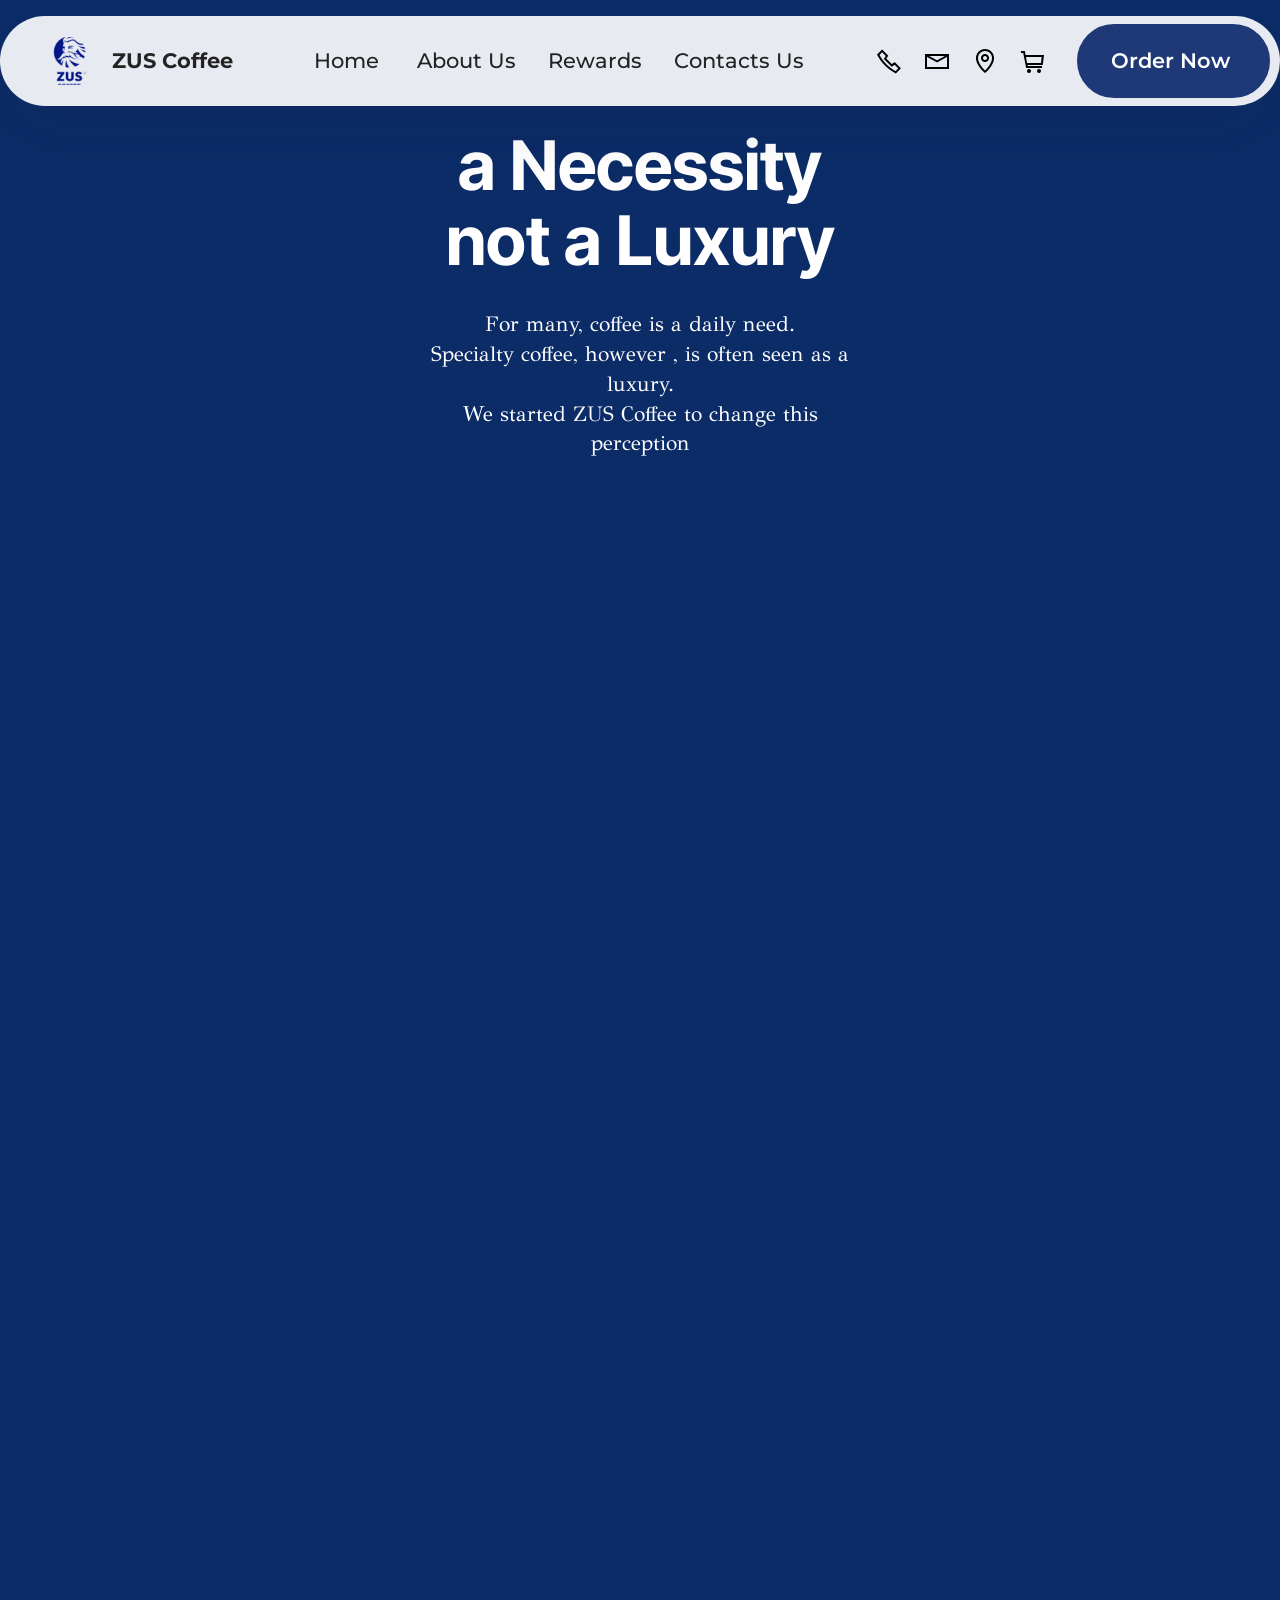
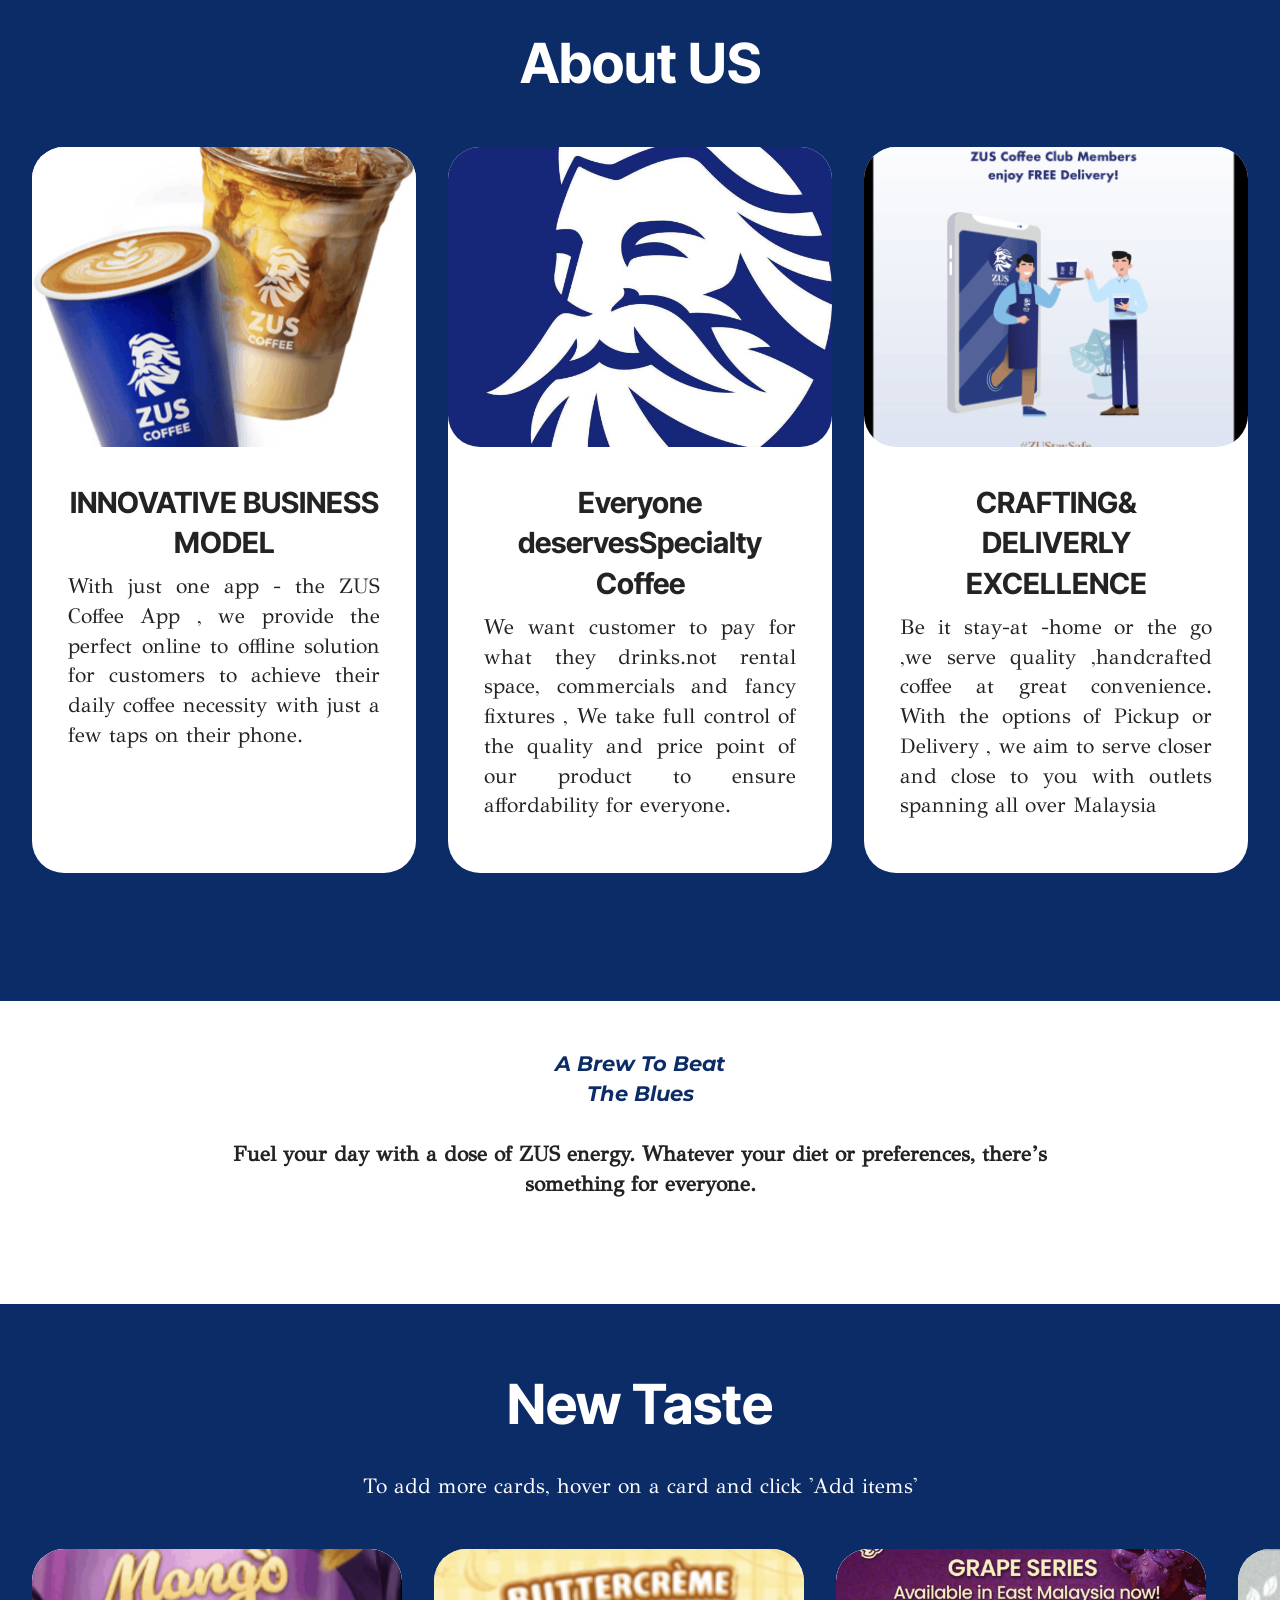
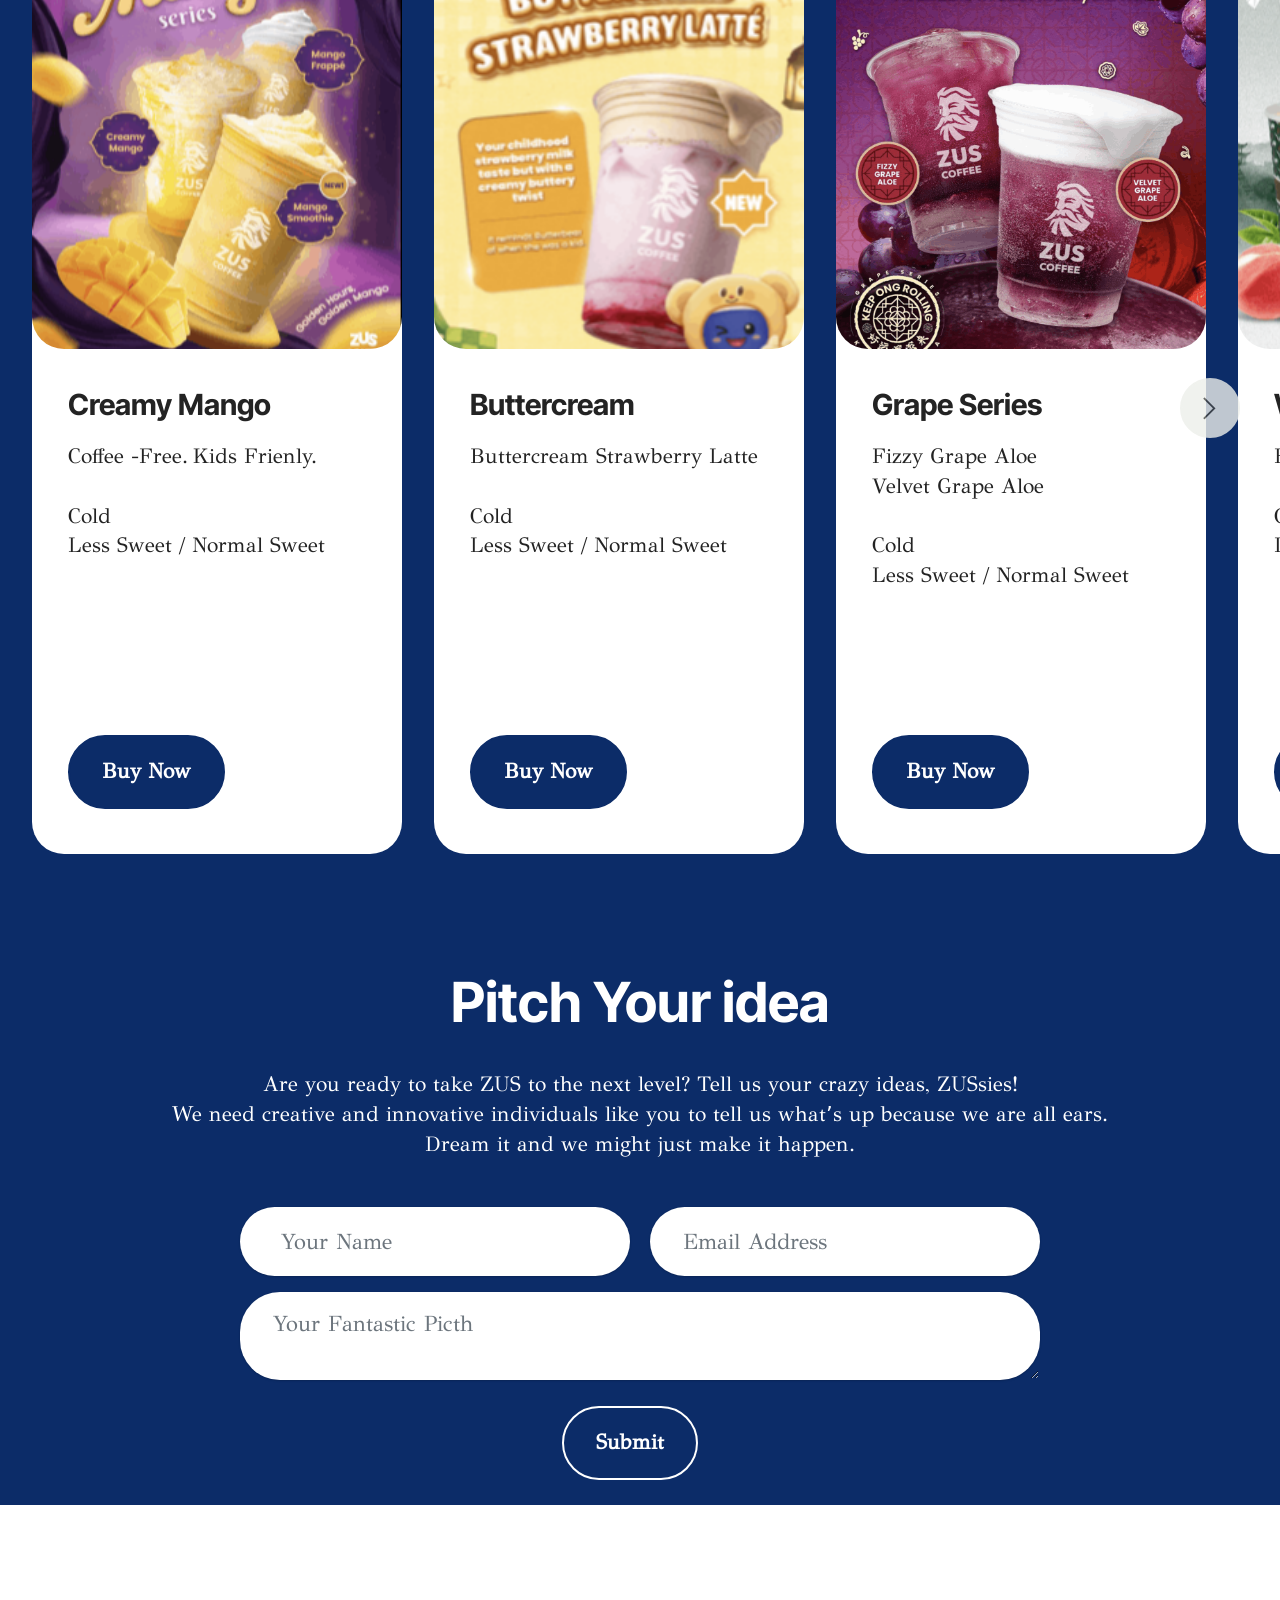
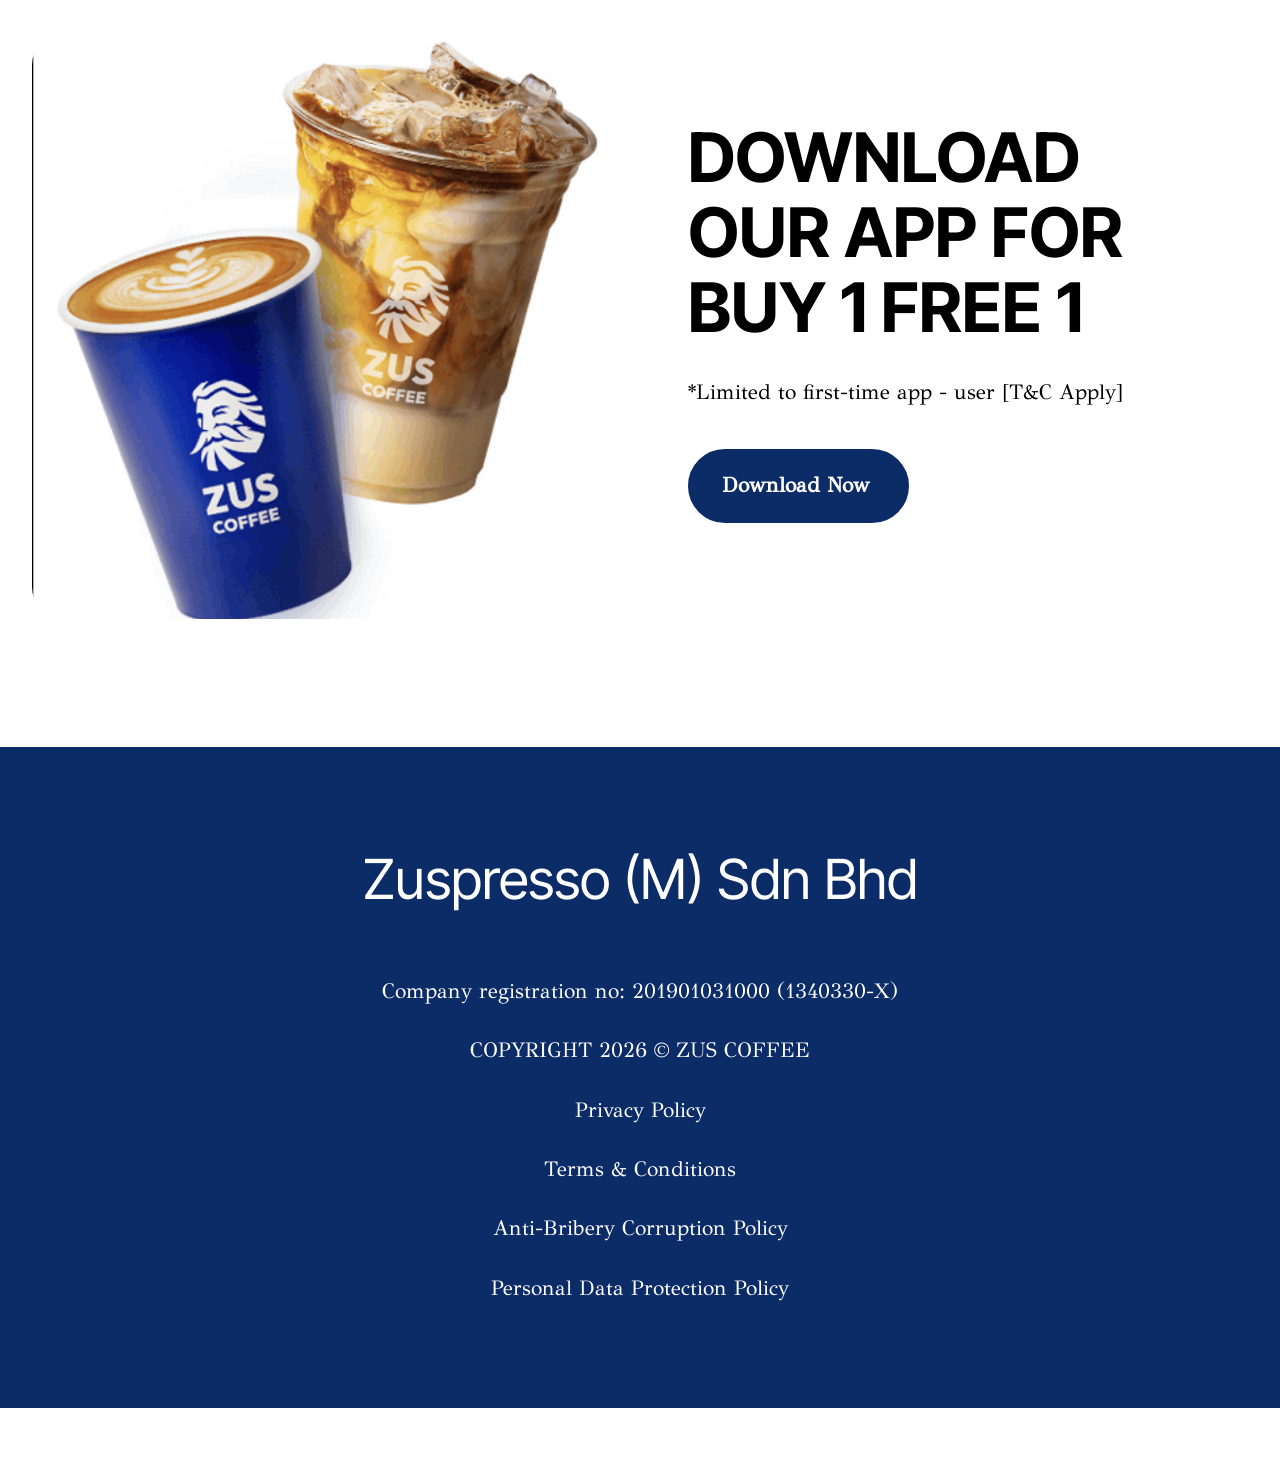
<file: index.html>
<!DOCTYPE html>
<html  >
<head>
  <!-- Site made with Mobirise Website Builder v6.1.12, https://mobirise.com -->
  <meta charset="UTF-8">
  <meta http-equiv="X-UA-Compatible" content="IE=edge">
  <meta name="generator" content="Mobirise v6.1.12, mobirise.com">
  <meta name="twitter:card" content="summary_large_image"/>
  <meta name="twitter:image:src" content="assets/images/index-meta.png">
  <meta property="og:image" content="assets/images/index-meta.png">
  <meta name="twitter:title" content="ZUSCoffee Outlet | Open  9:00 am Until  10:00pm">
  <meta name="viewport" content="width=device-width, initial-scale=1, minimum-scale=1">
  <link rel="shortcut icon" href="assets/images/e688aae5b18f2026-04-0620e4b88ae58d88115339-picsart-backgroundremover-97x95.png" type="image/x-icon">
  <meta name="description" content="">
  
  
  <title>ZUSCoffee Outlet | Open  9:00 am Until  10:00pm</title>
  <link rel="stylesheet" href="assets/web/assets/mobirise-icons2/mobirise2.css">
  <link rel="stylesheet" href="assets/bootstrap/css/bootstrap.min.css">
  <link rel="stylesheet" href="assets/animatecss/animate.css">
  <link rel="stylesheet" href="assets/dropdown/css/style.css">
  <link rel="stylesheet" href="assets/theme/css/style.css">
  <link rel="preload" href="https://fonts.googleapis.com/css?family=Inter+Tight:100,200,300,400,500,600,700,800,900,100i,200i,300i,400i,500i,600i,700i,800i,900i&display=swap" as="style" onload="this.onload=null;this.rel='stylesheet'">
  <noscript><link rel="stylesheet" href="https://fonts.googleapis.com/css?family=Inter+Tight:100,200,300,400,500,600,700,800,900,100i,200i,300i,400i,500i,600i,700i,800i,900i&display=swap"></noscript>
  <link rel="preload" href="https://fonts.googleapis.com/css?family=GFS+Didot:400&display=swap" as="style" onload="this.onload=null;this.rel='stylesheet'">
  <noscript><link rel="stylesheet" href="https://fonts.googleapis.com/css?family=GFS+Didot:400&display=swap"></noscript>
  <link rel="preload" href="https://fonts.googleapis.com/css?family=Montserrat:100,200,300,400,500,600,700,800,900,100i,200i,300i,400i,500i,600i,700i,800i,900i&display=swap" as="style" onload="this.onload=null;this.rel='stylesheet'">
  <noscript><link rel="stylesheet" href="https://fonts.googleapis.com/css?family=Montserrat:100,200,300,400,500,600,700,800,900,100i,200i,300i,400i,500i,600i,700i,800i,900i&display=swap"></noscript>
  <link rel="preload" as="style" href="assets/mobirise/css/mbr-additional.css?v=y0jFDf"><link rel="stylesheet" href="assets/mobirise/css/mbr-additional.css?v=y0jFDf" type="text/css">

  
  
  
</head>
<body>
  
  <section data-bs-version="5.1" class="menu menu2 cid-tJS6tZXiPa" once="menu" id="menu02-0">
	

	<nav class="navbar navbar-dropdown navbar-fixed-top navbar-expand-lg">
		<div class="container">
			<div class="navbar-brand">
				<span class="navbar-logo">
					<a href="https://mobirise.com">
						<img src="assets/images/e688aae5b18f2026-04-0620e4b88ae58d88115339-picsart-backgroundremover-97x95.png" alt="Mobirise Website Builder" style="height: 3rem;">
					</a>
				</span>
				<span class="navbar-caption-wrap"><a class="navbar-caption text-black text-primary display-4" href="index.html">ZUS Coffee</a></span>
			</div>
			<button class="navbar-toggler" type="button" data-toggle="collapse" data-bs-toggle="collapse" data-target="#navbarSupportedContent" data-bs-target="#navbarSupportedContent" aria-controls="navbarNavAltMarkup" aria-expanded="false" aria-label="Toggle navigation">
				<div class="hamburger">
					<span></span>
					<span></span>
					<span></span>
					<span></span>
				</div>
			</button>
			<div class="collapse navbar-collapse" id="navbarSupportedContent">
				<ul class="navbar-nav nav-dropdown" data-app-modern-menu="true"><li class="nav-item">
						<a class="nav-link link text-black text-primary display-4" href="index.html">Home&nbsp;</a>
					</li><li class="nav-item"><a class="nav-link link text-black text-primary display-4" href="page3.html">About Us</a></li>
					<li class="nav-item">
						<a class="nav-link link text-black text-primary display-4" href="html.html" aria-expanded="false">Rewards</a>
					</li>
					<li class="nav-item">
						<a class="nav-link link text-black text-primary display-4" href="ZUSCOFFEE Contact us.html">Contacts Us</a>
					</li></ul>
				<div class="icons-menu">
					<a class="iconfont-wrapper" href="https://mobiri.se">
						<span class="p-2 mbr-iconfont mobi-mbri-phone mobi-mbri"></span>
					</a>
					<a class="iconfont-wrapper" href="https://mobiri.se">
						<span class="p-2 mbr-iconfont mobi-mbri-letter mobi-mbri"></span>
					</a>
					<a class="iconfont-wrapper" href="https://mobiri.se">
						<span class="p-2 mbr-iconfont mobi-mbri-map-pin mobi-mbri"></span>
					</a>
					<a class="iconfont-wrapper" href="https://mobiri.se">
						<span class="p-2 mbr-iconfont mobi-mbri-shopping-cart mobi-mbri"></span>
					</a>
				</div>
				<div class="navbar-buttons mbr-section-btn"><a class="btn btn-warning display-4" href="index.html#features017-2a">Order Now&nbsp;</a></div>
			</div>
		</div>
	</nav>
</section>

<section data-bs-version="5.1" class="header7 cid-tLeaLmEeFr" id="header07-h">
  

  
  
  <div class="topbg"></div>
  <div class="align-center container">
    <div class="row justify-content-center">
      <div class="col-md-12 col-lg-9 mb-5">
        <h1 class="mbr-section-title mbr-fonts-style display-1"><strong>a Necessity</strong><div><strong>not a Luxury</strong></div></h1>
        <p class="mbr-text mbr-fonts-style mt-4 display-7">For many, coffee is a daily need.<br>Specialty coffee, however , is often seen as a<br>luxury.<br>We started ZUS Coffee to change this<br>perception<br></p>
        
      </div>
    </div>

    <div class="row justify-content-center">
      <div class="mbr-figure col-12 col-md-12"><iframe class="mbr-embedded-video" src="https://www.youtube.com/embed/llG2U8kDUhg?rel=0&amp;amp;mute=1&amp;showinfo=0&amp;autoplay=1&amp;loop=1&amp;playlist=llG2U8kDUhg" width="800" height="600" frameborder="0" allowfullscreen></iframe></div>
    </div>
  </div>
</section>

<section data-bs-version="5.1" class="features6 start cid-vfZ9Sdylt3" id="features06-25">
	
	
	<div class="container">
		<div class="row justify-content-center">
			<div class="col-12 content-head">
				<div class="mbr-section-head mb-5">
					<h4 class="mbr-section-title mbr-fonts-style align-center mb-0 display-2"><strong>About US</strong></h4>
					
					
				</div>
			</div>
		</div>
		<div class="row">
			<div class="item features-image col-12 col-md-6 col-lg-4">
				<div class="item-wrapper">
					<div class="item-img">
						<img src="assets/images/e688aae5b18f2026-04-0620e4b88be58d881.56.00-704x697.png" alt="Mobirise Website Builder">
					</div>
					<div class="item-content">
						<h4 class="item-title mbr-fonts-style display-5"><strong>INNOVATIVE BUSINESS MODEL</strong></h4>
						<p class="mbr-text mbr-fonts-style display-7">With just one app - the ZUS Coffee App , we provide the perfect online to offline solution for customers to achieve their daily coffee necessity with just a few taps on their phone.</p>
						
					</div>
				</div>
			</div>
			<div class="item features-image col-12 col-md-6 col-lg-4">
				<div class="item-wrapper">
					<div class="item-img">
						<img src="assets/images/657597176-1262745966005105-7174771641250767038-n-704x704.jpg" alt="Mobirise Website Builder">
					</div>
					<div class="item-content">
						<h4 class="item-title mbr-fonts-style display-5"><strong>Everyone deservesSpecialty Coffee</strong></h4>
						<p class="mbr-text mbr-fonts-style display-7">We want customer to pay for what they drinks.not rental space, commercials and fancy fixtures , We take full control of the quality and price point of our product to ensure affordability for everyone.</p>
						
					</div>
				</div>
			</div>
			<div class="item features-image col-12 col-md-6 col-lg-4">
				<div class="item-wrapper">
					<div class="item-img">
						<img src="assets/images/e688aae5b18f2026-04-0620e4b88be58d882.40.40-704x440.png" alt="Mobirise Website Builder">
					</div>
					<div class="item-content">
						<h4 class="item-title mbr-fonts-style display-5"><strong>CRAFTING&amp; DELIVERLY EXCELLENCE</strong></h4>
						<p class="mbr-text mbr-fonts-style display-7">Be it stay-at -home or the go ,we serve quality ,handcrafted coffee at great convenience. With the options of Pickup or Delivery , we aim to serve closer and close to you with outlets spanning all over Malaysia</p>
						
					</div>
				</div>
			</div>
		</div>
	</div>
</section>

<section data-bs-version="5.1" class="article11 cid-vfZh8MhtPF" id="article11-2e">
    

    
    
    <div class="container-fluid">
        <div class="row justify-content-center">
            <div class="title col-md-12 col-lg-9">
                <h3 class="mbr-section-title mbr-fonts-style align-center mt-0 mb-0 display-4"><em><strong>A Brew To Beat<br>The Blues</strong></em></h3>
                <h4 class="mbr-section-subtitle align-center mbr-fonts-style mt-4 display-7"><strong>Fuel your day with a dose of ZUS energy. Whatever your diet or preferences, there’s something for everyone.</strong></h4>
                
            </div>
        </div>
    </div>
</section>

<section data-bs-version="5.1" class="features017 mbr-embla cid-vfZeNmjcC7" id="features017-2a">
	
	
	<div class="position-relative">
		<div class="container-fluid">
			<div class="row justify-content-center">
				<div class="col-12 content-head">
					<div class="mbr-section-head mb-5">
						<h4 class="mbr-section-title mbr-fonts-style align-center mb-0 display-2"><strong>New Taste</strong></h4>
						<h5 class="mbr-section-subtitle mbr-fonts-style align-center mb-0 mt-4 display-7">
							To add more cards, hover on a card and click 'Add items'
						</h5>
					</div>
				</div>
			</div>
		</div>

		<div class="embla" data-skip-snaps="true" data-align="center" data-contain-scroll="trimSnaps" data-auto-play-interval="5" data-draggable="true">
			<div class="embla__viewport container-fluid">
				<div class="embla__container">
					
					
					<div class="embla__slide slider-image item active" style="margin-left: 1rem; margin-right: 1rem;">
						<div class="slide-content">
							<div class="item-img">
								<div class="item-wrapper">
									<img src="assets/images/e688aae5b18f2026-04-0620e4b88be58d882.26.43-600x375.png" alt="Mobirise Website Builder" title="" data-slide-to="0" data-bs-slide-to="0">
								</div>
							</div>
							<div class="item-content">
								<h5 class="item-title mbr-fonts-style display-5"><strong>Creamy Mango</strong></h5>
								
								<p class="mbr-text mbr-fonts-style mt-3 display-7">Coffee -Free.&nbsp;Kids Frienly.  &nbsp; &nbsp; &nbsp; &nbsp; &nbsp; &nbsp;<br>Cold<br>Less Sweet / Normal Sweet<br><br>&nbsp; &nbsp; &nbsp; &nbsp; &nbsp; &nbsp; &nbsp; &nbsp; &nbsp;</p>
							</div>
							<div class="mbr-section-btn item-footer mt-2"><a href="" class="btn item-btn btn-primary display-7" target="_blank">Buy Now</a></div>
						</div>
					</div><div class="embla__slide slider-image item" style="margin-left: 1rem; margin-right: 1rem;">
						<div class="slide-content">
							<div class="item-img">
								<div class="item-wrapper">
									<img src="assets/images/e688aae5b18f2026-04-0620e4b88be58d882.29.01-529x331.png" alt="Mobirise Website Builder" title="" data-slide-to="1" data-bs-slide-to="1">
								</div>
							</div>
							<div class="item-content">
								<h5 class="item-title mbr-fonts-style display-5"><strong>Buttercream</strong>&nbsp;</h5>
								
								<p class="mbr-text mbr-fonts-style mt-3 display-7">Buttercream Strawberry Latte&nbsp;&nbsp;<br><br>Cold<br>Less Sweet / Normal Sweet</p>
							</div>
							<div class="mbr-section-btn item-footer mt-2"><a href="" class="btn item-btn btn-primary display-7" target="_blank">Buy Now</a></div>
						</div>
					</div><div class="embla__slide slider-image item" style="margin-left: 1rem; margin-right: 1rem;">
						<div class="slide-content">
							<div class="item-img">
								<div class="item-wrapper">
									<img src="assets/images/e688aae5b18f2026-04-0620e4b88be58d882.31.03-1200x750.png" alt="Mobirise Website Builder" title="" data-slide-to="2" data-bs-slide-to="2">
								</div>
							</div>
							<div class="item-content">
								<h5 class="item-title mbr-fonts-style display-5"><strong>Grape Series</strong></h5>
								
								<p class="mbr-text mbr-fonts-style mt-3 display-7">Fizzy Grape Aloe<br>Velvet Grape Aloe<br><br>Cold <br>Less Sweet / Normal Sweet&nbsp;&nbsp;<br><br>&nbsp;<br><br>&nbsp; &nbsp; &nbsp; &nbsp; &nbsp; &nbsp; &nbsp; &nbsp; &nbsp; &nbsp; &nbsp; &nbsp; &nbsp; &nbsp; &nbsp; &nbsp; &nbsp; &nbsp; &nbsp; &nbsp; &nbsp; &nbsp; &nbsp; &nbsp; &nbsp;&nbsp;</p>
							</div>
							<div class="mbr-section-btn item-footer mt-2"><a href="" class="btn item-btn btn-primary display-7" target="_blank">Buy Now</a></div>
						</div>
					</div>
					
					
					
					<div class="embla__slide slider-image item" style="margin-left: 1rem; margin-right: 1rem;">
						<div class="slide-content">
							<div class="item-img">
								<div class="item-wrapper">
									<img src="assets/images/e688aae5b18f2026-04-0620e4b88be58d882.36.21-600x375.png" alt="Mobirise Website Builder" title="" data-slide-to="5" data-bs-slide-to="5">
								</div>
							</div>
							<div class="item-content">
								<h5 class="item-title mbr-fonts-style display-5"><strong>White Peach Oolong</strong></h5>
								
								<p class="mbr-text mbr-fonts-style mt-3 display-7">Fresh Mlik &amp; Peach&nbsp;<br><br>Cold/Hot<br>Less Sweet / Normal Sweet&nbsp; &nbsp; &nbsp; &nbsp; &nbsp; &nbsp; &nbsp; &nbsp; &nbsp; &nbsp; &nbsp; &nbsp; &nbsp; &nbsp; &nbsp; &nbsp; &nbsp; &nbsp; &nbsp; &nbsp; &nbsp; &nbsp; &nbsp; &nbsp; &nbsp; &nbsp; &nbsp; &nbsp; &nbsp; &nbsp;&nbsp;</p>
							</div>
							<div class="mbr-section-btn item-footer mt-2"><a href="" class="btn item-btn btn-primary display-7" target="_blank">Buy Now</a></div>
						</div>
					</div>
					<div class="embla__slide slider-image item" style="margin-left: 1rem; margin-right: 1rem;">
					<div class="slide-content">
						<div class="item-img">
							<div class="item-wrapper">
								<img src="assets/images/e688aae5b18f2026-04-0620e4b88be58d882.38.17-600x375.png" alt="Mobirise Website Builder" title="" data-slide-to="8" data-bs-slide-to="8">
							</div>
						</div>
						<div class="item-content">
							<h5 class="item-title mbr-fonts-style display-5"><strong>ZUS Gula Melaka</strong></h5>
							
							<p class="mbr-text mbr-fonts-style mt-3 display-7">Fresh Gula Melaka.&nbsp; &nbsp; &nbsp; &nbsp; &nbsp;<br><br> Cold<br>Less Sweet / Normal Sweet</p>
						</div>
						<div class="mbr-section-btn item-footer mt-2"><a href="" class="btn item-btn btn-primary display-7" target="_blank">Buy Now</a></div>
					</div>
					</div>
				</div>
			</div>
			<button class="embla__button embla__button--prev">
				<span class="mobi-mbri mobi-mbri-arrow-prev mbr-iconfont" aria-hidden="true"></span>
				<span class="sr-only visually-hidden visually-hidden visually-hidden">Previous</span>
			</button>
			<button class="embla__button embla__button--next">
				<span class="mobi-mbri mobi-mbri-arrow-next mbr-iconfont" aria-hidden="true"></span>
				<span class="sr-only visually-hidden visually-hidden visually-hidden">Next</span>
			</button>
		</div>
	</div>
</section>

<section data-bs-version="5.1" class="form5 cid-tJS9pBcTSa" id="form02-6">
    
    
    <div class="container">
        <div class="mbr-section-head mb-5">
            <h3 class="mbr-section-title mbr-fonts-style align-center mb-0 display-2"><strong>Pitch Your idea</strong></h3>
            <h2 class="mbr-section-subtitle mbr-fonts-style align-center mb-0 mt-4 display-7">Are you ready to take ZUS to the next level? Tell us your crazy ideas, ZUSsies!<br> We need creative and innovative individuals like you to tell us whatʼs up because we are all ears. <br>Dream it and we might just make it happen.</h2>
        </div>
        <div class="row justify-content-center mt-4">
            <div class="col-lg-8 mx-auto mbr-form" data-form-type="formoid">
                <form action="https://mobirise.eu/" method="POST" class="mbr-form form-with-styler" data-form-title="Form Name"><input type="hidden" name="email" data-form-email="true" value="tr2URYKtbM7S8Cji25407UoLLUM/V3SMfhsIL+pImFlSICPLdLGlEg6azyDAUnGgaOg+SpmJ34oFVeU8dgo1mEuvzjWnM3/NLFS2zMgDRHp/mDaFim1JkEQvGj0pDUD2">
                    <div class="row">
                        <div hidden="hidden" data-form-alert="" class="alert alert-success col-12">Thanks for filling out the form!</div>
                        <div hidden="hidden" data-form-alert-danger="" class="alert alert-danger col-12">
                            Oops...! some problem!
                        </div>
                    </div>
                    <div class="dragArea row">
                        <div class="col-md col-sm-12 form-group mb-3" data-for="name">
                            <input type="text" name="name" placeholder=" Your Name" data-form-field="name" class="form-control" value="" id="name-form02-6">
                        </div>
                        <div class="col-md col-sm-12 form-group mb-3" data-for="email">
                            <input type="email" name="email" placeholder="Email Address" data-form-field="email" class="form-control" value="" id="email-form02-6">
                        </div>
                        
                        <div class="col-12 form-group mb-3" data-for="textarea">
                            <textarea name="textarea" placeholder="Your Fantastic Picth" data-form-field="textarea" class="form-control" id="textarea-form02-6"></textarea>
                        </div>
                        <div class="col-lg-12 col-md-12 col-sm-12 align-center mbr-section-btn"><button type="submit" class="btn btn-secondary-outline display-7">Submit</button></div>
                    </div>
                </form>
            </div>
        </div>
    </div>
</section>

<section data-bs-version="5.1" class="start article2 cid-vfZghOSd4T" id="article02-2c">
	

	
	

	<div class="container">
		<div class="row justify-content-center">
			<div class="col-12 col-md-12 col-lg-6 image-wrapper">
				<img class="w-100" src="assets/images/e688aae5b18f2026-04-0620e4b88be58d881.56.00-884x875.png" alt="Mobirise Website Builder">
			</div>
			<div class="col-12 col-md-12 col-lg">
				<div class="text-wrapper align-left">
					<h2 class="mbr-section-title mbr-fonts-style mb-4 display-1"><strong>DOWNLOAD OUR APP FOR BUY 1 FREE 1</strong></h2>
					<p class="mbr-text align-left mbr-fonts-style mb-4 display-7">*Limited to first-time app - user [T&amp;C Apply]</p>
					<div class="mbr-section-btn align-left mt-3"><a class="btn btn-primary display-7" href="https://mobiri.se">Download Now&nbsp;</a></div>
				</div>
			</div>
		</div>
	</div>
</section>

<section data-bs-version="5.1" class="article11 cid-vg55dXnrSD" id="article11-35">
    

    
    
    <div class="container">
        <div class="row justify-content-center">
            <div class="title col-md-12 col-lg-10">
                <h3 class="mbr-section-title mbr-fonts-style align-center mt-0 mb-0 display-2">Zuspresso (M) Sdn Bhd</h3>
                <h4 class="mbr-section-subtitle align-center mbr-fonts-style mt-4 display-7"><div><br></div><div>Company registration no: 201901031000 (1340330-X)</div><div><br></div><div>COPYRIGHT 2026 © ZUS COFFEE</div><div><br></div><div>Privacy Policy</div><div><br></div><div>Terms &amp; Conditions</div><div><br></div><div>Anti-Bribery Corruption Policy</div><div><br></div><div>Personal Data Protection Policy</div></h4>
                
            </div>
        </div>
    </div>
</section><section class="display-7" style="padding: 0;align-items: center;justify-content: center;flex-wrap: wrap;    align-content: center;display: flex;position: relative;height: 4rem;"><a href="https://mobiri.se/4654936" style="flex: 1 1;height: 4rem;position: absolute;width: 100%;z-index: 1;"><img alt="" style="height: 4rem;" src="[data-uri]"></a><p style="margin: 0;text-align: center;" class="display-7">&#8204;</p><a style="z-index:1" href="https://mobirise.com/builder/ai-website-generator.html">AI Website Generator</a></section><script src="assets/bootstrap/js/bootstrap.bundle.min.js"></script>  <script src="assets/smoothscroll/smooth-scroll.js"></script>  <script src="assets/ytplayer/index.js"></script>  <script src="assets/dropdown/js/navbar-dropdown.js"></script>  <script src="assets/embla/embla.min.js"></script>  <script src="assets/embla/script.js"></script>  <script src="assets/theme/js/script.js"></script>  <script src="assets/formoid/formoid.min.js"></script>  
  
  
  <input name="animation" type="hidden">
  </body>
</html>
</file>
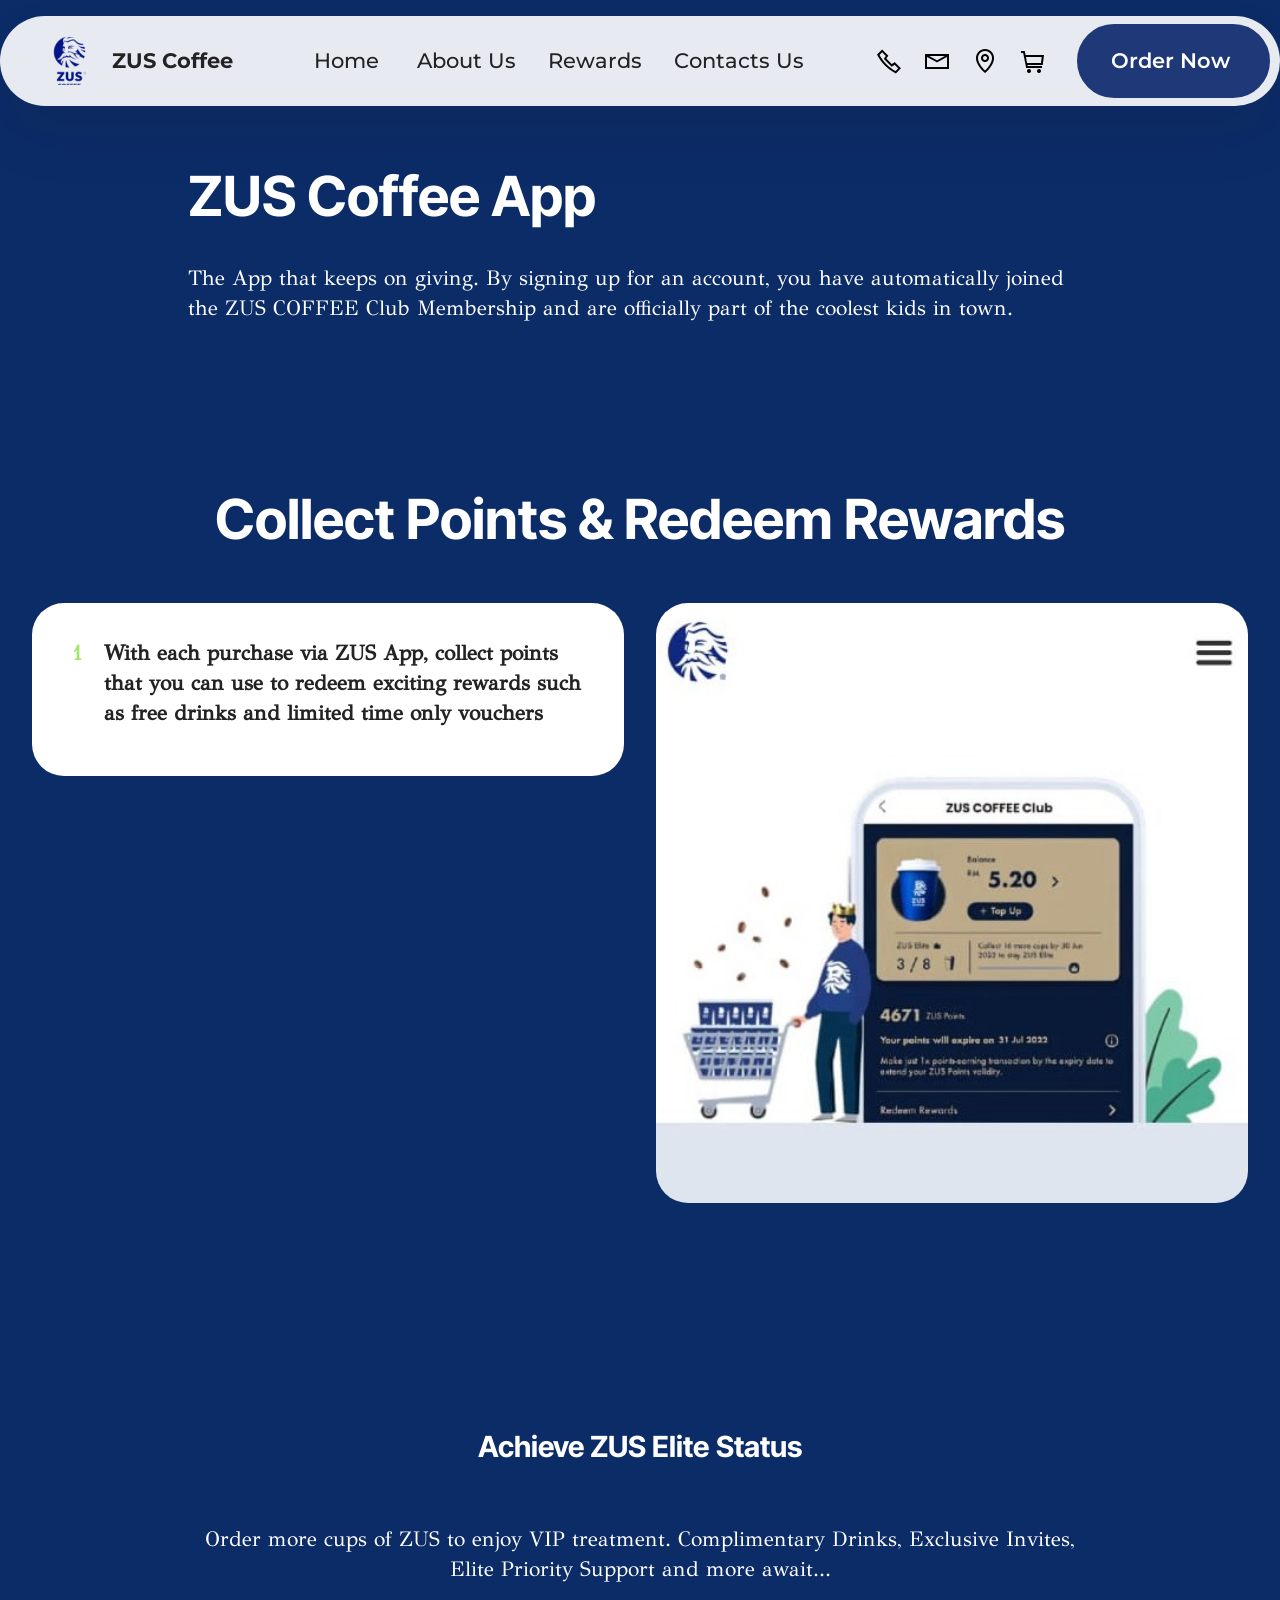
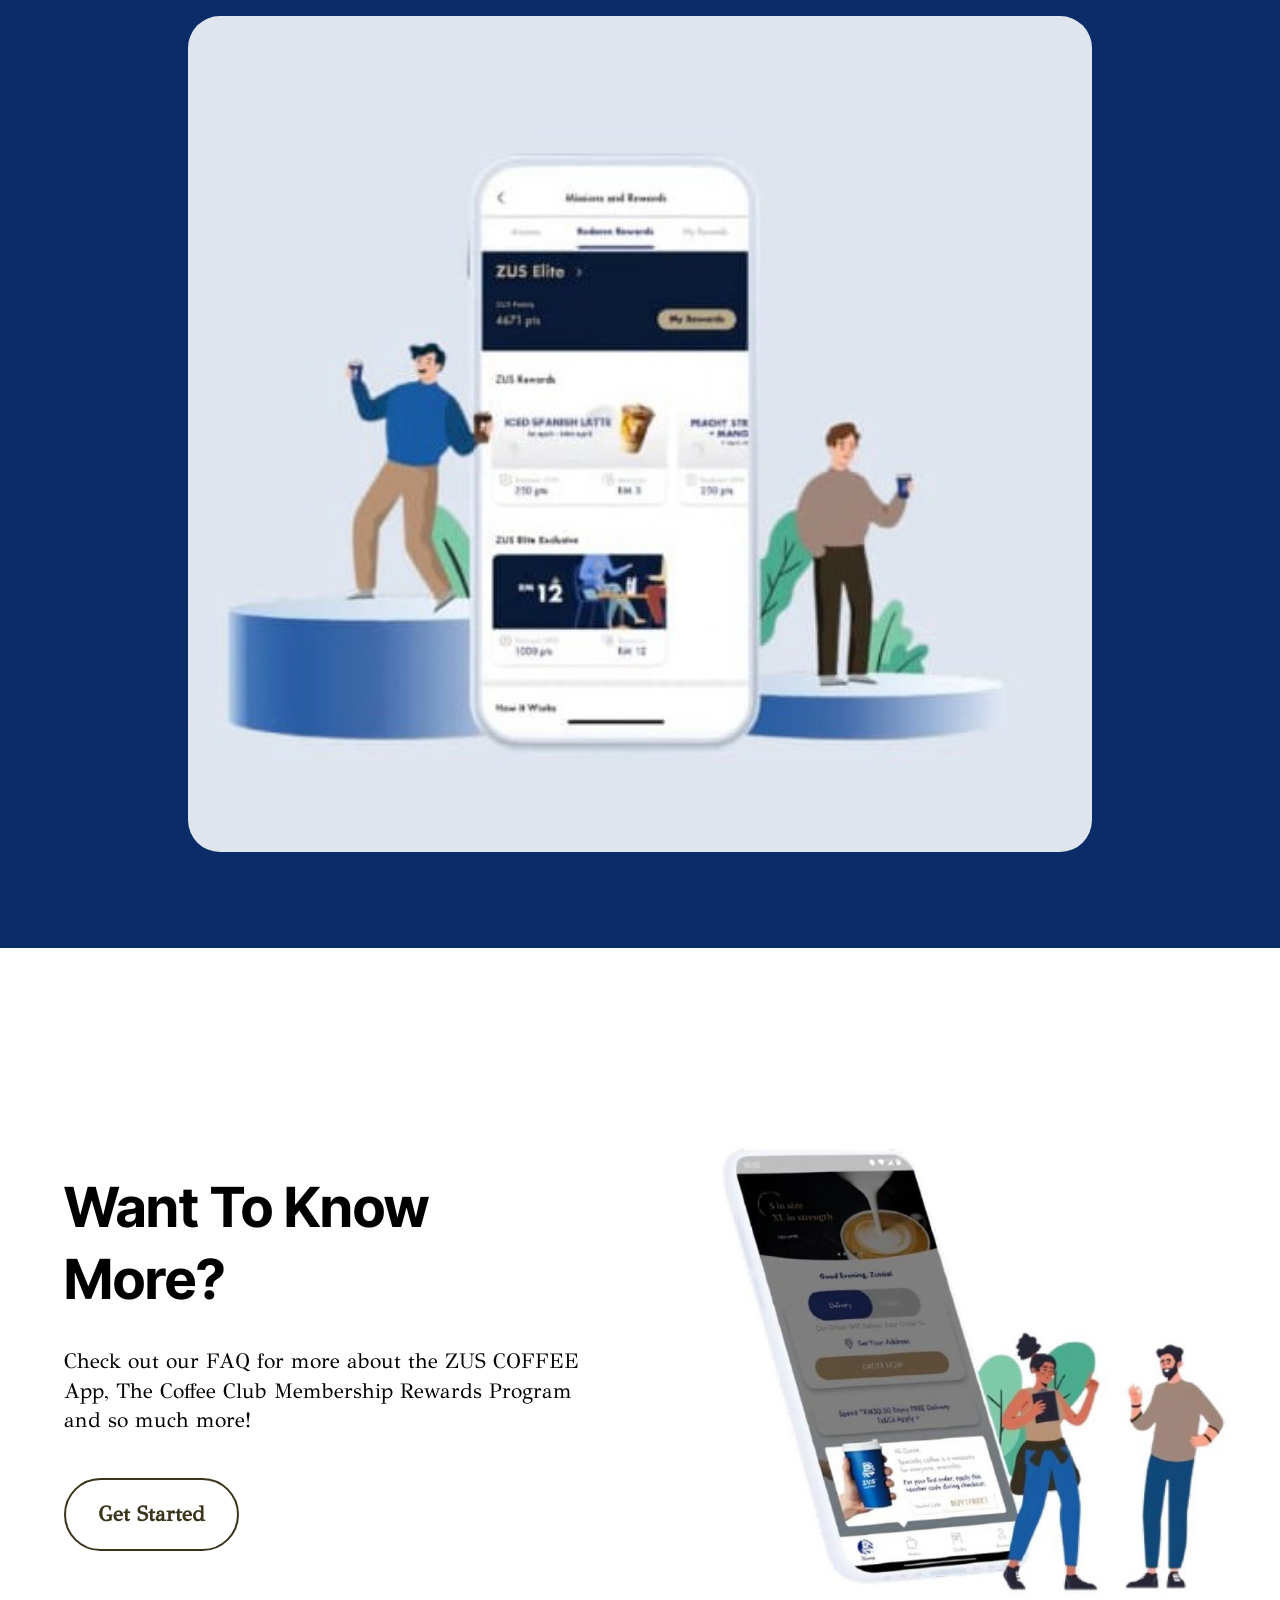
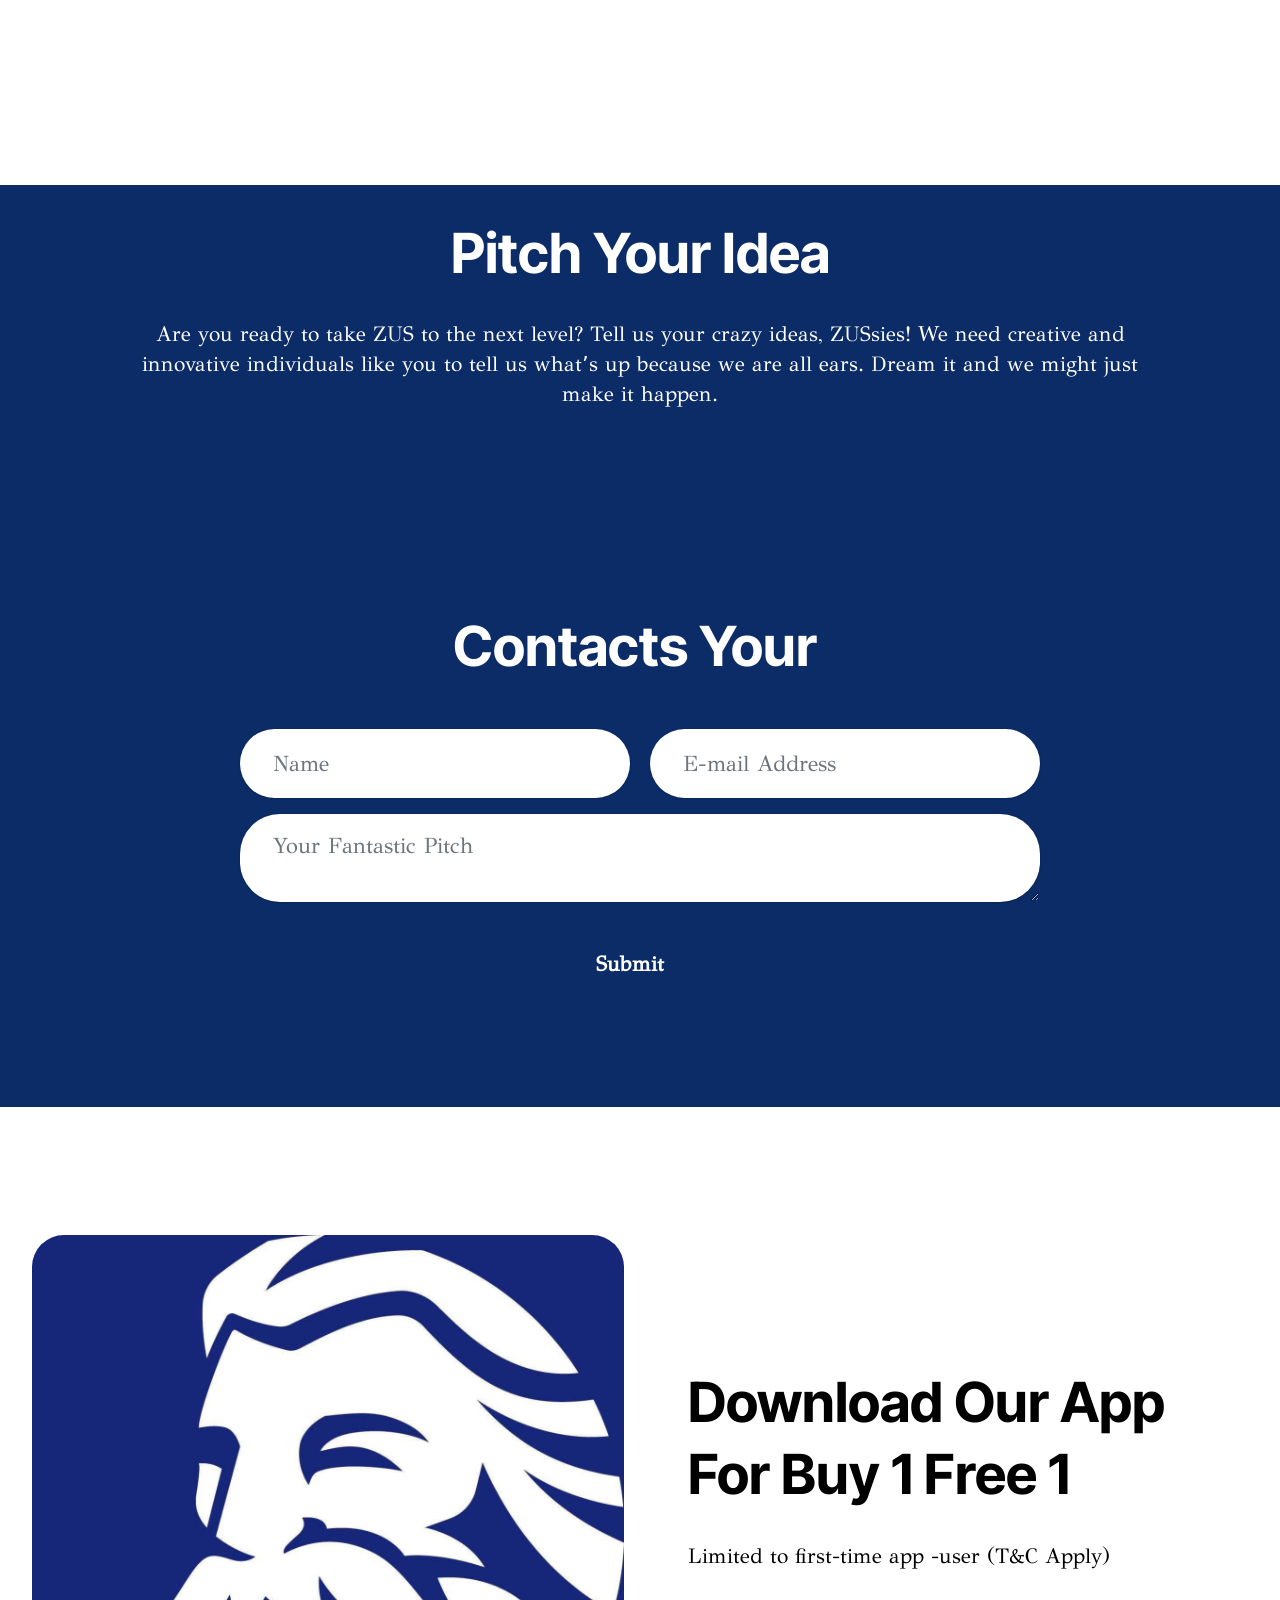
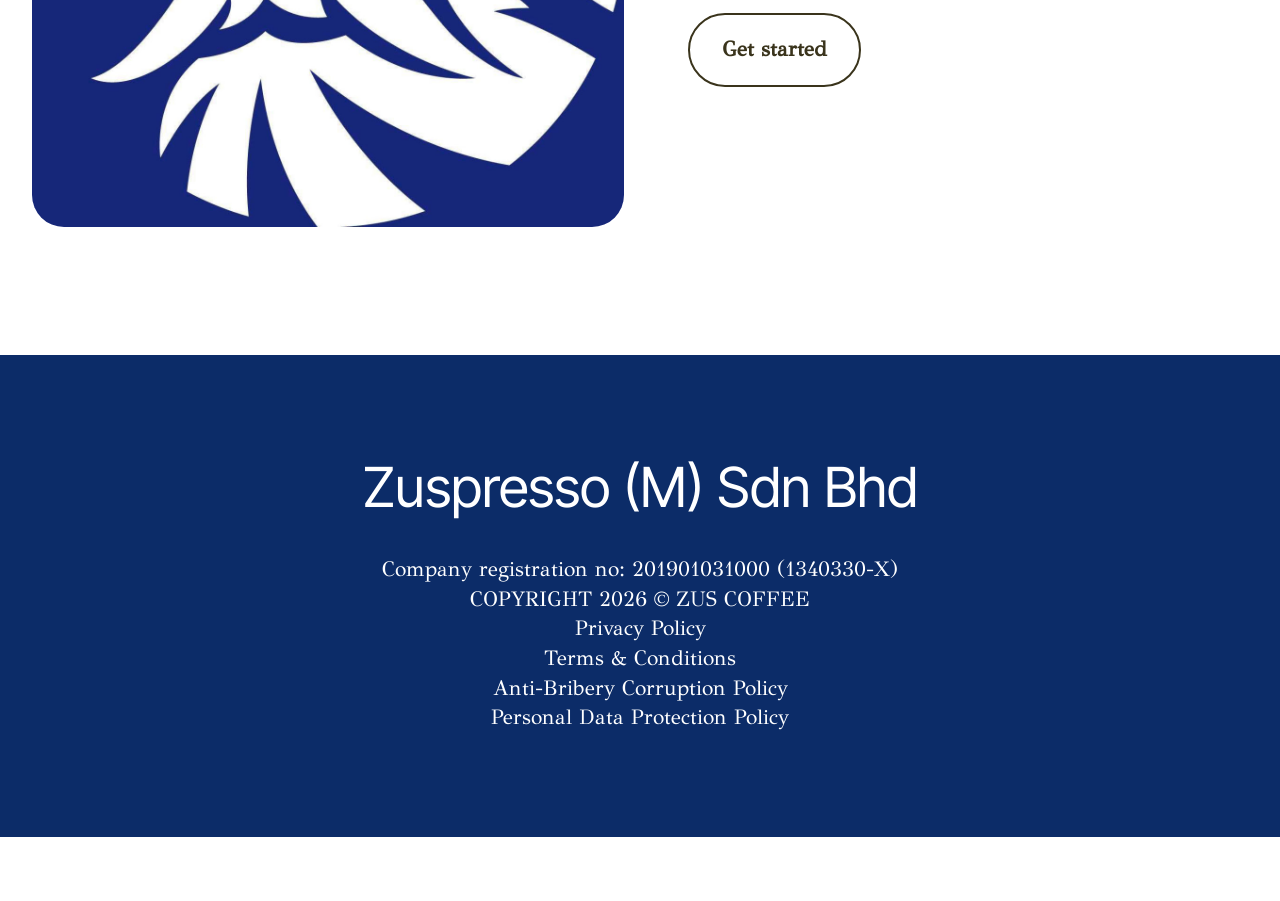
<file: html.html>
<!DOCTYPE html>
<html  >
<head>
  <!-- Site made with Mobirise Website Builder v6.1.12, https://mobirise.com -->
  <meta charset="UTF-8">
  <meta http-equiv="X-UA-Compatible" content="IE=edge">
  <meta name="generator" content="Mobirise v6.1.12, mobirise.com">
  <meta name="twitter:card" content="summary_large_image"/>
  <meta name="twitter:image:src" content="assets/images/html-meta.png">
  <meta property="og:image" content="assets/images/html-meta.png">
  <meta name="twitter:title" content="ZUS Coffee | Rewards">
  <meta name="viewport" content="width=device-width, initial-scale=1, minimum-scale=1">
  <link rel="shortcut icon" href="assets/images/e688aae5b18f2026-04-0620e4b88ae58d88115339-picsart-backgroundremover-97x95.png" type="image/x-icon">
  <meta name="description" content="">
  
  
  <title>ZUS Coffee | Rewards</title>
  <link rel="stylesheet" href="assets/web/assets/mobirise-icons2/mobirise2.css">
  <link rel="stylesheet" href="assets/bootstrap/css/bootstrap.min.css">
  <link rel="stylesheet" href="assets/animatecss/animate.css">
  <link rel="stylesheet" href="assets/dropdown/css/style.css">
  <link rel="stylesheet" href="assets/theme/css/style.css">
  <link rel="preload" href="https://fonts.googleapis.com/css?family=Inter+Tight:100,200,300,400,500,600,700,800,900,100i,200i,300i,400i,500i,600i,700i,800i,900i&display=swap" as="style" onload="this.onload=null;this.rel='stylesheet'">
  <noscript><link rel="stylesheet" href="https://fonts.googleapis.com/css?family=Inter+Tight:100,200,300,400,500,600,700,800,900,100i,200i,300i,400i,500i,600i,700i,800i,900i&display=swap"></noscript>
  <link rel="preload" href="https://fonts.googleapis.com/css?family=GFS+Didot:400&display=swap" as="style" onload="this.onload=null;this.rel='stylesheet'">
  <noscript><link rel="stylesheet" href="https://fonts.googleapis.com/css?family=GFS+Didot:400&display=swap"></noscript>
  <link rel="preload" href="https://fonts.googleapis.com/css?family=Montserrat:100,200,300,400,500,600,700,800,900,100i,200i,300i,400i,500i,600i,700i,800i,900i&display=swap" as="style" onload="this.onload=null;this.rel='stylesheet'">
  <noscript><link rel="stylesheet" href="https://fonts.googleapis.com/css?family=Montserrat:100,200,300,400,500,600,700,800,900,100i,200i,300i,400i,500i,600i,700i,800i,900i&display=swap"></noscript>
  <link rel="preload" as="style" href="assets/mobirise/css/mbr-additional.css?v=oUQKIX"><link rel="stylesheet" href="assets/mobirise/css/mbr-additional.css?v=oUQKIX" type="text/css">

  
  
  
</head>
<body>
  
  <section data-bs-version="5.1" class="menu menu2 cid-vfYKE1nDNU" once="menu" id="menu02-1u">
	

	<nav class="navbar navbar-dropdown navbar-fixed-top navbar-expand-lg">
		<div class="container">
			<div class="navbar-brand">
				<span class="navbar-logo">
					<a href="https://mobirise.com">
						<img src="assets/images/e688aae5b18f2026-04-0620e4b88ae58d88115339-picsart-backgroundremover-97x95.png" alt="Mobirise Website Builder" style="height: 3rem;">
					</a>
				</span>
				<span class="navbar-caption-wrap"><a class="navbar-caption text-black text-primary display-4" href="index.html">ZUS Coffee</a></span>
			</div>
			<button class="navbar-toggler" type="button" data-toggle="collapse" data-bs-toggle="collapse" data-target="#navbarSupportedContent" data-bs-target="#navbarSupportedContent" aria-controls="navbarNavAltMarkup" aria-expanded="false" aria-label="Toggle navigation">
				<div class="hamburger">
					<span></span>
					<span></span>
					<span></span>
					<span></span>
				</div>
			</button>
			<div class="collapse navbar-collapse" id="navbarSupportedContent">
				<ul class="navbar-nav nav-dropdown" data-app-modern-menu="true"><li class="nav-item">
						<a class="nav-link link text-black text-primary display-4" href="index.html">Home&nbsp;</a>
					</li><li class="nav-item"><a class="nav-link link text-black text-primary display-4" href="page3.html">About Us</a></li>
					<li class="nav-item">
						<a class="nav-link link text-black text-primary display-4" href="html.html" aria-expanded="false">Rewards</a>
					</li>
					<li class="nav-item">
						<a class="nav-link link text-black text-primary display-4" href="ZUSCOFFEE Contact us.html">Contacts Us</a>
					</li></ul>
				<div class="icons-menu">
					<a class="iconfont-wrapper" href="https://mobiri.se">
						<span class="p-2 mbr-iconfont mobi-mbri-phone mobi-mbri"></span>
					</a>
					<a class="iconfont-wrapper" href="https://mobiri.se">
						<span class="p-2 mbr-iconfont mobi-mbri-letter mobi-mbri"></span>
					</a>
					<a class="iconfont-wrapper" href="https://mobiri.se">
						<span class="p-2 mbr-iconfont mobi-mbri-map-pin mobi-mbri"></span>
					</a>
					<a class="iconfont-wrapper" href="https://mobiri.se">
						<span class="p-2 mbr-iconfont mobi-mbri-shopping-cart mobi-mbri"></span>
					</a>
				</div>
				<div class="navbar-buttons mbr-section-btn"><a class="btn btn-warning display-4" href="index.html#features017-2a">Order Now&nbsp;</a></div>
			</div>
		</div>
	</nav>
</section>

<section data-bs-version="5.1" class="article12 cid-vfZuPvaWC9" id="article12-2f">    
    
    <div class="container-fluid">
        <div class="row justify-content-center">
            <div class="col-md-12 col-lg-9">
                <h3 class="mbr-section-title mbr-fonts-style mb-4 mt-0 display-2"><strong>ZUS Coffee App</strong></h3>
                
                <p class="mbr-text mbr-fonts-style display-7">The App that keeps on giving. By signing up for an account, you have automatically joined the ZUS COFFEE Club Membership and are officially part of the coolest kids in town.</p>
            </div>
        </div>
    </div>
</section>

<section data-bs-version="5.1" class="features030 cid-vfZvuxN3ZI" id="features030-2h">
    
    
    
    <div class="container">
        <div class="row justify-content-center">
            <div class="col-md-12 content-head mb-5">
                <h1 class="mbr-section-title mbr-fonts-style mb-0 display-2"><strong>Collect Points &amp; Redeem Rewards</strong></h1>
                
            </div>
        </div>
        <div class="row justify-content-center  blockContent">
            <div class="col-12 col-lg">
                <div class="item-wrapper align-left">
                    <div class="mbr-text counter-container mbr-fonts-style display-7">
                        <ol>
                            <li><strong>With each purchase via ZUS App, collect points that you can use to redeem exciting rewards such as free drinks and limited time only vouchers</strong></li>
                        </ol>
                    </div>
                </div>
            </div>
            <div class="col-12 col-lg-6">
                <div class="image-wrapper mb-4">
                    <img class="w-100" src="assets/images/whatsapp20image202026-04-0620at2014.50.52-540x1206.jpeg" alt="Mobirise Website Builder">
                </div>
            </div>

        </div>
    </div>
</section>

<section data-bs-version="5.1" class="image3 cid-vfZy6ro4Wt" id="image03-2j">
  

  
  

  <div class="container">
    <div class="row justify-content-center">
      <div class="col-12 col-lg-9">
        <h4 class="mbr-description mbr-fonts-style mb-3 align-center display-5"><strong>Achieve ZUS Elite</strong> <strong>Status</strong><div><br></div></h4>
        <p class="mbr-description mbr-fonts-style mb-4 align-center display-7">Order more cups of ZUS to enjoy VIP treatment. Complimentary Drinks, Exclusive Invites, Elite Priority Support and more await...</p>
        <div class="image-wrapper">
          <img class="w-100" src="assets/images/whatsapp20image202026-04-0620at2015.00.08-540x1206.jpeg" alt="Mobirise Website Builder">
        </div>
      </div>
    </div>
  </div>
</section>

<section data-bs-version="5.1" class="start article4 cid-vfZz3bf4iU" id="article04-2l">
	

	
	

	<div class="container">
		<div class="row justify-content-center">
			<div class="col-12 col-md-12 col-lg-6 image-wrapper">
				<img class="w-100" src="assets/images/whatsapp20image202026-04-0620at2015.02.09-1080x1060.jpeg" alt="Mobirise Website Builder">
			</div>
			<div class="col-12 col-md-12 col-lg">
				<div class="text-wrapper align-left">
					<h1 class="mbr-section-title mbr-fonts-style mb-4 display-2"><strong>Want To Know More?</strong></h1>
					<p class="mbr-text mbr-fonts-style mb-4 display-7">Check out our FAQ for more about the ZUS COFFEE App, The Coffee Club Membership Rewards Program and so much more!</p>
					<div class="mbr-section-btn mt-3"><a class="btn btn-lg btn-success-outline display-7" href="https://mobiri.se">Get Started</a></div>
				</div>
			</div>
		</div>
	</div>
</section>

<section data-bs-version="5.1" class="article11 cid-vg486S67rk" id="article11-2n">
    

    
    
    <div class="container">
        <div class="row justify-content-center">
            <div class="title col-md-12 col-lg-10">
                <h3 class="mbr-section-title mbr-fonts-style align-center mt-0 mb-0 display-2"><strong>Pitch Your Idea</strong></h3>
                <h4 class="mbr-section-subtitle align-center mbr-fonts-style mt-4 display-7">Are you ready to take ZUS to the next level? Tell us your crazy ideas, ZUSsies! We need creative and innovative individuals like you to tell us whatʼs up because we are all ears. Dream it and we might just make it happen.</h4>
                
            </div>
        </div>
    </div>
</section>

<section data-bs-version="5.1" class="form5 cid-vg49SQzVA9" id="form02-2o">
    
    
    <div class="container">
        <div class="row justify-content-center">
            <div class="col-12 content-head">
                <div class="mbr-section-head mb-5">
                    <h3 class="mbr-section-title mbr-fonts-style align-center mb-0 display-2">
                        <strong>Contacts Your&nbsp;</strong></h3>
                    
                </div>
            </div>
        </div>
        <div class="row justify-content-center">
            <div class="col-lg-8 mx-auto mbr-form" data-form-type="formoid">
                <form action="https://mobirise.eu/" method="POST" class="mbr-form form-with-styler" data-form-title="Form Name"><input type="hidden" name="email" data-form-email="true" value="Gg88X3S8l/fCRhOxzE0jFp3pOTr1dwK8I+ngO39A1tV734IQ5ihVHotYk3ldZD4tfeQJXEwkunTJGfsVErxoMsAHVS9LR9G+AHfRn6CJ7GsT6yJqn/NF/SNoGhkPmzpQ">
                    <div class="row">
                        <div hidden="hidden" data-form-alert="" class="alert alert-success col-12">Thanks for filling out the form!</div>
                        <div hidden="hidden" data-form-alert-danger="" class="alert alert-danger col-12">
                            Oops...! some problem!
                        </div>
                    </div>
                    <div class="dragArea row">
                        <div class="col-md col-sm-12 form-group mb-3" data-for="name">
                            <input type="text" name="name" placeholder="Name" data-form-field="name" class="form-control" value="" id="name-form02-2o">
                        </div>
                        <div class="col-md col-sm-12 form-group mb-3" data-for="email">
                            <input type="email" name="email" placeholder="E-mail Address" data-form-field="email" class="form-control" value="" id="email-form02-2o">
                        </div>
                        
                        <div class="col-12 form-group mb-3" data-for="textarea">
                            <textarea name="textarea" placeholder="Your Fantastic Pitch" data-form-field="textarea" class="form-control" id="textarea-form02-2o"></textarea>
                        </div>
                        <div class="col-lg-12 col-md-12 col-sm-12 align-center mbr-section-btn"><button type="submit" class="btn btn-primary display-7">Submit</button></div>
                    </div>
                </form>
            </div>
        </div>
    </div>
</section>

<section data-bs-version="5.1" class="start article2 cid-vg4IRiDDgn" id="article02-31">
	

	
	

	<div class="container">
		<div class="row justify-content-center">
			<div class="col-12 col-md-12 col-lg-6 image-wrapper">
				<img class="w-100" src="assets/images/657597176-1262745966005105-7174771641250767038-n-1256x1256.jpg" alt="Mobirise Website Builder">
			</div>
			<div class="col-12 col-md-12 col-lg">
				<div class="text-wrapper align-left">
					<h1 class="mbr-section-title mbr-fonts-style mb-4 display-2"><strong>Download Our App For Buy 1 Free 1&nbsp;</strong></h1>
					<p class="mbr-text align-left mbr-fonts-style mb-4 display-7">Limited to first-time app -user (T&amp;C Apply)</p>
					<div class="mbr-section-btn align-left mt-3"><a class="btn btn-success-outline display-7" href="https://mobiri.se">Get started</a></div>
				</div>
			</div>
		</div>
	</div>
</section>

<section data-bs-version="5.1" class="article11 cid-vg4WiBDw35" id="article11-32">
    

    
    
    <div class="container">
        <div class="row justify-content-center">
            <div class="title col-md-12 col-lg-10">
                <h3 class="mbr-section-title mbr-fonts-style align-center mt-0 mb-0 display-2">Zuspresso (M) Sdn Bhd</h3>
                <h4 class="mbr-section-subtitle align-center mbr-fonts-style mt-4 display-7"><div><span style="font-size: calc(1.14rem + 0.26 * ((100vw - 62rem) / 25));">Company registration no: 201901031000 (1340330-X)</span><br></div><div><span style="font-size: calc(1.14rem + 0.26 * ((100vw - 62rem) / 25));">COPYRIGHT 2026 © ZUS COFFEE</span><br></div><div><span style="font-size: calc(1.14rem + 0.26 * ((100vw - 62rem) / 25));">Privacy Policy</span><br></div><div><span style="font-size: calc(1.14rem + 0.26 * ((100vw - 62rem) / 25));">Terms &amp; Conditions</span><br></div><div><span style="font-size: calc(1.14rem + 0.26 * ((100vw - 62rem) / 25));">Anti-Bribery Corruption Policy</span><br></div><div><span style="font-size: calc(1.14rem + 0.26 * ((100vw - 62rem) / 25));">Personal Data Protection Policy</span><br></div></h4>
                
            </div>
        </div>
    </div>
</section><section class="display-7" style="padding: 0;align-items: center;justify-content: center;flex-wrap: wrap;    align-content: center;display: flex;position: relative;height: 4rem;"><a href="https://mobiri.se/4654936" style="flex: 1 1;height: 4rem;position: absolute;width: 100%;z-index: 1;"><img alt="" style="height: 4rem;" src="[data-uri]"></a><p style="margin: 0;text-align: center;" class="display-7">&#8204;</p><a style="z-index:1" href="https://mobirise.com/offline-website-builder.html">Offline Website Software</a></section><script src="assets/bootstrap/js/bootstrap.bundle.min.js"></script>  <script src="assets/smoothscroll/smooth-scroll.js"></script>  <script src="assets/ytplayer/index.js"></script>  <script src="assets/dropdown/js/navbar-dropdown.js"></script>  <script src="assets/theme/js/script.js"></script>  <script src="assets/formoid/formoid.min.js"></script>  
  
  
  <input name="animation" type="hidden">
  </body>
</html>
</file>
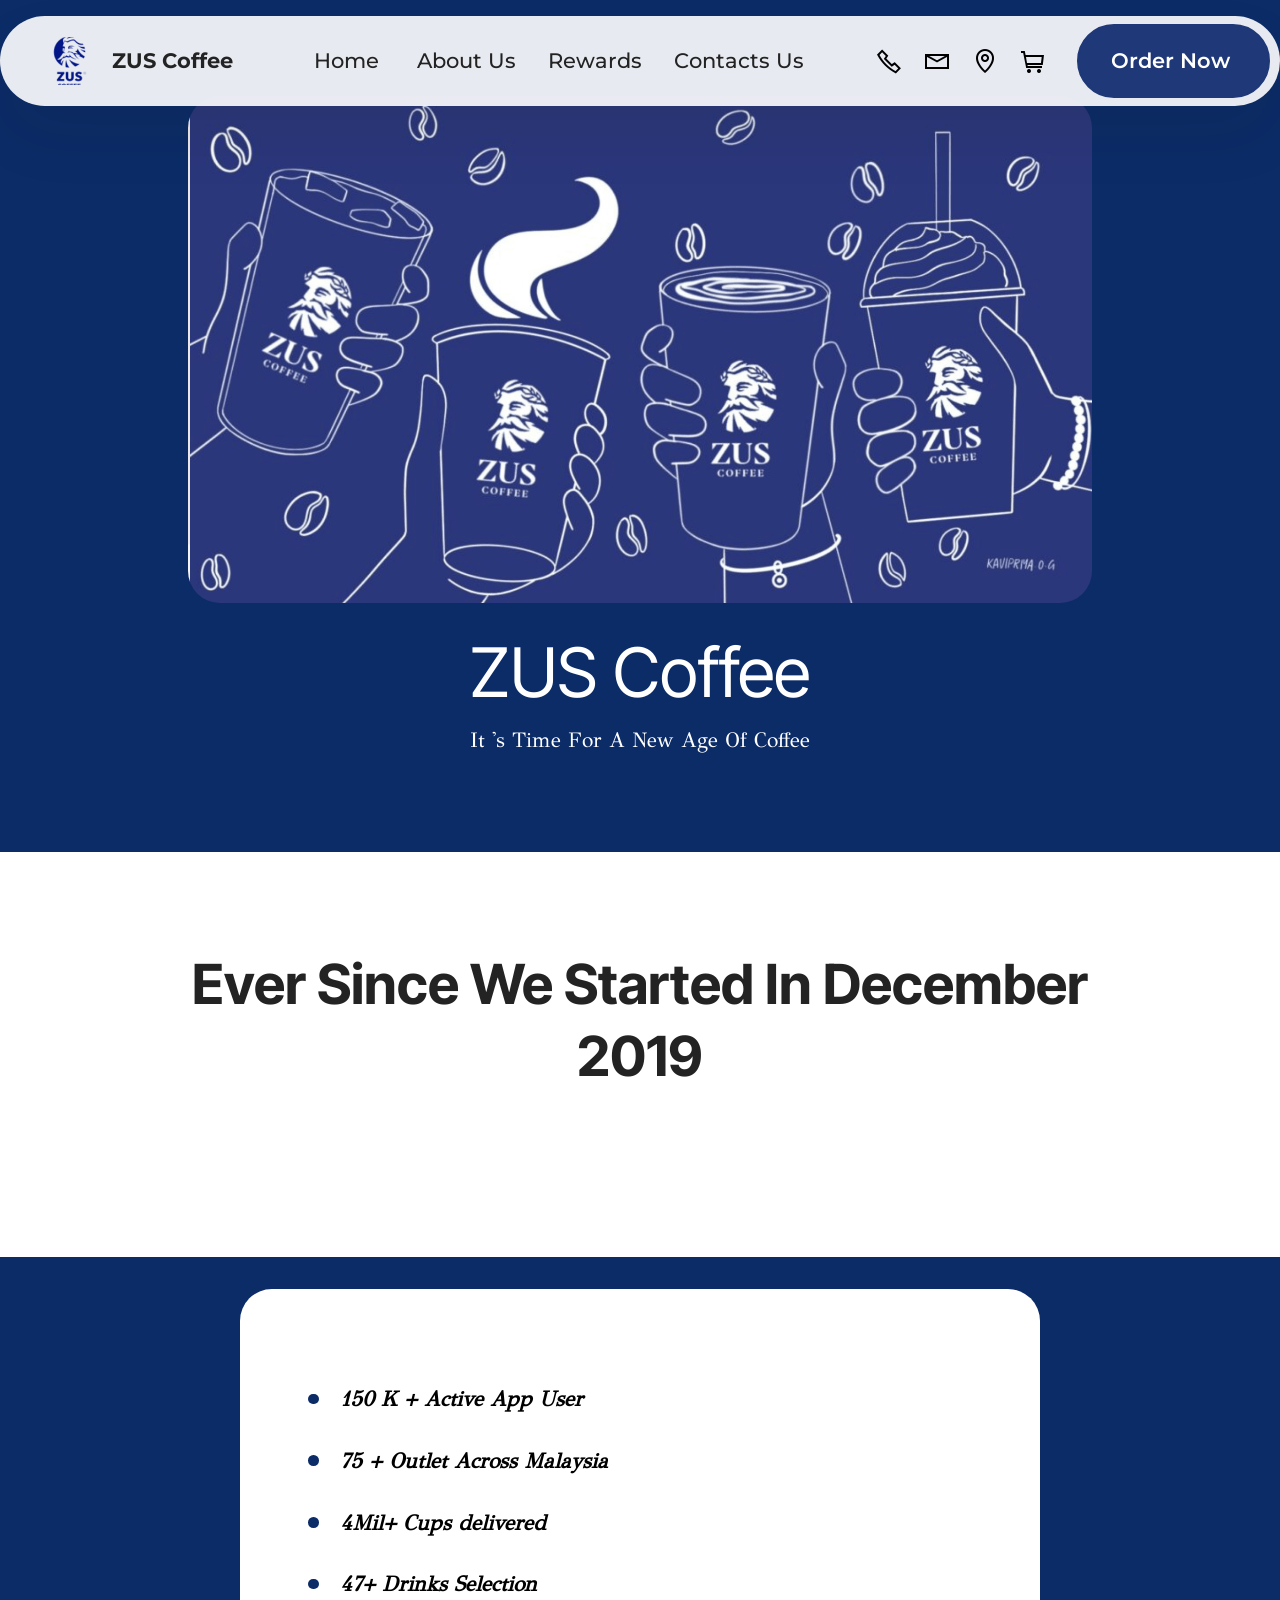
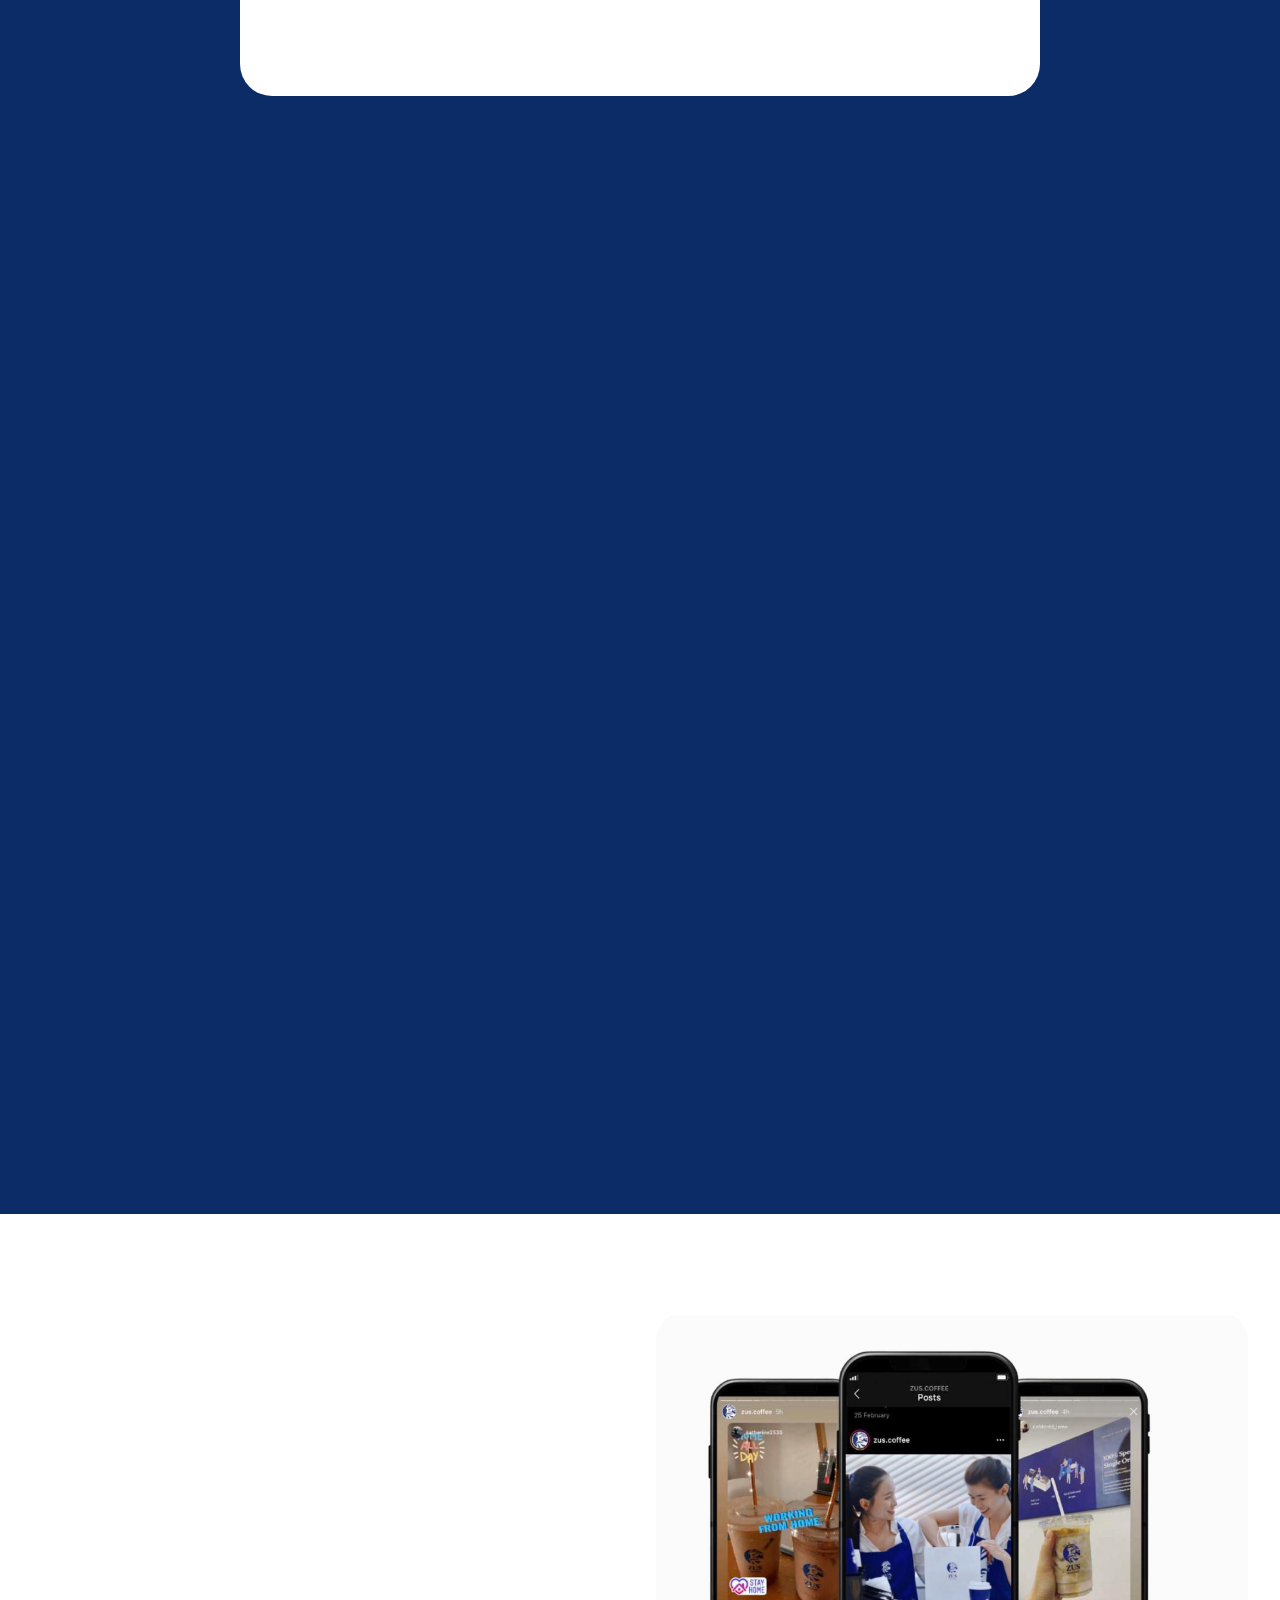
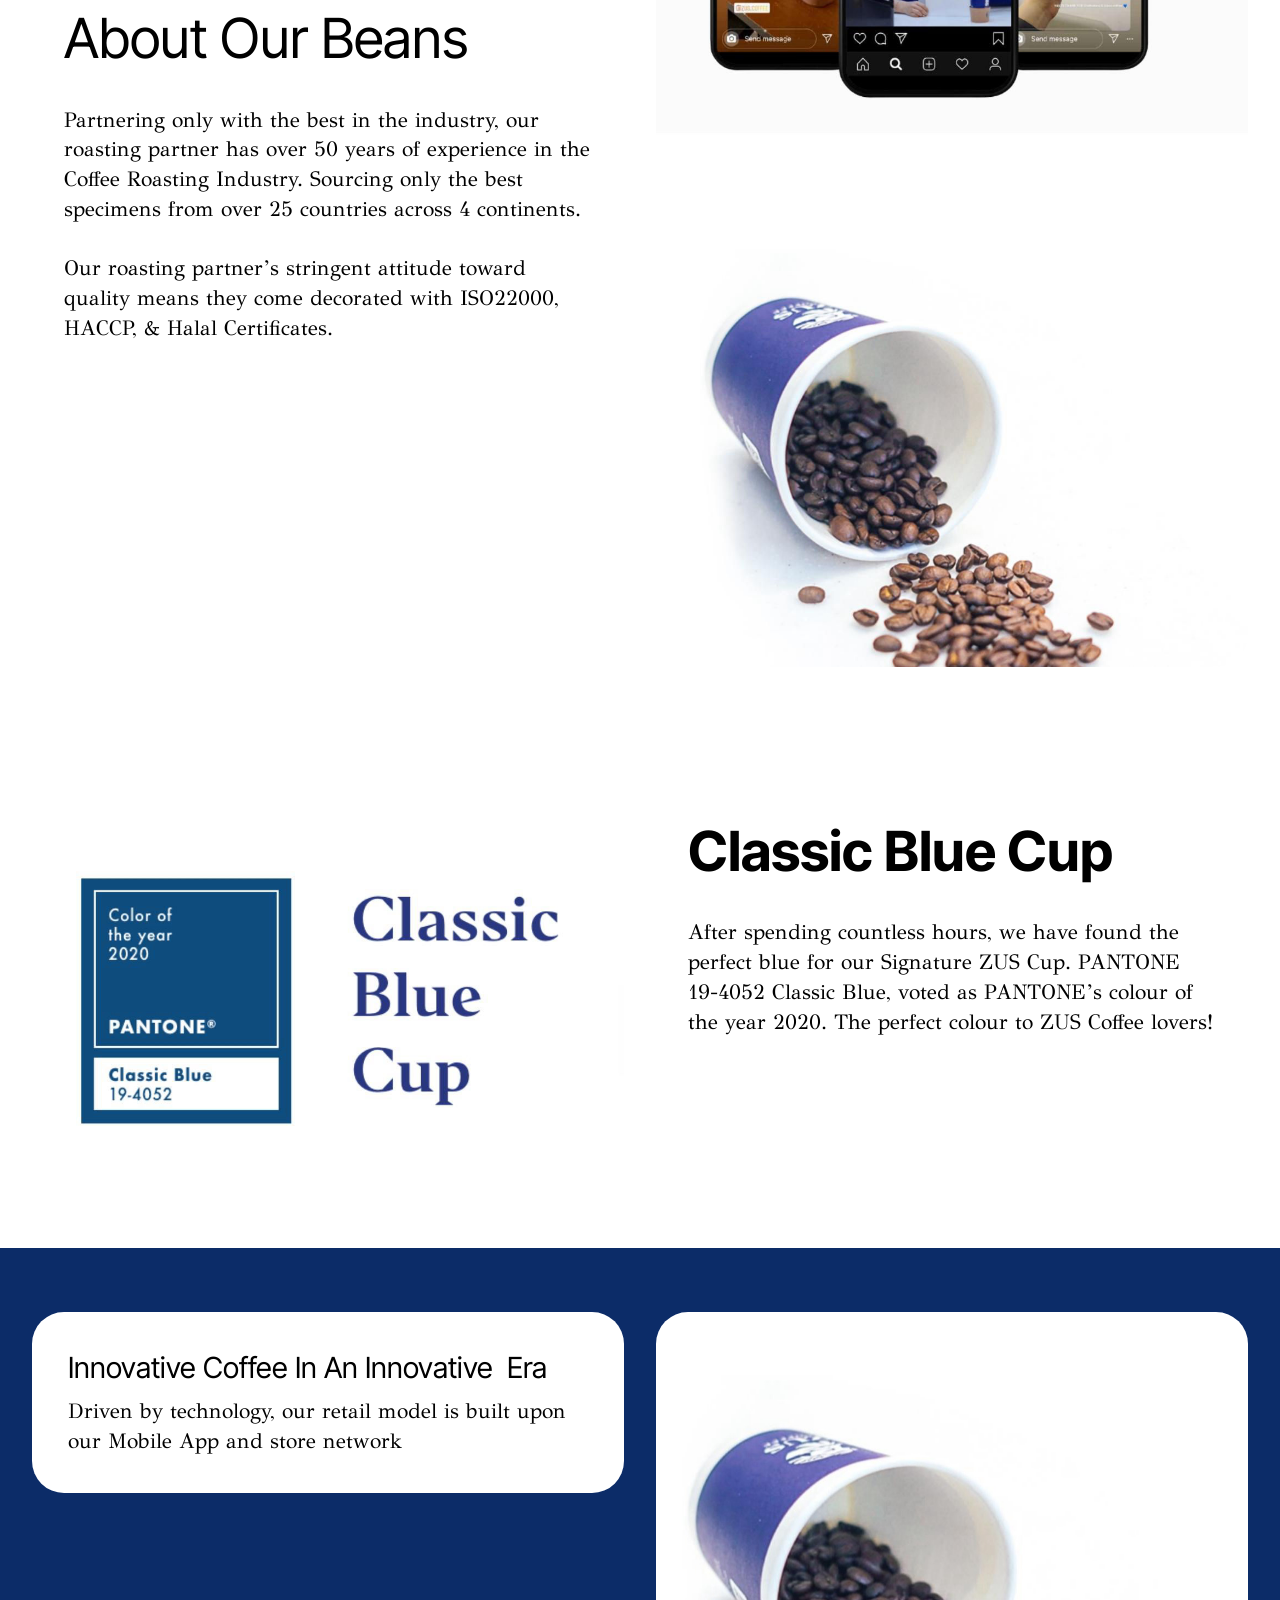
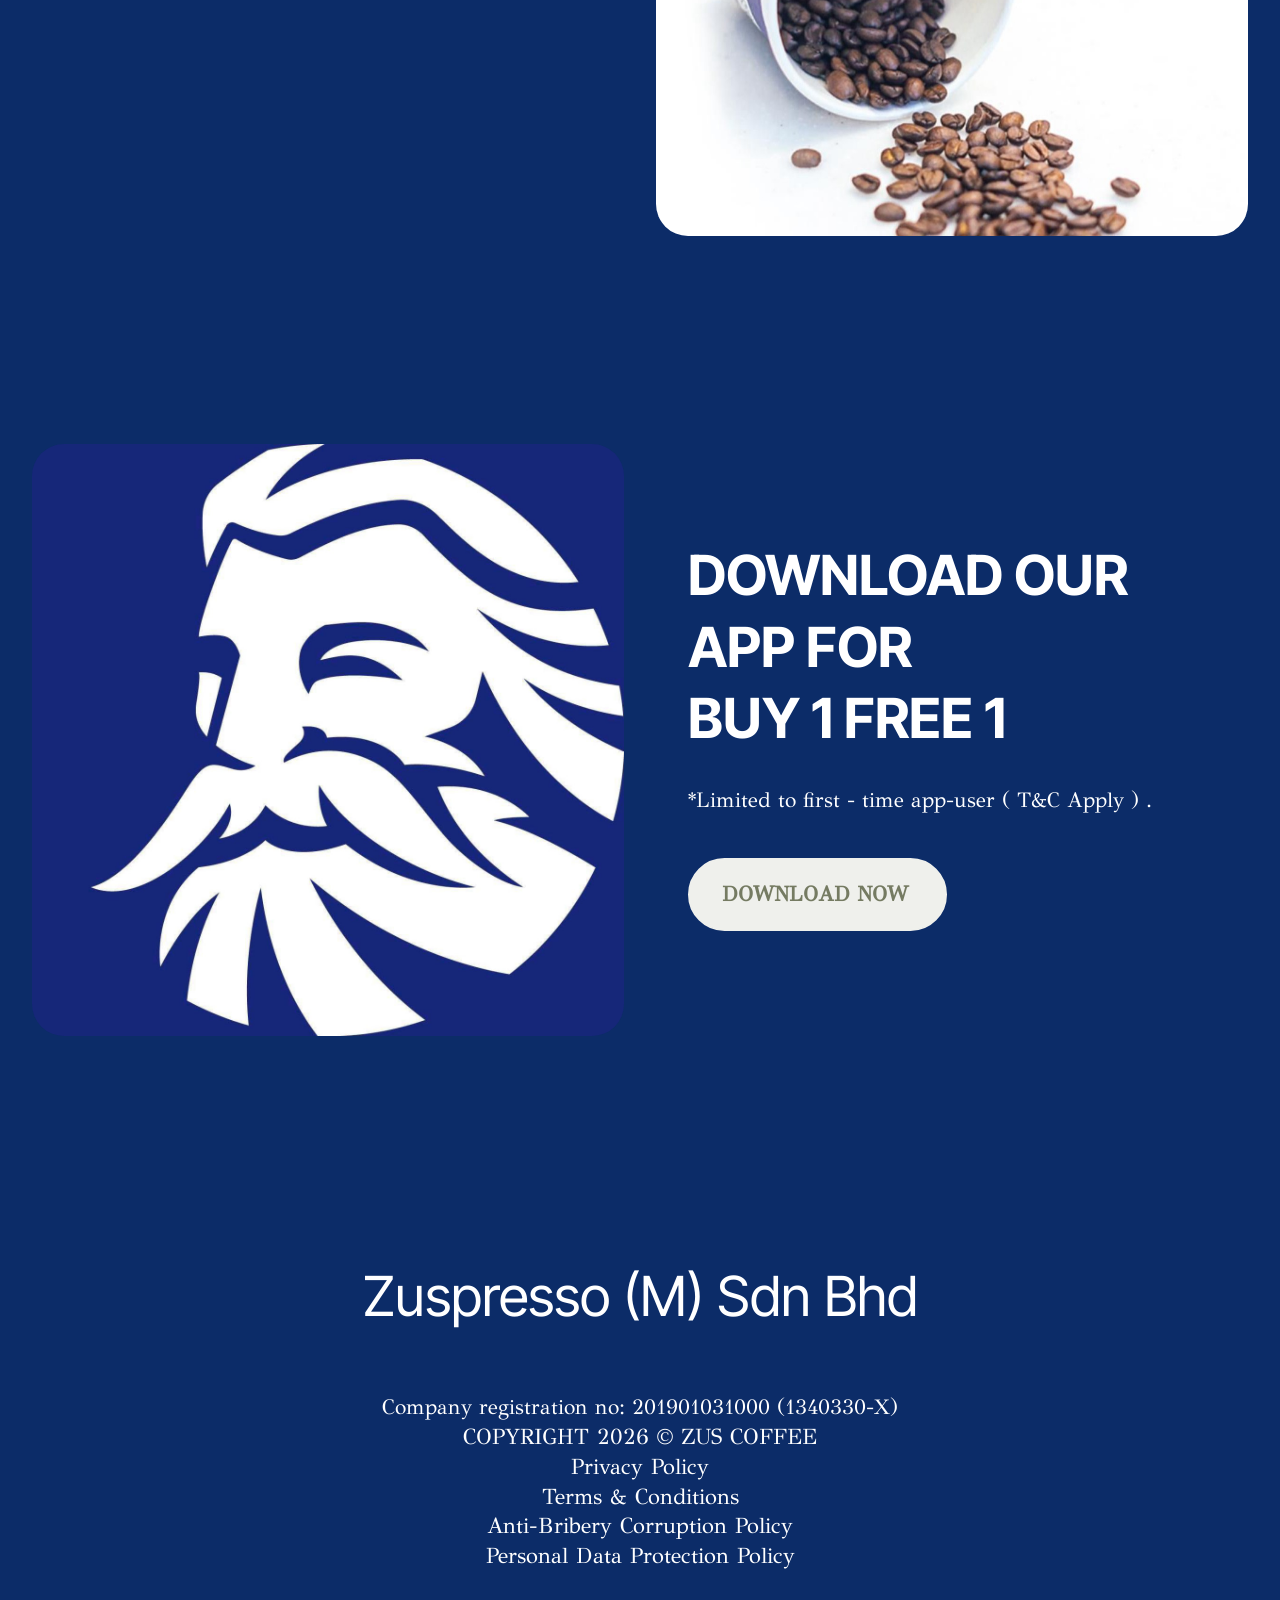
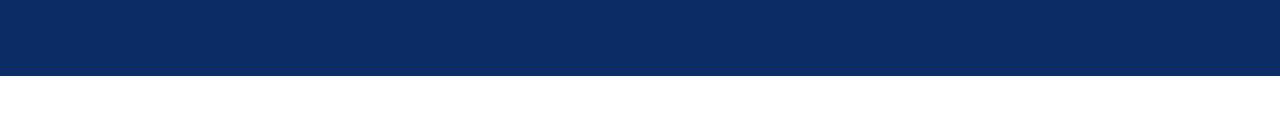
<file: page3.html>
<!DOCTYPE html>
<html  >
<head>
  <!-- Site made with Mobirise Website Builder v6.1.12, https://mobirise.com -->
  <meta charset="UTF-8">
  <meta http-equiv="X-UA-Compatible" content="IE=edge">
  <meta name="generator" content="Mobirise v6.1.12, mobirise.com">
  <meta name="viewport" content="width=device-width, initial-scale=1, minimum-scale=1">
  <link rel="shortcut icon" href="assets/images/e688aae5b18f2026-04-0620e4b88ae58d88115339-picsart-backgroundremover-97x95.png" type="image/x-icon">
  <meta name="description" content="">
  
  
  <title>about us</title>
  <link rel="stylesheet" href="assets/web/assets/mobirise-icons2/mobirise2.css">
  <link rel="stylesheet" href="assets/bootstrap/css/bootstrap.min.css">
  <link rel="stylesheet" href="assets/animatecss/animate.css">
  <link rel="stylesheet" href="assets/dropdown/css/style.css">
  <link rel="stylesheet" href="assets/theme/css/style.css">
  <link rel="preload" href="https://fonts.googleapis.com/css?family=Inter+Tight:100,200,300,400,500,600,700,800,900,100i,200i,300i,400i,500i,600i,700i,800i,900i&display=swap" as="style" onload="this.onload=null;this.rel='stylesheet'">
  <noscript><link rel="stylesheet" href="https://fonts.googleapis.com/css?family=Inter+Tight:100,200,300,400,500,600,700,800,900,100i,200i,300i,400i,500i,600i,700i,800i,900i&display=swap"></noscript>
  <link rel="preload" href="https://fonts.googleapis.com/css?family=GFS+Didot:400&display=swap" as="style" onload="this.onload=null;this.rel='stylesheet'">
  <noscript><link rel="stylesheet" href="https://fonts.googleapis.com/css?family=GFS+Didot:400&display=swap"></noscript>
  <link rel="preload" href="https://fonts.googleapis.com/css?family=Montserrat:100,200,300,400,500,600,700,800,900,100i,200i,300i,400i,500i,600i,700i,800i,900i&display=swap" as="style" onload="this.onload=null;this.rel='stylesheet'">
  <noscript><link rel="stylesheet" href="https://fonts.googleapis.com/css?family=Montserrat:100,200,300,400,500,600,700,800,900,100i,200i,300i,400i,500i,600i,700i,800i,900i&display=swap"></noscript>
  <link rel="preload" as="style" href="assets/mobirise/css/mbr-additional.css?v=1byxM9"><link rel="stylesheet" href="assets/mobirise/css/mbr-additional.css?v=1byxM9" type="text/css">

  
  
  
</head>
<body>
  
  <section data-bs-version="5.1" class="menu menu2 cid-vfYKE1nDNU" once="menu" id="menu02-36">
	

	<nav class="navbar navbar-dropdown navbar-fixed-top navbar-expand-lg">
		<div class="container">
			<div class="navbar-brand">
				<span class="navbar-logo">
					<a href="https://mobirise.com">
						<img src="assets/images/e688aae5b18f2026-04-0620e4b88ae58d88115339-picsart-backgroundremover-97x95.png" alt="Mobirise Website Builder" style="height: 3rem;">
					</a>
				</span>
				<span class="navbar-caption-wrap"><a class="navbar-caption text-black text-primary display-4" href="index.html">ZUS Coffee</a></span>
			</div>
			<button class="navbar-toggler" type="button" data-toggle="collapse" data-bs-toggle="collapse" data-target="#navbarSupportedContent" data-bs-target="#navbarSupportedContent" aria-controls="navbarNavAltMarkup" aria-expanded="false" aria-label="Toggle navigation">
				<div class="hamburger">
					<span></span>
					<span></span>
					<span></span>
					<span></span>
				</div>
			</button>
			<div class="collapse navbar-collapse" id="navbarSupportedContent">
				<ul class="navbar-nav nav-dropdown" data-app-modern-menu="true"><li class="nav-item">
						<a class="nav-link link text-black text-primary display-4" href="index.html">Home&nbsp;</a>
					</li><li class="nav-item"><a class="nav-link link text-black text-primary display-4" href="page3.html">About Us</a></li>
					<li class="nav-item">
						<a class="nav-link link text-black text-primary display-4" href="html.html" aria-expanded="false">Rewards</a>
					</li>
					<li class="nav-item">
						<a class="nav-link link text-black text-primary display-4" href="ZUSCOFFEE Contact us.html">Contacts Us</a>
					</li></ul>
				<div class="icons-menu">
					<a class="iconfont-wrapper" href="https://mobiri.se">
						<span class="p-2 mbr-iconfont mobi-mbri-phone mobi-mbri"></span>
					</a>
					<a class="iconfont-wrapper" href="https://mobiri.se">
						<span class="p-2 mbr-iconfont mobi-mbri-letter mobi-mbri"></span>
					</a>
					<a class="iconfont-wrapper" href="https://mobiri.se">
						<span class="p-2 mbr-iconfont mobi-mbri-map-pin mobi-mbri"></span>
					</a>
					<a class="iconfont-wrapper" href="https://mobiri.se">
						<span class="p-2 mbr-iconfont mobi-mbri-shopping-cart mobi-mbri"></span>
					</a>
				</div>
				<div class="navbar-buttons mbr-section-btn"><a class="btn btn-warning display-4" href="index.html#features017-2a">Order Now&nbsp;</a></div>
			</div>
		</div>
	</nav>
</section>

<section data-bs-version="5.1" class="image01 cid-vg56RpIdyT" id="image01-37">
  

  
  

  <div class="container">
    <div class="row justify-content-center">
      <div class="col-12 col-lg-9">
        <div class="image-wrapper mb-4">
          <img class="w-100" src="assets/images/e688aae5b18f2026-04-0620e4b88be58d882.19.02-1760x987.png" alt="Mobirise Website Builder">
        </div>
        <h4 class="mbr-description mbr-fonts-style mb-3 align-center display-1">ZUS Coffee</h4>
        <p class="mbr-description mbr-fonts-style mb-0 align-center display-7">It 's Time For A New Age Of Coffee</p>
      </div>
    </div>
  </div>
</section>

<section data-bs-version="5.1" class="article11 cid-vg58eH4DKy" id="article11-39">
    

    
    
    <div class="container">
        <div class="row justify-content-center">
            <div class="title col-md-12 col-lg-10">
                <h3 class="mbr-section-title mbr-fonts-style align-center mt-0 mb-0 display-2"><strong>Ever Since We Started In December 2019</strong></h3>
                <h4 class="mbr-section-subtitle align-center mbr-fonts-style mt-4 display-7">ZUS COFFEE OFFICE STORE</h4>
                
            </div>
        </div>
    </div>
</section>

<section data-bs-version="5.1" class="article07 cid-vg57i7OeaW" id="article20-38">
  

  
  
  <div class="container">
    <div class="row justify-content-center">
      <div class="card col-md-12 col-lg-8">
        <div class="card-wrapper">
          
          <div class="card-box align-left mt-4">
            <div class="counter-container mbr-text mbr-fonts-style display-7">
              <ul>
                <li><em><strong>150 K + Active App User&nbsp;</strong></em></li><li><em><strong>75 + Outlet Across Malaysia</strong></em></li><li><em><strong>4Mil+ Cups delivered</strong></em></li><li><em><strong>47+ Drinks Selection</strong></em></li>
              </ul>
            </div>
          </div>
        </div>
      </div>
    </div>
  </div>
</section>

<section data-bs-version="5.1" class="features03 cid-vg591xsMp7" id="features03-3b">
	
	
	<div class="container">
		<div class="row justify-content-center mb-5">
			<div class="col-12 content-head">
				<div class="mbr-section-head">
					<h4 class="mbr-section-title mbr-fonts-style align-center mb-0 display-2"><strong>We Are All About Customer Experience</strong></h4>
					
				</div>
			</div>
		</div>
		<div class="row">
			<div class="item features-image col-12 col-md-6 col-lg-4 active">
				<div class="item-wrapper">
					<div class="item-img mb-3">
						<img src="assets/images/whatsapp20image202026-04-0720at2014.02.15-3-440x440.jpg" alt="Mobirise Website Builder" title="">
					</div>
					<div class="item-content align-left">
						<h5 class="item-title mbr-fonts-style mt-0 mb-2 display-5"><strong>Specialty Coffee Made Affordable</strong></h5>
						<p class="mbr-text mbr-fonts-style mb-3 display-7">we source our own unique coffee beans from Brazil FAF and roast them locally. Taking full control of the quality and price point to make specialty coffee affordable for everyone.</p>
						
					</div>
				</div>
			</div>
			<div class="item features-image col-12 col-md-6 col-lg-4">
				<div class="item-wrapper">
					<div class="item-img mb-3">
						<img src="assets/images/whatsapp20image202026-04-0720at2014.02.15-2-440x440.jpg" alt="Mobirise Website Builder" title="" data-slide-to="1" data-bs-slide-to="1">
					</div>
					<div class="item-content align-left">
						<h5 class="item-title mbr-fonts-style mb-2 mt-0 display-5"><strong>Quality &amp; Convenience</strong></h5>
						<p class="mbr-text mbr-fonts-style mb-3 display-7">We pride ourselves on serving you great coffee at your great convenience. Freshly brewed ZUS Coffee, handcrafted in-store, delivered straight to you.<br>
						</p>
						
					</div>
				</div>
			</div>
			<div class="item features-image col-12 col-md-6 col-lg-4">
				<div class="item-wrapper">
					<div class="item-img mb-3">
						<img src="assets/images/whatsapp20image202026-04-0720at2014.02.15-440x440.jpg" alt="Mobirise Website Builder" title="" data-slide-to="2" data-bs-slide-to="2">
					</div>
					<div class="item-content align-left">
						<h5 class="item-title mbr-fonts-style mb-2 mt-0 display-5"><strong>Online To Offline</strong></h5>
						<p class="mbr-text mbr-fonts-style mb-3 display-7">We make it so easy for you to order your favourite drink on the go, before collecting in-store or having it delivered to your doorstep, with just a few taps on ZUS Coffee App,<br>
						</p>
						
					</div>
				</div>
			</div>
		</div>
	</div>
</section>

<section data-bs-version="5.1" class="features38 cid-vg5aYn2p3p" id="features038-3c">
    

    
    

    <div class="container">
        <div class="row justify-content-center">
            <div class="col-12 col-md-12 col-lg">
                <div class="text-wrapper align-left">
                    <h1 class="mbr-section-title mbr-fonts-style mb-4 display-2">About Our Beans</h1>
                    <p class="mbr-text align-left mbr-fonts-style mb-4 display-7">Partnering only with the best in the industry, our roasting partner has over 50 years of experience in the Coffee Roasting Industry. Sourcing only the best specimens from over 25 countries across 4 continents.<br><br>Our roasting partner’s stringent attitude toward quality means they come decorated with ISO22000, HACCP, &amp; Halal Certificates.</p>
                    
                </div>
            </div>
            <div class="col-12 col-md-12 col-lg-6 image-wrapper">
                <img class="w-100" src="assets/images/whatsapp20image202026-04-0720at2014.08.22-2-1080x1747.jpg" alt="Mobirise Website Builder">
            </div>
        </div>
        <div class="row row-reverse justify-content-center">

            <div class="col-12 col-md-12 col-lg">
                <div class="text-wrapper align-left">
                    <h1 class="mbr-section-title mbr-fonts-style mb-4 display-2"><strong>Classic Blue Cup</strong></h1>
                    <p class="mbr-text align-left mbr-fonts-style mb-4 display-7">After spending countless hours, we have found the perfect blue for our Signature ZUS Cup. PANTONE 19-4052 Classic Blue, voted as PANTONE’s colour of the year 2020. The perfect colour to ZUS Coffee lovers!</p>
                    
                </div>
            </div>
            <div class="col-12 col-md-12 col-lg-6 image-wrapper">
                <img class="w-100" src="assets/images/whatsapp20image202026-04-0720at2014.08.22-1080x768.jpg" alt="Mobirise Website Builder">
            </div>
        </div>
        
    </div>
</section>

<section data-bs-version="5.1" class="features027 cid-vg5c81tFtB" id="features027-3d">
	

	
	

	<div class="container">
		


		<div class="row justify-content-center  blockContent">
			<div class="col-12 col-lg">
				<div class="item features-without-image col-12 col-md-12 col-lg-12 active">
					<div class="item-wrapper">
						<div class="item-content">
							
							<h4 class="card-title mbr-fonts-style display-5">Innovative Coffee In An Innovative&nbsp; Era</h4>
							<p class="card-text mbr-fonts-style mt-0 mb-0 display-7">Driven by technology, our retail model is built upon our Mobile App and store network</p>
							
						</div>

					</div>
				</div>
				
				
			</div>
			<div class="col-12 col-lg-6">
				<div class="image-wrapper">
					<img class="w-100" src="assets/images/whatsapp20image202026-04-0720at2014.08.22-2-1080x1747.jpeg" alt="Mobirise Website Builder">
				</div>
			</div>

		</div>
	</div>
</section>

<section data-bs-version="5.1" class="start article2 cid-vg5dQ36sla" id="article02-3g">
	

	
	

	<div class="container">
		<div class="row justify-content-center">
			<div class="col-12 col-md-12 col-lg-6 image-wrapper">
				<img class="w-100" src="assets/images/657597176-1262745966005105-7174771641250767038-n-1256x1256.jpg" alt="Mobirise Website Builder">
			</div>
			<div class="col-12 col-md-12 col-lg">
				<div class="text-wrapper align-left">
					<h1 class="mbr-section-title mbr-fonts-style mb-4 display-2"><strong>DOWNLOAD OUR APP FOR </strong><br><strong>BUY 1 FREE 1</strong></h1>
					<p class="mbr-text align-left mbr-fonts-style mb-4 display-7">*Limited to first - time app-user ( T&amp;C Apply ) .
					</p>
					<div class="mbr-section-btn align-left mt-3"><a class="btn btn-white display-7" href="https://mobiri.se">DOWNLOAD NOW&nbsp;</a></div>
				</div>
			</div>
		</div>
	</div>
</section>

<section data-bs-version="5.1" class="article11 cid-vg5ewcFH8f" id="article11-3h">
    

    
    
    <div class="container">
        <div class="row justify-content-center">
            <div class="title col-md-12 col-lg-10">
                <h3 class="mbr-section-title mbr-fonts-style align-center mt-0 mb-0 display-2">Zuspresso (M) Sdn Bhd</h3>
                <h4 class="mbr-section-subtitle align-center mbr-fonts-style mt-4 display-7"><div><br></div><div>Company registration no: 201901031000 (1340330-X)</div><div><span style="font-size: 1.4rem;">COPYRIGHT 2026 © ZUS COFFEE</span><br></div><div><span style="font-size: 1.4rem;">Privacy Policy</span><br></div><div><span style="font-size: 1.4rem;">Terms &amp; Conditions</span><br></div><div><span style="font-size: 1.4rem;">Anti-Bribery Corruption Policy</span><br></div><div><span style="font-size: 1.4rem;">Personal Data Protection Policy</span><br></div></h4>
                
            </div>
        </div>
    </div>
</section><section class="display-7" style="padding: 0;align-items: center;justify-content: center;flex-wrap: wrap;    align-content: center;display: flex;position: relative;height: 4rem;"><a href="https://mobiri.se/4654936" style="flex: 1 1;height: 4rem;position: absolute;width: 100%;z-index: 1;"><img alt="" style="height: 4rem;" src="[data-uri]"></a><p style="margin: 0;text-align: center;" class="display-7">&#8204;</p><a style="z-index:1" href="https://mobirise.com/builder/no-code-website-builder.html">No Code Website Builder</a></section><script src="assets/bootstrap/js/bootstrap.bundle.min.js"></script>  <script src="assets/smoothscroll/smooth-scroll.js"></script>  <script src="assets/ytplayer/index.js"></script>  <script src="assets/dropdown/js/navbar-dropdown.js"></script>  <script src="assets/theme/js/script.js"></script>  
  
  
  <input name="animation" type="hidden">
  </body>
</html>
</file>
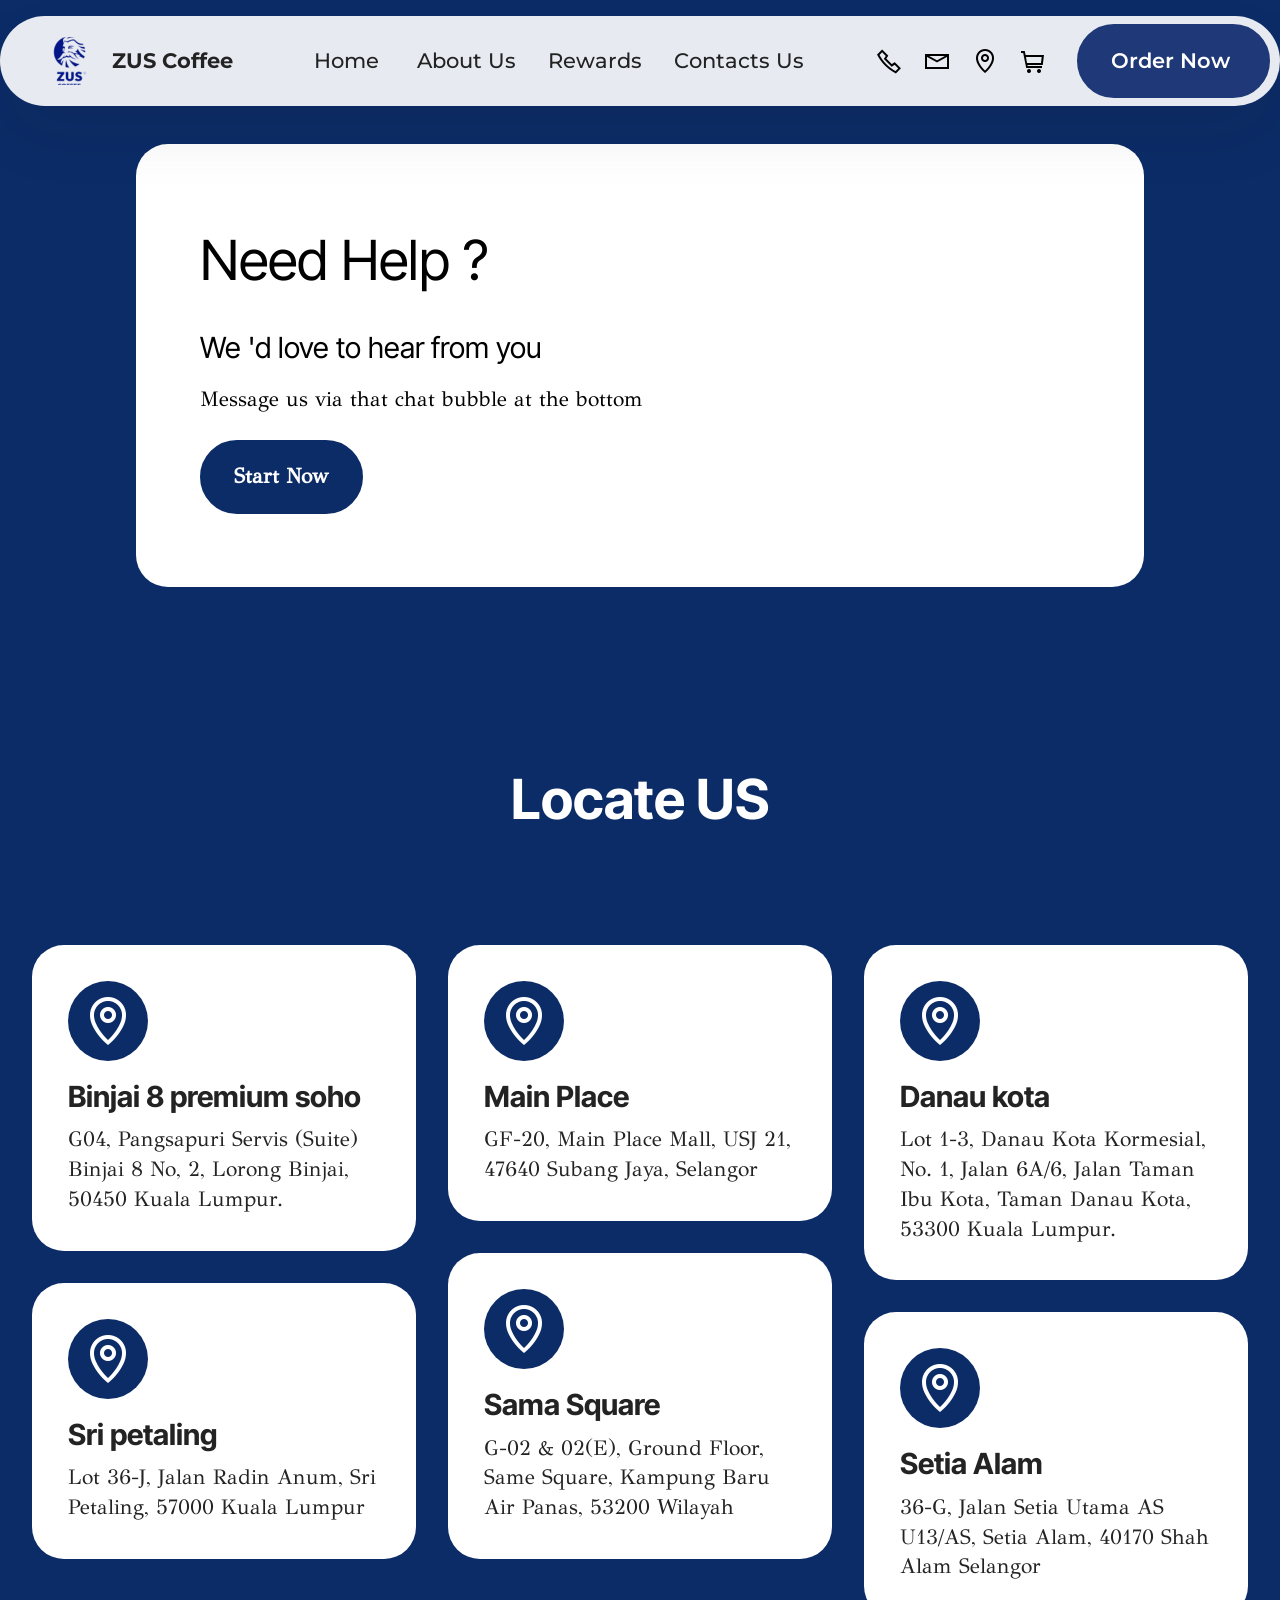
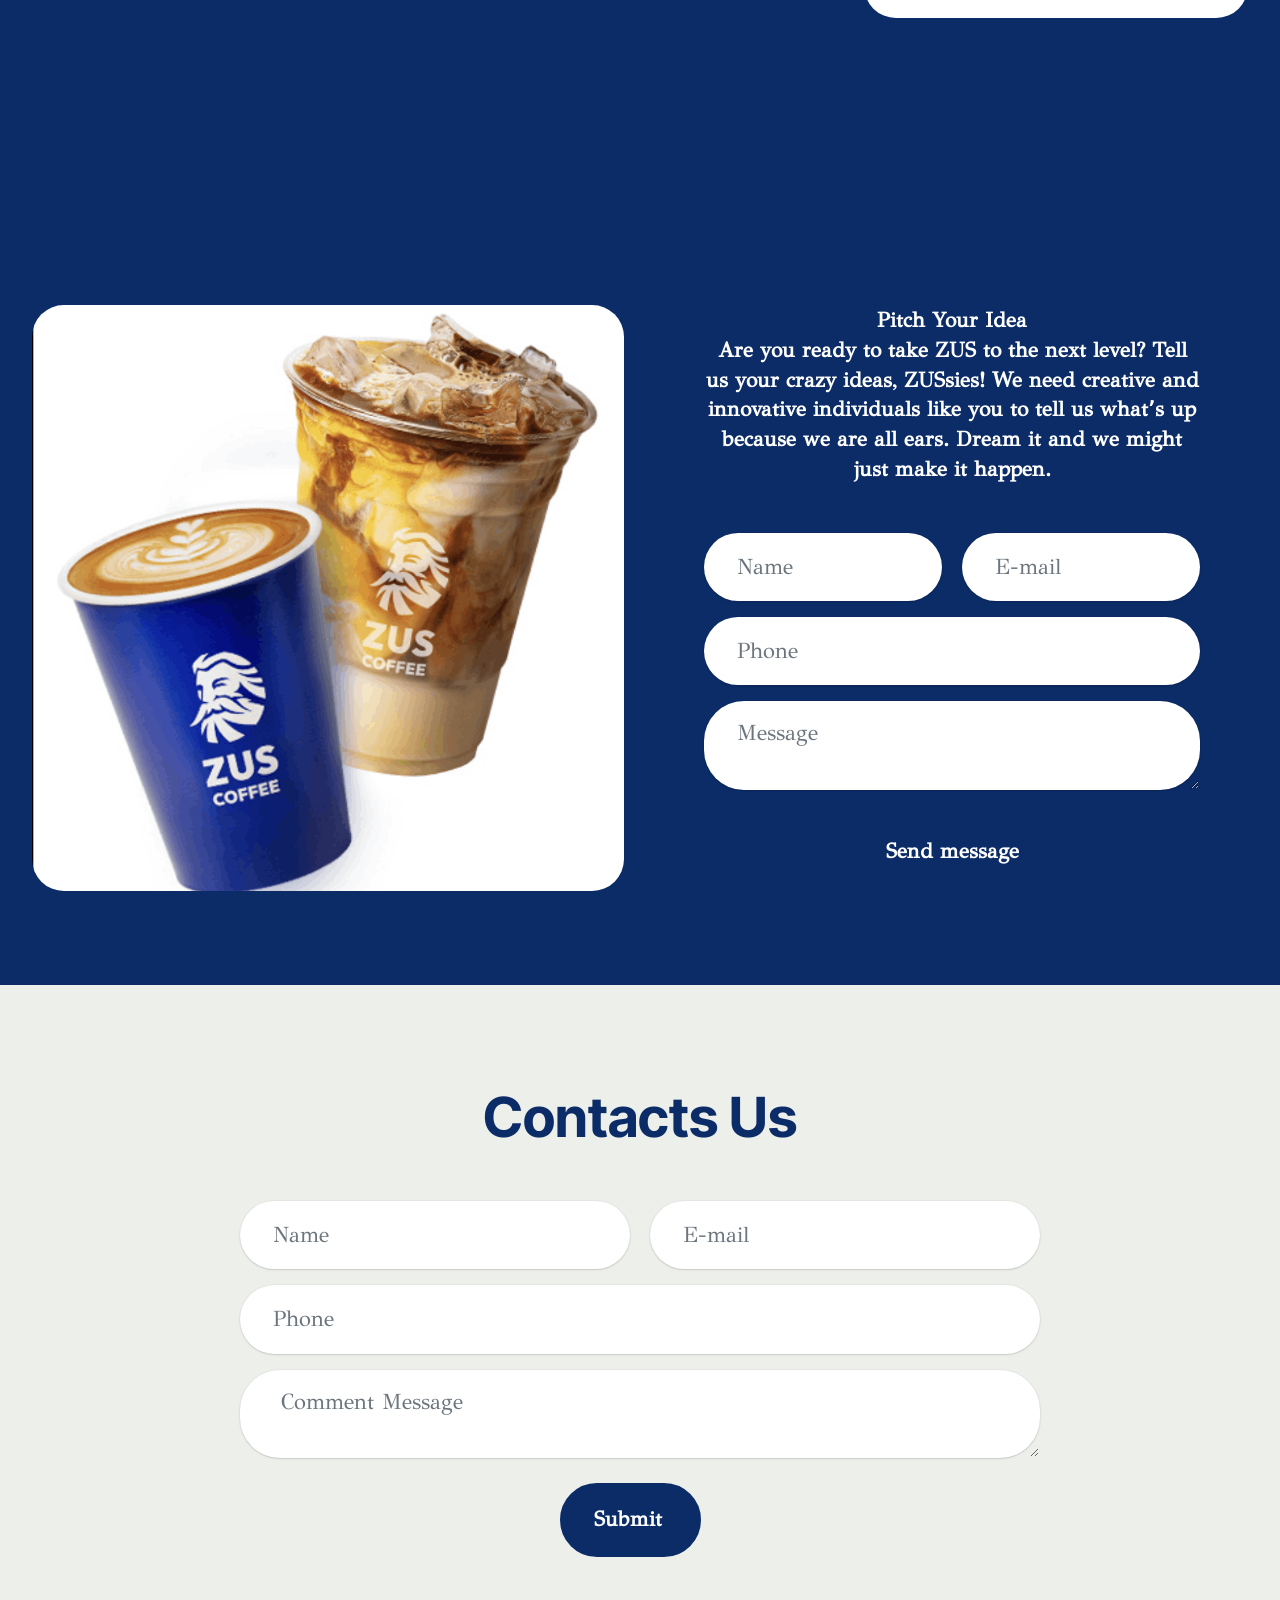
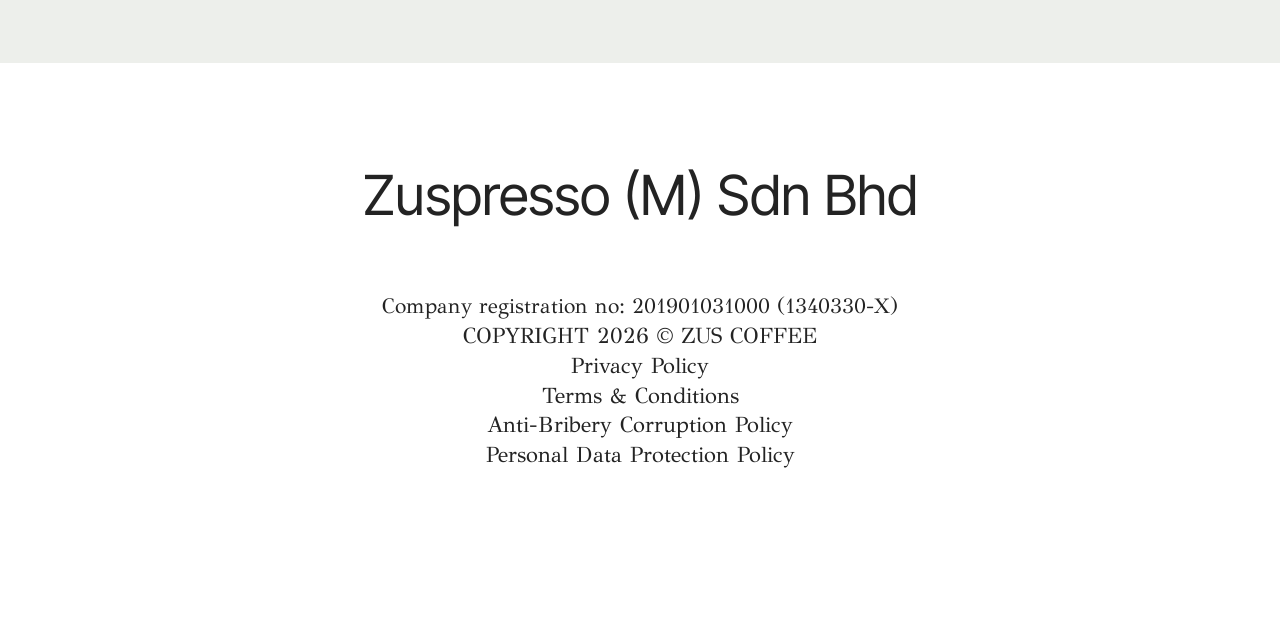
<file: ZUSCOFFEE Contact us.html>
<!DOCTYPE html>
<html  >
<head>
  <!-- Site made with Mobirise Website Builder v6.1.12, https://mobirise.com -->
  <meta charset="UTF-8">
  <meta http-equiv="X-UA-Compatible" content="IE=edge">
  <meta name="generator" content="Mobirise v6.1.12, mobirise.com">
  <meta name="viewport" content="width=device-width, initial-scale=1, minimum-scale=1">
  <link rel="shortcut icon" href="assets/images/e688aae5b18f2026-04-0620e4b88ae58d88115339-picsart-backgroundremover-97x95.png" type="image/x-icon">
  <meta name="description" content="">
  
  
  <title>ZUS Coffee | Contact Us</title>
  <link rel="stylesheet" href="assets/web/assets/mobirise-icons2/mobirise2.css">
  <link rel="stylesheet" href="assets/bootstrap/css/bootstrap.min.css">
  <link rel="stylesheet" href="assets/animatecss/animate.css">
  <link rel="stylesheet" href="assets/dropdown/css/style.css">
  <link rel="stylesheet" href="assets/theme/css/style.css">
  <link rel="preload" href="https://fonts.googleapis.com/css?family=Inter+Tight:100,200,300,400,500,600,700,800,900,100i,200i,300i,400i,500i,600i,700i,800i,900i&display=swap" as="style" onload="this.onload=null;this.rel='stylesheet'">
  <noscript><link rel="stylesheet" href="https://fonts.googleapis.com/css?family=Inter+Tight:100,200,300,400,500,600,700,800,900,100i,200i,300i,400i,500i,600i,700i,800i,900i&display=swap"></noscript>
  <link rel="preload" href="https://fonts.googleapis.com/css?family=GFS+Didot:400&display=swap" as="style" onload="this.onload=null;this.rel='stylesheet'">
  <noscript><link rel="stylesheet" href="https://fonts.googleapis.com/css?family=GFS+Didot:400&display=swap"></noscript>
  <link rel="preload" href="https://fonts.googleapis.com/css?family=Montserrat:100,200,300,400,500,600,700,800,900,100i,200i,300i,400i,500i,600i,700i,800i,900i&display=swap" as="style" onload="this.onload=null;this.rel='stylesheet'">
  <noscript><link rel="stylesheet" href="https://fonts.googleapis.com/css?family=Montserrat:100,200,300,400,500,600,700,800,900,100i,200i,300i,400i,500i,600i,700i,800i,900i&display=swap"></noscript>
  <link rel="preload" as="style" href="assets/mobirise/css/mbr-additional.css?v=4kt78j"><link rel="stylesheet" href="assets/mobirise/css/mbr-additional.css?v=4kt78j" type="text/css">

  
  
  
</head>
<body>
  
  <section data-bs-version="5.1" class="menu menu2 cid-vfYKE1nDNU" once="menu" id="menu02-21">
	

	<nav class="navbar navbar-dropdown navbar-fixed-top navbar-expand-lg">
		<div class="container">
			<div class="navbar-brand">
				<span class="navbar-logo">
					<a href="https://mobirise.com">
						<img src="assets/images/e688aae5b18f2026-04-0620e4b88ae58d88115339-picsart-backgroundremover-97x95.png" alt="Mobirise Website Builder" style="height: 3rem;">
					</a>
				</span>
				<span class="navbar-caption-wrap"><a class="navbar-caption text-black text-primary display-4" href="index.html">ZUS Coffee</a></span>
			</div>
			<button class="navbar-toggler" type="button" data-toggle="collapse" data-bs-toggle="collapse" data-target="#navbarSupportedContent" data-bs-target="#navbarSupportedContent" aria-controls="navbarNavAltMarkup" aria-expanded="false" aria-label="Toggle navigation">
				<div class="hamburger">
					<span></span>
					<span></span>
					<span></span>
					<span></span>
				</div>
			</button>
			<div class="collapse navbar-collapse" id="navbarSupportedContent">
				<ul class="navbar-nav nav-dropdown" data-app-modern-menu="true"><li class="nav-item">
						<a class="nav-link link text-black text-primary display-4" href="index.html">Home&nbsp;</a>
					</li><li class="nav-item"><a class="nav-link link text-black text-primary display-4" href="page3.html">About Us</a></li>
					<li class="nav-item">
						<a class="nav-link link text-black text-primary display-4" href="html.html" aria-expanded="false">Rewards</a>
					</li>
					<li class="nav-item">
						<a class="nav-link link text-black text-primary display-4" href="ZUSCOFFEE Contact us.html">Contacts Us</a>
					</li></ul>
				<div class="icons-menu">
					<a class="iconfont-wrapper" href="https://mobiri.se">
						<span class="p-2 mbr-iconfont mobi-mbri-phone mobi-mbri"></span>
					</a>
					<a class="iconfont-wrapper" href="https://mobiri.se">
						<span class="p-2 mbr-iconfont mobi-mbri-letter mobi-mbri"></span>
					</a>
					<a class="iconfont-wrapper" href="https://mobiri.se">
						<span class="p-2 mbr-iconfont mobi-mbri-map-pin mobi-mbri"></span>
					</a>
					<a class="iconfont-wrapper" href="https://mobiri.se">
						<span class="p-2 mbr-iconfont mobi-mbri-shopping-cart mobi-mbri"></span>
					</a>
				</div>
				<div class="navbar-buttons mbr-section-btn"><a class="btn btn-warning display-4" href="index.html#features017-2a">Order Now&nbsp;</a></div>
			</div>
		</div>
	</nav>
</section>

<section data-bs-version="5.1" class="article07 cid-vg4w3nyZw0" id="article07-2r">
  

  
  
  <div class="container-fluid">
    <div class="row justify-content-center">
      <div class="card col-md-12 col-lg-10">
        <div class="card-wrapper">
          <h3 class="card-title mbr-fonts-style mbr-white mt-3 mb-4 display-2">Need Help ?</h3>
          <div class="row card-box align-left">
            <div class="item features-without-image col-12">
              <div class="item-wrapper">
                <h4 class="mbr-section-subtitle mbr-fonts-style mb-3 display-5">We 'd love to hear from you</h4>
                <p class="mbr-text mbr-fonts-style display-7">Message us via that chat bubble at the bottom</p>
              </div>
            </div>
            
            
            
          </div>
          <div class="mbr-section-btn">
            <a class="btn btn-primary display-7" href="https://mobiri.se">Start Now</a>
          </div>
        </div>
      </div>
    </div>
  </div>
</section>

<section data-bs-version="5.1" class="features22 cid-vg4CTOuLnN" id="features022-2w">
  

  
  
  <div class="container">
    <div class="row mb-5 justify-content-center">
      <div class="col-12 content-head">
        <h3 class="mbr-section-title mbr-fonts-style align-center mb-0 display-2"><strong>Locate US</strong></h3>
        <h5 class="mbr-section-subtitle mbr-fonts-style align-center mb-0 mt-4 display-7">[map-multi-marker id ="2"]</h5>
      </div>
    </div>
    <div class="row mbr-masonry" data-masonry="{&quot;percentPosition&quot;: true }">
      <div class="item features-without-image col-12 col-md-6 col-lg-4 item-mb">
        <div class="item-wrapper">
          <div class="card-box align-left">
            <div class="iconfont-wrapper">
              <span class="mbr-iconfont mobi-mbri-map-pin mobi-mbri"></span>
            </div>
            <h5 class="card-title mbr-fonts-style display-5"><strong>Binjai 8 premium soho</strong></h5>
            <p class="card-text mbr-fonts-style display-7">G04, Pangsapuri Servis (Suite) Binjai 8 No, 2, Lorong Binjai, 50450 Kuala Lumpur.</p>

            
          </div>
        </div>
      </div>
      <div class="item features-without-image col-12 col-md-6 col-lg-4 item-mb">
        <div class="item-wrapper">
          <div class="card-box align-left">
            <div class="iconfont-wrapper">
              <span class="mbr-iconfont mobi-mbri-map-pin mobi-mbri"></span>
            </div>
            <h5 class="card-title mbr-fonts-style display-5"><strong>Main Place</strong></h5>
            <p class="card-text mbr-fonts-style display-7">GF-20, Main Place Mall, USJ 21, 47640 Subang Jaya, Selangor</p>

            
          </div>
        </div>
      </div>
      <div class="item features-without-image col-12 col-md-6 col-lg-4 item-mb">
        <div class="item-wrapper">
          <div class="card-box align-left">
            <div class="iconfont-wrapper">
              <span class="mbr-iconfont mobi-mbri-map-pin mobi-mbri"></span>
            </div>
            <h5 class="card-title mbr-fonts-style display-5"><strong>Danau kota&nbsp;</strong></h5>
            <p class="card-text mbr-fonts-style display-7">Lot 1-3, Danau Kota Kormesial, No. 1, Jalan 6A/6, Jalan Taman Ibu Kota, Taman Danau Kota, 53300 Kuala Lumpur.</p>

            
          </div>
        </div>
      </div>
      <div class="item features-without-image col-12 col-md-6 col-lg-4 item-mb">
        <div class="item-wrapper">
          <div class="card-box align-left">
            <div class="iconfont-wrapper">
              <span class="mbr-iconfont mobi-mbri-map-pin mobi-mbri"></span>
            </div>
            <h5 class="card-title mbr-fonts-style display-5"><strong>Sama Square&nbsp;</strong></h5>
            <p class="card-text mbr-fonts-style display-7">G-02 &amp; 02(E), Ground Floor, Same Square, Kampung Baru Air Panas, 53200 Wilayah</p>

            
          </div>
        </div>
      </div>
      <div class="item features-without-image col-12 col-md-6 col-lg-4 item-mb">
        <div class="item-wrapper">
          <div class="card-box align-left">
            <div class="iconfont-wrapper">
              <span class="mbr-iconfont mobi-mbri-map-pin mobi-mbri"></span>
            </div>
            <h5 class="card-title mbr-fonts-style display-5"><strong>Sri petaling&nbsp;</strong></h5>
            <p class="card-text mbr-fonts-style display-7">Lot 36-J, Jalan Radin Anum, Sri Petaling, 57000 Kuala Lumpur</p>

            
          </div>
        </div>
      </div>
      <div class="item features-without-image col-12 col-md-6 col-lg-4 item-mb">
        <div class="item-wrapper">
          <div class="card-box align-left">
            <div class="iconfont-wrapper">
              <span class="mbr-iconfont mobi-mbri-map-pin mobi-mbri"></span>
            </div>
            <h5 class="card-title mbr-fonts-style display-5"><strong>Setia Alam</strong></h5>
            <p class="card-text mbr-fonts-style display-7">36-G, Jalan Setia Utama AS U13/AS, Setia Alam, 40170 Shah Alam Selangor</p>

            
          </div>
        </div>
      </div>
    </div>
  </div>
</section>

<section data-bs-version="5.1" class="form03 cid-vg4Hamn25P" id="form03-2z">
    

    

    <div class="container">
        <div class="row justify-content-center align-items-center main-row">
            <div class="col-12 col-lg item-wrapper">
                <div class="mbr-section-head mb-5">
                    <h3 class="mbr-section-title mbr-fonts-style align-center mb-0 display-7"><strong>Pitch Your Idea</strong><br><strong>Are you ready to take ZUS to the next level? Tell us your crazy ideas, ZUSsies! We need creative and innovative individuals like you to tell us whatʼs up because we are all ears. Dream it and we might just make it happen.</strong></h3>
                    
                </div>
                <div class="col-lg-12 mx-auto mbr-form" data-form-type="formoid">
                    <form action="https://mobirise.eu/" method="POST" class="mbr-form form-with-styler" data-form-title="Form Name"><input type="hidden" name="email" data-form-email="true" value="fRlpKQe0Oic2q4j2RdHPZMdU2nw32aSrNukjR1ZTn/t7w/V/clzCKwCSvhRyCQ3DSUfHitRMO5EtCaE6u4xktB2Ub9bCZebFIvpwkf41a7pkNZb030Gbz88FuFNZS56u">
                        <div class="row">
                            <div hidden="hidden" data-form-alert="" class="alert alert-success col-12">Thanks for filling out the form!</div>
                            <div hidden="hidden" data-form-alert-danger="" class="alert alert-danger col-12">
                                Oops...! some problem!
                            </div>
                        </div>
                        <div class="dragArea row">
                            <div class="col-md col-sm-12 form-group mb-3 mb-3" data-for="name">
                                <input type="text" name="name" placeholder="Name" data-form-field="name" class="form-control" value="" id="name-form03-2z">
                            </div>
                            <div class="col-md col-sm-12 form-group mb-3 mb-3" data-for="email">
                                <input type="email" name="email" placeholder="E-mail" data-form-field="email" class="form-control" value="" id="email-form03-2z">
                            </div>
                            <div class="col-12 form-group mb-3 mb-3" data-for="phone">
                                <input type="tel" name="phone" placeholder="Phone" data-form-field="phone" class="form-control" value="" id="phone-form03-2z">
                            </div>
                            <div class="col-12 form-group mb-3 mb-3" data-for="textarea">
                                <textarea name="textarea" placeholder="Message" data-form-field="textarea" class="form-control" id="textarea-form03-2z"></textarea>
                            </div>
                            <div class="col-auto align-center mbr-section-btn"><button type="submit" class="w-100 btn btn-primary display-7">Send message</button></div>
                        </div>
                    </form>
                </div>


            </div>
            <div class="col-12 col-lg-6">
                <div class="image-wrapper">
                    <img class="w-100" src="assets/images/e688aae5b18f2026-04-0620e4b88be58d881.56.00-884x875.png" alt="Mobirise Website Builder">
                </div>
            </div>

        </div>
    </div>
</section>

<section data-bs-version="5.1" class="form5 cid-vg4FFaoYMo" id="form02-2x">
    
    
    <div class="container">
        <div class="row justify-content-center">
            <div class="col-12 content-head">
                <div class="mbr-section-head mb-5">
                    <h3 class="mbr-section-title mbr-fonts-style align-center mb-0 display-2">
                        <strong>Contacts Us</strong><strong><br></strong></h3>
                    
                </div>
            </div>
        </div>
        <div class="row justify-content-center">
            <div class="col-lg-8 mx-auto mbr-form" data-form-type="formoid">
                <form action="https://mobirise.eu/" method="POST" class="mbr-form form-with-styler" data-form-title="Form Name"><input type="hidden" name="email" data-form-email="true" value="Xu0EJhkpI85wZVwLsMeg1OokayVzNV8HwQu/5JSvMesWgVJ9vmvN4+xEj4l2Dng1lRQDmqiALj+/qym+S+P03LtHYp8IOARMAskmiKOHoQzmP4gtZnqZoXUJtvFoxvNg">
                    <div class="row">
                        <div hidden="hidden" data-form-alert="" class="alert alert-success col-12">Thanks for filling out the form!</div>
                        <div hidden="hidden" data-form-alert-danger="" class="alert alert-danger col-12">
                            Oops...! some problem!
                        </div>
                    </div>
                    <div class="dragArea row">
                        <div class="col-md col-sm-12 form-group mb-3" data-for="name">
                            <input type="text" name="name" placeholder="Name" data-form-field="name" class="form-control" value="" id="name-form02-2x">
                        </div>
                        <div class="col-md col-sm-12 form-group mb-3" data-for="email">
                            <input type="email" name="email" placeholder="E-mail" data-form-field="email" class="form-control" value="" id="email-form02-2x">
                        </div>
                        <div class="col-12 form-group mb-3" data-for="phone">
                            <input type="tel" name="phone" placeholder="Phone" data-form-field="phone" class="form-control" value="" id="phone-form02-2x">
                        </div>
                        <div class="col-12 form-group mb-3" data-for="textarea">
                            <textarea name="textarea" placeholder=" Comment Message" data-form-field="textarea" class="form-control" id="textarea-form02-2x"></textarea>
                        </div>
                        <div class="col-lg-12 col-md-12 col-sm-12 align-center mbr-section-btn"><button type="submit" class="btn btn-primary display-7">Submit&nbsp;</button></div>
                    </div>
                </form>
            </div>
        </div>
    </div>
</section>

<section data-bs-version="5.1" class="article11 cid-vg4XpRvVV5" id="article11-33">
    

    
    
    <div class="container">
        <div class="row justify-content-center">
            <div class="title col-md-12 col-lg-10">
                <h3 class="mbr-section-title mbr-fonts-style align-center mt-0 mb-0 display-2">Zuspresso (M) Sdn Bhd</h3>
                <h4 class="mbr-section-subtitle align-center mbr-fonts-style mt-4 display-7"><div><br></div><div>Company registration no: 201901031000 (1340330-X)</div><div><span style="font-size: 1.4rem;">COPYRIGHT 2026 © ZUS COFFEE</span><br></div><div><span style="font-size: 1.4rem;">Privacy Policy</span><br></div><div><span style="font-size: 1.4rem;">Terms &amp; Conditions</span><br></div><div><span style="font-size: 1.4rem;">Anti-Bribery Corruption Policy</span><br></div><div><span style="font-size: 1.4rem;">Personal Data Protection Policy</span><br></div></h4>
                
            </div>
        </div>
    </div>
</section><section class="display-7" style="padding: 0;align-items: center;justify-content: center;flex-wrap: wrap;    align-content: center;display: flex;position: relative;height: 4rem;"><a href="https://mobiri.se/4654936" style="flex: 1 1;height: 4rem;position: absolute;width: 100%;z-index: 1;"><img alt="" style="height: 4rem;" src="[data-uri]"></a><p style="margin: 0;text-align: center;" class="display-7">&#8204;</p><a style="z-index:1" href="https://mobirise.com/builder/ai-website-builder.html">AI Website Software</a></section><script src="assets/bootstrap/js/bootstrap.bundle.min.js"></script>  <script src="assets/smoothscroll/smooth-scroll.js"></script>  <script src="assets/ytplayer/index.js"></script>  <script src="assets/dropdown/js/navbar-dropdown.js"></script>  <script src="assets/masonry/masonry.pkgd.min.js"></script>  <script src="assets/imagesloaded/imagesloaded.pkgd.min.js"></script>  <script src="assets/theme/js/script.js"></script>  <script src="assets/formoid/formoid.min.js"></script>  
  
  
  <input name="animation" type="hidden">
  </body>
</html>
</file>
<file: assets/web/assets/mobirise-icons2/mobirise2.css>
@font-face {
  font-family: 'Moririse2';
  font-display: swap;
  src:  url('mobirise2.eot?f2bix4');
  src:  url('mobirise2.eot?f2bix4#iefix') format('embedded-opentype'),
    url('mobirise2.woff2?f2bix4') format('woff2'),
    url('mobirise2.woff?f2bix4') format('woff'),
    url('mobirise2.ttf?f2bix4') format('truetype'),
    url('mobirise2.svg?f2bix4#mobirise2') format('svg');
  font-weight: normal;
  font-style: normal;
}

[class^="mobi-"], [class*=" mobi-"] {
  /* use !important to prevent issues with browser extensions that change fonts */
  font-family: 'Moririse2' !important;
  speak: none;
  font-style: normal;
  font-weight: normal;
  font-variant: normal;
  text-transform: none;
  line-height: 1;

  /* Better Font Rendering =========== */
  -webkit-font-smoothing: antialiased;
  -moz-osx-font-smoothing: grayscale;
}

.mobi-mbri-add-submenu:before {
  content: "\e900";
}
.mobi-mbri-alert:before {
  content: "\e901";
}
.mobi-mbri-align-center:before {
  content: "\e902";
}
.mobi-mbri-align-justify:before {
  content: "\e903";
}
.mobi-mbri-align-left:before {
  content: "\e904";
}
.mobi-mbri-align-right:before {
  content: "\e905";
}
.mobi-mbri-android:before {
  content: "\e906";
}
.mobi-mbri-apple:before {
  content: "\e907";
}
.mobi-mbri-arrow-down:before {
  content: "\e908";
}
.mobi-mbri-arrow-next:before {
  content: "\e909";
}
.mobi-mbri-arrow-prev:before {
  content: "\e90a";
}
.mobi-mbri-arrow-up:before {
  content: "\e90b";
}
.mobi-mbri-bold:before {
  content: "\e90c";
}
.mobi-mbri-bookmark:before {
  content: "\e90d";
}
.mobi-mbri-bootstrap:before {
  content: "\e90e";
}
.mobi-mbri-briefcase:before {
  content: "\e90f";
}
.mobi-mbri-browse:before {
  content: "\e910";
}
.mobi-mbri-bulleted-list:before {
  content: "\e911";
}
.mobi-mbri-calendar:before {
  content: "\e912";
}
.mobi-mbri-camera:before {
  content: "\e913";
}
.mobi-mbri-cart-add:before {
  content: "\e914";
}
.mobi-mbri-cart-full:before {
  content: "\e915";
}
.mobi-mbri-cash:before {
  content: "\e916";
}
.mobi-mbri-change-style:before {
  content: "\e917";
}
.mobi-mbri-chat:before {
  content: "\e918";
}
.mobi-mbri-clock:before {
  content: "\e919";
}
.mobi-mbri-close:before {
  content: "\e91a";
}
.mobi-mbri-cloud:before {
  content: "\e91b";
}
.mobi-mbri-code:before {
  content: "\e91c";
}
.mobi-mbri-contact-form:before {
  content: "\e91d";
}
.mobi-mbri-credit-card:before {
  content: "\e91e";
}
.mobi-mbri-cursor-click:before {
  content: "\e91f";
}
.mobi-mbri-cust-feedback:before {
  content: "\e920";
}
.mobi-mbri-database:before {
  content: "\e921";
}
.mobi-mbri-delivery:before {
  content: "\e922";
}
.mobi-mbri-desktop:before {
  content: "\e923";
}
.mobi-mbri-devices:before {
  content: "\e924";
}
.mobi-mbri-down:before {
  content: "\e925";
}
.mobi-mbri-download-2:before {
  content: "\e926";
}
.mobi-mbri-download:before {
  content: "\e927";
}
.mobi-mbri-drag-n-drop-2:before {
  content: "\e928";
}
.mobi-mbri-drag-n-drop:before {
  content: "\e929";
}
.mobi-mbri-edit-2:before {
  content: "\e92a";
}
.mobi-mbri-edit:before {
  content: "\e92b";
}
.mobi-mbri-error:before {
  content: "\e92c";
}
.mobi-mbri-extension:before {
  content: "\e92d";
}
.mobi-mbri-features:before {
  content: "\e92e";
}
.mobi-mbri-file:before {
  content: "\e92f";
}
.mobi-mbri-flag:before {
  content: "\e930";
}
.mobi-mbri-folder:before {
  content: "\e931";
}
.mobi-mbri-gift:before {
  content: "\e932";
}
.mobi-mbri-github:before {
  content: "\e933";
}
.mobi-mbri-globe-2:before {
  content: "\e934";
}
.mobi-mbri-globe:before {
  content: "\e935";
}
.mobi-mbri-growing-chart:before {
  content: "\e936";
}
.mobi-mbri-hearth:before {
  content: "\e937";
}
.mobi-mbri-help:before {
  content: "\e938";
}
.mobi-mbri-home:before {
  content: "\e939";
}
.mobi-mbri-hot-cup:before {
  content: "\e93a";
}
.mobi-mbri-idea:before {
  content: "\e93b";
}
.mobi-mbri-image-gallery:before {
  content: "\e93c";
}
.mobi-mbri-image-slider:before {
  content: "\e93d";
}
.mobi-mbri-info:before {
  content: "\e93e";
}
.mobi-mbri-italic:before {
  content: "\e93f";
}
.mobi-mbri-key:before {
  content: "\e940";
}
.mobi-mbri-laptop:before {
  content: "\e941";
}
.mobi-mbri-layers:before {
  content: "\e942";
}
.mobi-mbri-left-right:before {
  content: "\e943";
}
.mobi-mbri-left:before {
  content: "\e944";
}
.mobi-mbri-letter:before {
  content: "\e945";
}
.mobi-mbri-like:before {
  content: "\e946";
}
.mobi-mbri-link:before {
  content: "\e947";
}
.mobi-mbri-lock:before {
  content: "\e948";
}
.mobi-mbri-login:before {
  content: "\e949";
}
.mobi-mbri-logout:before {
  content: "\e94a";
}
.mobi-mbri-magic-stick:before {
  content: "\e94b";
}
.mobi-mbri-map-pin:before {
  content: "\e94c";
}
.mobi-mbri-menu:before {
  content: "\e94d";
}
.mobi-mbri-mobile-2:before {
  content: "\e94e";
}
.mobi-mbri-mobile-horizontal:before {
  content: "\e94f";
}
.mobi-mbri-mobile:before {
  content: "\e950";
}
.mobi-mbri-mobirise:before {
  content: "\e951";
}
.mobi-mbri-more-horizontal:before {
  content: "\e952";
}
.mobi-mbri-more-vertical:before {
  content: "\e953";
}
.mobi-mbri-music:before {
  content: "\e954";
}
.mobi-mbri-new-file:before {
  content: "\e955";
}
.mobi-mbri-numbered-list:before {
  content: "\e956";
}
.mobi-mbri-opened-folder:before {
  content: "\e957";
}
.mobi-mbri-pages:before {
  content: "\e958";
}
.mobi-mbri-paper-plane:before {
  content: "\e959";
}
.mobi-mbri-paperclip:before {
  content: "\e95a";
}
.mobi-mbri-phone:before {
  content: "\e95b";
}
.mobi-mbri-photo:before {
  content: "\e95c";
}
.mobi-mbri-photos:before {
  content: "\e95d";
}
.mobi-mbri-pin:before {
  content: "\e95e";
}
.mobi-mbri-play:before {
  content: "\e95f";
}
.mobi-mbri-plus:before {
  content: "\e960";
}
.mobi-mbri-preview:before {
  content: "\e961";
}
.mobi-mbri-print:before {
  content: "\e962";
}
.mobi-mbri-protect:before {
  content: "\e963";
}
.mobi-mbri-question:before {
  content: "\e964";
}
.mobi-mbri-quote-left:before {
  content: "\e965";
}
.mobi-mbri-quote-right:before {
  content: "\e966";
}
.mobi-mbri-redo:before {
  content: "\e967";
}
.mobi-mbri-refresh:before {
  content: "\e968";
}
.mobi-mbri-responsive-2:before {
  content: "\e969";
}
.mobi-mbri-responsive:before {
  content: "\e96a";
}
.mobi-mbri-right:before {
  content: "\e96b";
}
.mobi-mbri-rocket:before {
  content: "\e96c";
}
.mobi-mbri-sad-face:before {
  content: "\e96d";
}
.mobi-mbri-sale:before {
  content: "\e96e";
}
.mobi-mbri-save:before {
  content: "\e96f";
}
.mobi-mbri-search:before {
  content: "\e970";
}
.mobi-mbri-setting-2:before {
  content: "\e971";
}
.mobi-mbri-setting-3:before {
  content: "\e972";
}
.mobi-mbri-setting:before {
  content: "\e973";
}
.mobi-mbri-share:before {
  content: "\e974";
}
.mobi-mbri-shopping-bag:before {
  content: "\e975";
}
.mobi-mbri-shopping-basket:before {
  content: "\e976";
}
.mobi-mbri-shopping-cart:before {
  content: "\e977";
}
.mobi-mbri-sites:before {
  content: "\e978";
}
.mobi-mbri-smile-face:before {
  content: "\e979";
}
.mobi-mbri-speed:before {
  content: "\e97a";
}
.mobi-mbri-star:before {
  content: "\e97b";
}
.mobi-mbri-success:before {
  content: "\e97c";
}
.mobi-mbri-sun:before {
  content: "\e97d";
}
.mobi-mbri-sun2:before {
  content: "\e97e";
}
.mobi-mbri-tablet-vertical:before {
  content: "\e97f";
}
.mobi-mbri-tablet:before {
  content: "\e980";
}
.mobi-mbri-target:before {
  content: "\e981";
}
.mobi-mbri-timer:before {
  content: "\e982";
}
.mobi-mbri-to-ftp:before {
  content: "\e983";
}
.mobi-mbri-to-local-drive:before {
  content: "\e984";
}
.mobi-mbri-touch-swipe:before {
  content: "\e985";
}
.mobi-mbri-touch:before {
  content: "\e986";
}
.mobi-mbri-trash:before {
  content: "\e987";
}
.mobi-mbri-underline:before {
  content: "\e988";
}
.mobi-mbri-undo:before {
  content: "\e989";
}
.mobi-mbri-unlink:before {
  content: "\e98a";
}
.mobi-mbri-unlock:before {
  content: "\e98b";
}
.mobi-mbri-up-down:before {
  content: "\e98c";
}
.mobi-mbri-up:before {
  content: "\e98d";
}
.mobi-mbri-update:before {
  content: "\e98e";
}
.mobi-mbri-upload-2:before {
  content: "\e98f";
}
.mobi-mbri-upload:before {
  content: "\e990";
}
.mobi-mbri-user-2:before {
  content: "\e991";
}
.mobi-mbri-user:before {
  content: "\e992";
}
.mobi-mbri-users:before {
  content: "\e993";
}
.mobi-mbri-video-play:before {
  content: "\e994";
}
.mobi-mbri-video:before {
  content: "\e995";
}
.mobi-mbri-watch:before {
  content: "\e996";
}
.mobi-mbri-website-theme-2:before {
  content: "\e997";
}
.mobi-mbri-website-theme:before {
  content: "\e998";
}
.mobi-mbri-wifi:before {
  content: "\e999";
}
.mobi-mbri-windows:before {
  content: "\e99a";
}
.mobi-mbri-zoom-in:before {
  content: "\e99b";
}
.mobi-mbri-zoom-out:before {
  content: "\e99c";
}
</file>
<file: assets/dropdown/css/style.css>
.navbar-dropdown {
  left: 0;
  padding: 0;
  position: absolute;
  right: 0;
  top: 0;
  transition: all 0.45s ease;
  z-index: 1030;
  background: #282828; }
  .navbar-dropdown .navbar-logo {
    margin-right: 0.8rem;
    transition: margin 0.3s ease-in-out;
    vertical-align: middle; }
    .navbar-dropdown .navbar-logo img {
      height: 3.125rem;
      transition: all 0.3s ease-in-out; }
    .navbar-dropdown .navbar-logo.mbr-iconfont {
      font-size: 3.125rem;
      line-height: 3.125rem; }
  .navbar-dropdown .navbar-caption {
    font-weight: 700;
    white-space: normal;
    vertical-align: -4px;
    line-height: 3.125rem !important; }
    .navbar-dropdown .navbar-caption, .navbar-dropdown .navbar-caption:hover {
      color: inherit;
      text-decoration: none; }
  .navbar-dropdown .mbr-iconfont + .navbar-caption {
    vertical-align: -1px; }
  .navbar-dropdown.navbar-fixed-top {
    position: fixed; }
  .navbar-dropdown .navbar-brand span {
    vertical-align: -4px; }
  .navbar-dropdown.bg-color.transparent {
    background: none; }
  .navbar-dropdown.navbar-short .navbar-brand {
    padding: 0.625rem 0; }
    .navbar-dropdown.navbar-short .navbar-brand span {
      vertical-align: -1px; }
  .navbar-dropdown.navbar-short .navbar-caption {
    line-height: 2.375rem !important;
    vertical-align: -2px; }
  .navbar-dropdown.navbar-short .navbar-logo {
    margin-right: 0.5rem; }
    .navbar-dropdown.navbar-short .navbar-logo img {
      height: 2.375rem; }
    .navbar-dropdown.navbar-short .navbar-logo.mbr-iconfont {
      font-size: 2.375rem;
      line-height: 2.375rem; }
  .navbar-dropdown.navbar-short .mbr-table-cell {
    height: 3.625rem; }
  .navbar-dropdown .navbar-close {
    left: 0.6875rem;
    position: fixed;
    top: 0.75rem;
    z-index: 1000; }
  .navbar-dropdown .hamburger-icon {
    content: "";
    display: inline-block;
    vertical-align: middle;
    width: 16px;
    -webkit-box-shadow: 0 -6px 0 1px #282828,0 0 0 1px #282828,0 6px 0 1px #282828;
    -moz-box-shadow: 0 -6px 0 1px #282828,0 0 0 1px #282828,0 6px 0 1px #282828;
    box-shadow: 0 -6px 0 1px #282828,0 0 0 1px #282828,0 6px 0 1px #282828; }

.dropdown-menu .dropdown-toggle[data-toggle="dropdown-submenu"]::after {
  border-bottom: 0.35em solid transparent;
  border-left: 0.35em solid;
  border-right: 0;
  border-top: 0.35em solid transparent;
  margin-left: 0.3rem; }

.dropdown-menu .dropdown-item:focus {
  outline: 0; }

.nav-dropdown {
  font-size: 0.75rem;
  font-weight: 500;
  height: auto !important; }
  .nav-dropdown .nav-btn {
    padding-left: 1rem; }
  .nav-dropdown .link {
    margin: .667em 1.667em;
    font-weight: 500;
    padding: 0;
    transition: color .2s ease-in-out; }
    .nav-dropdown .link.dropdown-toggle {
      margin-right: 2.583em; }
      .nav-dropdown .link.dropdown-toggle::after {
        margin-left: .25rem;
        border-top: 0.35em solid;
        border-right: 0.35em solid transparent;
        border-left: 0.35em solid transparent;
        border-bottom: 0; }
      .nav-dropdown .link.dropdown-toggle[aria-expanded="true"] {
        margin: 0;
        padding: 0.667em 3.263em  0.667em 1.667em; }
  .nav-dropdown .link::after,
  .nav-dropdown .dropdown-item::after {
    color: inherit; }
  .nav-dropdown .btn {
    font-size: 0.75rem;
    font-weight: 700;
    letter-spacing: 0;
    margin-bottom: 0;
    padding-left: 1.25rem;
    padding-right: 1.25rem; }
  .nav-dropdown .dropdown-menu {
    border-radius: 0;
    border: 0;
    left: 0;
    margin: 0;
    padding-bottom: 1.25rem;
    padding-top: 1.25rem;
    position: relative; }
  .nav-dropdown .dropdown-submenu {
    margin-left: 0.125rem;
    top: 0; }
  .nav-dropdown .dropdown-item {
    font-weight: 500;
    line-height: 2;
    padding: 0.3846em 4.615em 0.3846em 1.5385em;
    position: relative;
    transition: color .2s ease-in-out, background-color .2s ease-in-out; }
    .nav-dropdown .dropdown-item::after {
      margin-top: -0.3077em;
      position: absolute;
      right: 1.1538em;
      top: 50%; }
    .nav-dropdown .dropdown-item:focus, .nav-dropdown .dropdown-item:hover {
      background: none; }

@media (max-width: 767px) {
  .nav-dropdown.navbar-toggleable-sm {
    bottom: 0;
    display: none;
    left: 0;
    overflow-x: hidden;
    position: fixed;
    top: 0;
    transform: translateX(-100%);
    -ms-transform: translateX(-100%);
    -webkit-transform: translateX(-100%);
    width: 18.75rem;
    z-index: 999; } }
.nav-dropdown.navbar-toggleable-xl {
  bottom: 0;
  display: none;
  left: 0;
  overflow-x: hidden;
  position: fixed;
  top: 0;
  transform: translateX(-100%);
  -ms-transform: translateX(-100%);
  -webkit-transform: translateX(-100%);
  width: 18.75rem;
  z-index: 999; }

.nav-dropdown-sm {
  display: block !important;
  overflow-x: hidden;
  overflow: auto;
  padding-top: 3.875rem; }
  .nav-dropdown-sm::after {
    content: "";
    display: block;
    height: 3rem;
    width: 100%; }
  .nav-dropdown-sm.collapse.in ~ .navbar-close {
    display: block !important; }
  .nav-dropdown-sm.collapsing, .nav-dropdown-sm.collapse.in {
    transform: translateX(0);
    -ms-transform: translateX(0);
    -webkit-transform: translateX(0);
    transition: all 0.25s ease-out;
    -webkit-transition: all 0.25s ease-out;
    background: #282828; }
  .nav-dropdown-sm.collapsing[aria-expanded="false"] {
    transform: translateX(-100%);
    -ms-transform: translateX(-100%);
    -webkit-transform: translateX(-100%); }
  .nav-dropdown-sm .nav-item {
    display: block;
    margin-left: 0 !important;
    padding-left: 0; }
  .nav-dropdown-sm .link,
  .nav-dropdown-sm .dropdown-item {
    border-top: 1px dotted rgba(255, 255, 255, 0.1);
    font-size: 0.8125rem;
    line-height: 1.6;
    margin: 0 !important;
    padding: 0.875rem 2.4rem 0.875rem 1.5625rem !important;
    position: relative;
    white-space: normal; }
    .nav-dropdown-sm .link:focus, .nav-dropdown-sm .link:hover,
    .nav-dropdown-sm .dropdown-item:focus,
    .nav-dropdown-sm .dropdown-item:hover {
      background: rgba(0, 0, 0, 0.2) !important;
      color: #c0a375; }
  .nav-dropdown-sm .nav-btn {
    position: relative;
    padding: 1.5625rem 1.5625rem 0 1.5625rem; }
    .nav-dropdown-sm .nav-btn::before {
      border-top: 1px dotted rgba(255, 255, 255, 0.1);
      content: "";
      left: 0;
      position: absolute;
      top: 0;
      width: 100%; }
    .nav-dropdown-sm .nav-btn + .nav-btn {
      padding-top: 0.625rem; }
      .nav-dropdown-sm .nav-btn + .nav-btn::before {
        display: none; }
  .nav-dropdown-sm .btn {
    padding: 0.625rem 0; }
  .nav-dropdown-sm .dropdown-toggle[data-toggle="dropdown-submenu"]::after {
    margin-left: .25rem;
    border-top: 0.35em solid;
    border-right: 0.35em solid transparent;
    border-left: 0.35em solid transparent;
    border-bottom: 0; }
  .nav-dropdown-sm .dropdown-toggle[data-toggle="dropdown-submenu"][aria-expanded="true"]::after {
    border-top: 0;
    border-right: 0.35em solid transparent;
    border-left: 0.35em solid transparent;
    border-bottom: 0.35em solid; }
  .nav-dropdown-sm .dropdown-menu {
    margin: 0;
    padding: 0;
    position: relative;
    top: 0;
    left: 0;
    width: 100%;
    border: 0;
    float: none;
    border-radius: 0;
    background: none; }
  .nav-dropdown-sm .dropdown-submenu {
    left: 100%;
    margin-left: 0.125rem;
    margin-top: -1.25rem;
    top: 0; }

.navbar-toggleable-sm .nav-dropdown .dropdown-menu {
  position: absolute; }

.navbar-toggleable-sm .nav-dropdown .dropdown-submenu {
  left: 100%;
  margin-left: 0.125rem;
  margin-top: -1.25rem;
  top: 0; }

.navbar-toggleable-sm.opened .nav-dropdown .dropdown-menu {
  position: relative; }

.navbar-toggleable-sm.opened .nav-dropdown .dropdown-submenu {
  left: 0;
  margin-left: 00rem;
  margin-top: 0rem;
  top: 0; }

.is-builder .nav-dropdown.collapsing {
  transition: none !important; }
</file>
<file: assets/theme/css/style.css>
@charset "UTF-8";
section {
  background-color: #ffffff;
}

body {
  font-style: normal;
  line-height: 1.5;
  font-weight: 400;
  color: #232323;
  position: relative;
}

button {
  background-color: transparent;
  border-color: transparent;
}

.embla__button,
.carousel-control {
  background-color: #edefea !important;
  opacity: 0.8 !important;
  color: #464845 !important;
  border-color: #edefea !important;
}

.carousel .close,
.modalWindow .close {
  background-color: #edefea !important;
  color: #464845 !important;
  border-color: #edefea !important;
  opacity: 0.8 !important;
}

.carousel .close:hover,
.modalWindow .close:hover {
  opacity: 1 !important;
}

.carousel-indicators li {
  background-color: #edefea !important;
  border: 2px solid #464845 !important;
}

.carousel-indicators li:hover,
.carousel-indicators li:active {
  opacity: 0.8 !important;
}

.embla__button:hover,
.carousel-control:hover {
  background-color: #edefea !important;
  opacity: 1 !important;
}

.modalWindow-video-container {
  height: 80%;
}

section,
.container,
.container-fluid {
  position: relative;
  word-wrap: break-word;
}

a.mbr-iconfont:hover {
  text-decoration: none;
}

.article .lead p,
.article .lead ul,
.article .lead ol,
.article .lead pre,
.article .lead blockquote {
  margin-bottom: 0;
}

a {
  font-style: normal;
  font-weight: 400;
  cursor: pointer;
}
a, a:hover {
  text-decoration: none;
}

.mbr-section-title {
  font-style: normal;
  line-height: 1.3;
}

.mbr-section-subtitle {
  line-height: 1.3;
}

.mbr-text {
  font-style: normal;
  line-height: 1.7;
}

h1,
h2,
h3,
h4,
h5,
h6,
.display-1,
.display-2,
.display-4,
.display-5,
.display-7,
span,
p,
a {
  line-height: 1;
  word-break: break-word;
  word-wrap: break-word;
  font-weight: 400;
}

b,
strong {
  font-weight: bold;
}

input:-webkit-autofill, input:-webkit-autofill:hover, input:-webkit-autofill:focus, input:-webkit-autofill:active {
  transition-delay: 9999s;
  -webkit-transition-property: background-color, color;
  transition-property: background-color, color;
}

textarea[type=hidden] {
  display: none;
}

section {
  background-position: 50% 50%;
  background-repeat: no-repeat;
  background-size: cover;
}
section .mbr-background-video,
section .mbr-background-video-preview {
  position: absolute;
  bottom: 0;
  left: 0;
  right: 0;
  top: 0;
}

.hidden {
  visibility: hidden;
}

.mbr-z-index20 {
  z-index: 20;
}

/*! Base colors */
.mbr-white {
  color: #ffffff;
}

.mbr-black {
  color: #111111;
}

.mbr-bg-white {
  background-color: #ffffff;
}

.mbr-bg-black {
  background-color: #000000;
}

/*! Text-aligns */
.align-left {
  text-align: left;
}

.align-center {
  text-align: center;
}

.align-right {
  text-align: right;
}

/*! Font-weight  */
.mbr-light {
  font-weight: 300;
}

.mbr-regular {
  font-weight: 400;
}

.mbr-semibold {
  font-weight: 500;
}

.mbr-bold {
  font-weight: 700;
}

/*! Media  */
.media-content {
  flex-basis: 100%;
}

.media-container-row {
  display: flex;
  flex-direction: row;
  flex-wrap: wrap;
  justify-content: center;
  align-content: center;
  align-items: start;
}
.media-container-row .media-size-item {
  width: 400px;
}

.media-container-column {
  display: flex;
  flex-direction: column;
  flex-wrap: wrap;
  justify-content: center;
  align-content: center;
  align-items: stretch;
}
.media-container-column > * {
  width: 100%;
}

@media (min-width: 992px) {
  .media-container-row {
    flex-wrap: nowrap;
  }
}
figure {
  margin-bottom: 0;
  overflow: hidden;
}

figure[mbr-media-size] {
  transition: width 0.1s;
}

img,
iframe {
  display: block;
  width: 100%;
}

.card {
  background-color: transparent;
  border: none;
}

.card-box {
  width: 100%;
}

.card-img {
  text-align: center;
  flex-shrink: 0;
  -webkit-flex-shrink: 0;
}

.media {
  max-width: 100%;
  margin: 0 auto;
}

.mbr-figure {
  align-self: center;
}

.media-container > div {
  max-width: 100%;
}

.mbr-figure img,
.card-img img {
  width: 100%;
}

@media (max-width: 991px) {
  .media-size-item {
    width: auto !important;
  }
  .media {
    width: auto;
  }
  .mbr-figure {
    width: 100% !important;
  }
}
/*! Buttons */
.mbr-section-btn {
  margin-left: -0.6rem;
  margin-right: -0.6rem;
  font-size: 0;
}

.btn {
  font-weight: 600;
  border-width: 1px;
  font-style: normal;
  margin: 0.6rem 0.6rem;
  white-space: normal;
  transition: all 0.2s ease-in-out;
  display: inline-flex;
  align-items: center;
  justify-content: center;
  word-break: break-word;
}

.btn-sm {
  font-weight: 600;
  letter-spacing: 0px;
  transition: all 0.3s ease-in-out;
}

.btn-md {
  font-weight: 600;
  letter-spacing: 0px;
  transition: all 0.3s ease-in-out;
}

.btn-lg {
  font-weight: 600;
  letter-spacing: 0px;
  transition: all 0.3s ease-in-out;
}

.btn-form {
  margin: 0;
}
.btn-form:hover {
  cursor: pointer;
}

nav .mbr-section-btn {
  margin-left: 0rem;
  margin-right: 0rem;
}

/*! Btn icon margin */
.btn .mbr-iconfont,
.btn.btn-sm .mbr-iconfont {
  order: 1;
  cursor: pointer;
  margin-left: 0.5rem;
  vertical-align: sub;
}

.btn.btn-md .mbr-iconfont,
.btn.btn-md .mbr-iconfont {
  margin-left: 0.8rem;
}

.mbr-regular {
  font-weight: 400;
}

.mbr-semibold {
  font-weight: 500;
}

.mbr-bold {
  font-weight: 700;
}

[type=submit] {
  -webkit-appearance: none;
}

/*! Full-screen */
.mbr-fullscreen .mbr-overlay {
  min-height: 100vh;
}

.mbr-fullscreen {
  display: flex;
  display: -moz-flex;
  display: -ms-flex;
  display: -o-flex;
  align-items: center;
  min-height: 100vh;
  padding-top: 3rem;
  padding-bottom: 3rem;
}

/*! Map */
.map {
  height: 25rem;
  position: relative;
}
.map iframe {
  width: 100%;
  height: 100%;
}

/*! Scroll to top arrow */
.mbr-arrow-up {
  bottom: 25px;
  right: 90px;
  position: fixed;
  text-align: right;
  z-index: 5000;
  color: #ffffff;
  font-size: 22px;
}

.mbr-arrow-up a {
  background: rgba(0, 0, 0, 0.2);
  border-radius: 50%;
  color: #fff;
  display: inline-block;
  height: 60px;
  width: 60px;
  border: 2px solid #fff;
  outline-style: none !important;
  position: relative;
  text-decoration: none;
  transition: all 0.3s ease-in-out;
  cursor: pointer;
  text-align: center;
}
.mbr-arrow-up a:hover {
  background-color: rgba(0, 0, 0, 0.4);
}
.mbr-arrow-up a i {
  line-height: 60px;
}

.mbr-arrow-up-icon {
  display: block;
  color: #fff;
}

.mbr-arrow-up-icon::before {
  content: "›";
  display: inline-block;
  font-family: serif;
  font-size: 22px;
  line-height: 1;
  font-style: normal;
  position: relative;
  top: 6px;
  left: -4px;
  transform: rotate(-90deg);
}

/*! Arrow Down */
.mbr-arrow {
  position: absolute;
  bottom: 45px;
  left: 50%;
  width: 60px;
  height: 60px;
  cursor: pointer;
  background-color: rgba(80, 80, 80, 0.5);
  border-radius: 50%;
  transform: translateX(-50%);
}
@media (max-width: 767px) {
  .mbr-arrow {
    display: none;
  }
}
.mbr-arrow > a {
  display: inline-block;
  text-decoration: none;
  outline-style: none;
  animation: arrowdown 1.7s ease-in-out infinite;
  color: #ffffff;
}
.mbr-arrow > a > i {
  position: absolute;
  top: -2px;
  left: 15px;
  font-size: 2rem;
}

#scrollToTop a i::before {
  content: "";
  position: absolute;
  display: block;
  border-bottom: 2.5px solid #fff;
  border-left: 2.5px solid #fff;
  width: 27.8%;
  height: 27.8%;
  left: 50%;
  top: 51%;
  transform: translateY(-30%) translateX(-50%) rotate(135deg);
}

@keyframes arrowdown {
  0% {
    transform: translateY(0px);
  }
  50% {
    transform: translateY(-5px);
  }
  100% {
    transform: translateY(0px);
  }
}
@media (max-width: 500px) {
  .mbr-arrow-up {
    left: 0;
    right: 0;
    text-align: center;
  }
}
/*Gradients animation*/
@keyframes gradient-animation {
  from {
    background-position: 0% 100%;
    animation-timing-function: ease-in-out;
  }
  to {
    background-position: 100% 0%;
    animation-timing-function: ease-in-out;
  }
}
.bg-gradient {
  background-size: 200% 200%;
  animation: gradient-animation 5s infinite alternate;
  -webkit-animation: gradient-animation 5s infinite alternate;
}

.menu .navbar-brand {
  display: -webkit-flex;
}
.menu .navbar-brand span {
  display: flex;
  display: -webkit-flex;
}
.menu .navbar-brand .navbar-caption-wrap {
  display: -webkit-flex;
}
.menu .navbar-brand .navbar-logo img {
  display: -webkit-flex;
  width: auto;
}
@media (min-width: 768px) and (max-width: 991px) {
  .menu .navbar-toggleable-sm .navbar-nav {
    display: -ms-flexbox;
  }
}
@media (max-width: 991px) {
  .menu .navbar-collapse {
    max-height: 93.5vh;
  }
  .menu .navbar-collapse.show {
    overflow: auto;
  }
}
@media (min-width: 992px) {
  .menu .navbar-nav.nav-dropdown {
    display: -webkit-flex;
  }
  .menu .navbar-toggleable-sm .navbar-collapse {
    display: -webkit-flex !important;
  }
  .menu .collapsed .navbar-collapse {
    max-height: 93.5vh;
  }
  .menu .collapsed .navbar-collapse.show {
    overflow: auto;
  }
}
@media (max-width: 767px) {
  .menu .navbar-collapse {
    max-height: 80vh;
  }
}

.nav-link .mbr-iconfont {
  margin-right: 0.5rem;
}

.navbar {
  display: -webkit-flex;
  -webkit-flex-wrap: wrap;
  -webkit-align-items: center;
  -webkit-justify-content: space-between;
}

.navbar-collapse {
  -webkit-flex-basis: 100%;
  -webkit-flex-grow: 1;
  -webkit-align-items: center;
}

.nav-dropdown .link {
  padding: 0.667em 1.667em !important;
  margin: 0 !important;
}

.nav {
  display: -webkit-flex;
  -webkit-flex-wrap: wrap;
}

.row {
  display: -webkit-flex;
  -webkit-flex-wrap: wrap;
}

.justify-content-center {
  -webkit-justify-content: center;
}

.form-inline {
  display: -webkit-flex;
}

.card-wrapper {
  -webkit-flex: 1;
}

.carousel-control {
  z-index: 10;
  display: -webkit-flex;
}

.carousel-controls {
  display: -webkit-flex;
}

.media {
  display: -webkit-flex;
}

.form-group:focus {
  outline: none;
}

.jq-selectbox__select {
  padding: 7px 0;
  position: relative;
}

.jq-selectbox__dropdown {
  overflow: hidden;
  border-radius: 10px;
  position: absolute;
  top: 100%;
  left: 0 !important;
  width: 100% !important;
}

.jq-selectbox__trigger-arrow {
  right: 0;
  transform: translateY(-50%);
}

.jq-selectbox li {
  padding: 1.07em 0.5em;
}

input[type=range] {
  padding-left: 0 !important;
  padding-right: 0 !important;
}

.modal-dialog,
.modal-content {
  height: 100%;
}

.modal-dialog .carousel-inner {
  height: calc(100vh - 1.75rem);
}
@media (max-width: 575px) {
  .modal-dialog .carousel-inner {
    height: calc(100vh - 1rem);
  }
}

.carousel-item {
  text-align: center;
}

.carousel-item img {
  margin: auto;
}

.navbar-toggler {
  align-self: flex-start;
  padding: 0.25rem 0.75rem;
  font-size: 1.25rem;
  line-height: 1;
  background: transparent;
  border: 1px solid transparent;
  border-radius: 0.25rem;
}

.navbar-toggler:focus,
.navbar-toggler:hover {
  text-decoration: none;
  box-shadow: none;
}

.navbar-toggler-icon {
  display: inline-block;
  width: 1.5em;
  height: 1.5em;
  vertical-align: middle;
  content: "";
  background: no-repeat center center;
  background-size: 100% 100%;
}

.navbar-toggler-left {
  position: absolute;
  left: 1rem;
}

.navbar-toggler-right {
  position: absolute;
  right: 1rem;
}

.card-img {
  width: auto;
}

.menu .navbar.collapsed:not(.beta-menu) {
  flex-direction: column;
}

.carousel-item.active,
.carousel-item-next,
.carousel-item-prev {
  display: flex;
}

.note-air-layout .dropup .dropdown-menu,
.note-air-layout .navbar-fixed-bottom .dropdown .dropdown-menu {
  bottom: initial !important;
}

html,
body {
  height: auto;
  min-height: 100vh;
}

.dropup .dropdown-toggle::after {
  display: none;
}

.form-asterisk {
  font-family: initial;
  position: absolute;
  top: -2px;
  font-weight: normal;
}

.form-control-label {
  position: relative;
  cursor: pointer;
  margin-bottom: 0.357em;
  padding: 0;
}

.alert {
  color: #ffffff;
  border-radius: 0;
  border: 0;
  font-size: 1.1rem;
  line-height: 1.5;
  margin-bottom: 1.875rem;
  padding: 1.25rem;
  position: relative;
  text-align: center;
}
.alert.alert-form::after {
  background-color: inherit;
  bottom: -7px;
  content: "";
  display: block;
  height: 14px;
  left: 50%;
  margin-left: -7px;
  position: absolute;
  transform: rotate(45deg);
  width: 14px;
}

.form-control {
  background-color: #ffffff;
  background-clip: border-box;
  color: #232323;
  line-height: 1rem !important;
  height: auto;
  padding: 1.2rem 2rem;
  transition: border-color 0.25s ease 0s;
  border: 1px solid transparent !important;
  border-radius: 4px;
  box-shadow: rgba(0, 0, 0, 0.07) 0px 1px 1px 0px, rgba(0, 0, 0, 0.07) 0px 1px 3px 0px, rgba(0, 0, 0, 0.03) 0px 0px 0px 1px;
}
.form-active .form-control:invalid {
  border-color: red;
}

.row > * {
  padding-right: 1rem;
  padding-left: 1rem;
}

form .row {
  margin-left: -0.6rem;
  margin-right: -0.6rem;
}
form .row [class*=col] {
  padding-left: 0.6rem;
  padding-right: 0.6rem;
}

form .mbr-section-btn {
  padding-left: 0.6rem;
  padding-right: 0.6rem;
}

form .form-check-input {
  margin-top: 0.5;
}

textarea.form-control {
  line-height: 1.5rem !important;
}

.form-group {
  margin-bottom: 1.2rem;
}

.form-control,
form .btn {
  min-height: 48px;
}

.gdpr-block label span.textGDPR input[name=gdpr] {
  top: 7px;
}

.form-control:focus {
  box-shadow: none;
}

:focus {
  outline: none;
}

.mbr-overlay {
  background-color: #000;
  bottom: 0;
  left: 0;
  opacity: 0.5;
  position: absolute;
  right: 0;
  top: 0;
  z-index: 0;
  pointer-events: none;
}

blockquote {
  font-style: italic;
  padding: 3rem;
  font-size: 1.09rem;
  position: relative;
  border-left: 3px solid;
}

ul,
ol,
pre,
blockquote {
  margin-bottom: 2.3125rem;
}

.mt-4 {
  margin-top: 2rem !important;
}

.mb-4 {
  margin-bottom: 2rem !important;
}

.container,
.container-fluid {
  padding-left: 16px;
  padding-right: 16px;
}

.row {
  margin-left: -16px;
  margin-right: -16px;
}
.row > [class*=col] {
  padding-left: 16px;
  padding-right: 16px;
}

@media (min-width: 992px) {
  .container-fluid {
    padding-left: 32px;
    padding-right: 32px;
  }
}
@media (max-width: 991px) {
  .mbr-container {
    padding-left: 16px;
    padding-right: 16px;
  }
}
.app-video-wrapper > img {
  opacity: 1;
}

.app-video-wrapper {
  background: transparent;
}

.item {
  position: relative;
}

.dropdown-menu .dropdown-menu {
  left: 100%;
}

.dropdown-item + .dropdown-menu {
  display: none;
}

.dropdown-item:hover + .dropdown-menu,
.dropdown-menu:hover {
  display: block;
}

@media (min-aspect-ratio: 16/9) {
  .mbr-video-foreground {
    height: 300% !important;
    top: -100% !important;
  }
}
@media (max-aspect-ratio: 16/9) {
  .mbr-video-foreground {
    width: 300% !important;
    left: -100% !important;
  }
}.engine {
	position: absolute;
	text-indent: -2400px;
	text-align: center;
	padding: 0;
	top: 0;
	left: -2400px;
}
</file>
<file: assets/mobirise/css/mbr-additional.css>
.btn {
  border-width: 2px;
}
img,
.card-wrap,
.card-wrapper,
.video-wrapper,
.mbr-figure iframe,
.google-map iframe,
.slide-content,
.plan,
.card,
.item-wrapper,
.item-wrapper .mbr-overlay {
  border-radius: 2rem !important;
}
.video-wrapper {
  overflow: hidden;
}
body {
  font-family: Inter Tight;
}
.display-1 {
  font-family: 'Inter Tight', sans-serif;
  font-size: 5rem;
  line-height: 1;
}
.display-1 > .mbr-iconfont {
  font-size: 6.25rem;
}
.display-2 {
  font-family: 'Inter Tight', sans-serif;
  font-size: 4rem;
  line-height: 1;
}
.display-2 > .mbr-iconfont {
  font-size: 5rem;
}
.display-4 {
  font-family: 'Montserrat', sans-serif;
  font-size: 1.4rem;
  line-height: 1.5;
}
.display-4 > .mbr-iconfont {
  font-size: 1.75rem;
}
.display-5 {
  font-family: 'Inter Tight', sans-serif;
  font-size: 2rem;
  line-height: 1.5;
}
.display-5 > .mbr-iconfont {
  font-size: 2.5rem;
}
.display-7 {
  font-family: 'GFS Didot', serif;
  font-size: 1.4rem;
  line-height: 1.3;
}
.display-7 > .mbr-iconfont {
  font-size: 1.75rem;
}
/* ---- Fluid typography for mobile devices ---- */
/* 1.4 - font scale ratio ( bootstrap == 1.42857 ) */
/* 100vw - current viewport width */
/* (48 - 20)  48 == 48rem == 768px, 20 == 20rem == 320px(minimal supported viewport) */
/* 0.65 - min scale variable, may vary */
@media (max-width: 992px) {
  .display-1 {
    font-size: 4rem;
  }
}
@media (max-width: 768px) {
  .display-1 {
    font-size: 3.5rem;
    font-size: calc( 2.4rem + (5 - 2.4) * ((100vw - 20rem) / (48 - 20)));
    line-height: calc( 1.1 * (2.4rem + (5 - 2.4) * ((100vw - 20rem) / (48 - 20))));
  }
  .display-2 {
    font-size: 3.2rem;
    font-size: calc( 2.05rem + (4 - 2.05) * ((100vw - 20rem) / (48 - 20)));
    line-height: calc( 1.3 * (2.05rem + (4 - 2.05) * ((100vw - 20rem) / (48 - 20))));
  }
  .display-4 {
    font-size: 1.12rem;
    font-size: calc( 1.14rem + (1.4 - 1.14) * ((100vw - 20rem) / (48 - 20)));
    line-height: calc( 1.4 * (1.14rem + (1.4 - 1.14) * ((100vw - 20rem) / (48 - 20))));
  }
  .display-5 {
    font-size: 1.6rem;
    font-size: calc( 1.35rem + (2 - 1.35) * ((100vw - 20rem) / (48 - 20)));
    line-height: calc( 1.4 * (1.35rem + (2 - 1.35) * ((100vw - 20rem) / (48 - 20))));
  }
  .display-7 {
    font-size: 1.12rem;
    font-size: calc( 1.14rem + (1.4 - 1.14) * ((100vw - 20rem) / (48 - 20)));
    line-height: calc( 1.4 * (1.14rem + (1.4 - 1.14) * ((100vw - 20rem) / (48 - 20))));
  }
}
@media (min-width: 992px) and (max-width: 1400px) {
  .display-1 {
    font-size: 3.5rem;
    font-size: calc( 2.4rem + (5 - 2.4) * ((100vw - 62rem) / (87 - 62)));
    line-height: calc( 1.1 * (2.4rem + (5 - 2.4) * ((100vw - 62rem) / (87 - 62))));
  }
  .display-2 {
    font-size: 3.2rem;
    font-size: calc( 2.05rem + (4 - 2.05) * ((100vw - 62rem) / (87 - 62)));
    line-height: calc( 1.3 * (2.05rem + (4 - 2.05) * ((100vw - 62rem) / (87 - 62))));
  }
  .display-4 {
    font-size: 1.12rem;
    font-size: calc( 1.14rem + (1.4 - 1.14) * ((100vw - 62rem) / (87 - 62)));
    line-height: calc( 1.4 * (1.14rem + (1.4 - 1.14) * ((100vw - 62rem) / (87 - 62))));
  }
  .display-5 {
    font-size: 1.6rem;
    font-size: calc( 1.35rem + (2 - 1.35) * ((100vw - 62rem) / (87 - 62)));
    line-height: calc( 1.4 * (1.35rem + (2 - 1.35) * ((100vw - 62rem) / (87 - 62))));
  }
  .display-7 {
    font-size: 1.12rem;
    font-size: calc( 1.14rem + (1.4 - 1.14) * ((100vw - 62rem) / (87 - 62)));
    line-height: calc( 1.4 * (1.14rem + (1.4 - 1.14) * ((100vw - 62rem) / (87 - 62))));
  }
}
/* Buttons */
.btn {
  padding: 1.25rem 2rem;
  border-radius: 4px;
}
@media (max-width: 767px) {
  .btn {
    padding: 0.75rem 1.5rem;
  }
}
.btn-sm {
  padding: 0.6rem 1.2rem;
  border-radius: 4px;
}
.btn-md {
  padding: 0.6rem 1.2rem;
  border-radius: 4px;
}
.btn-lg {
  padding: 1.25rem 2rem;
  border-radius: 4px;
}
.bg-primary {
  background-color: #0c2c68 !important;
}
.bg-success {
  background-color: #3a341c !important;
}
.bg-info {
  background-color: #086784 !important;
}
.bg-warning {
  background-color: #1f3877 !important;
}
.bg-danger {
  background-color: #ffffff !important;
}
.btn-primary,
.btn-primary:active {
  background-color: #0c2c68 !important;
  border-color: #0c2c68 !important;
  color: #ffffff !important;
  box-shadow: none;
}
.btn-primary:hover,
.btn-primary:focus,
.btn-primary.focus,
.btn-primary.active {
  color: inherit;
  background-color: #113f96 !important;
  border-color: #113f96 !important;
  box-shadow: none;
}
.btn-primary.disabled,
.btn-primary:disabled {
  color: #ffffff !important;
  background-color: #113f96 !important;
  border-color: #113f96 !important;
}
.btn-secondary,
.btn-secondary:active {
  background-color: #ffffff !important;
  border-color: #ffffff !important;
  color: #808080 !important;
  box-shadow: none;
}
.btn-secondary:hover,
.btn-secondary:focus,
.btn-secondary.focus,
.btn-secondary.active {
  color: inherit;
  background-color: #ffffff !important;
  border-color: #ffffff !important;
  box-shadow: none;
}
.btn-secondary.disabled,
.btn-secondary:disabled {
  color: #808080 !important;
  background-color: #ffffff !important;
  border-color: #ffffff !important;
}
.btn-info,
.btn-info:active {
  background-color: #086784 !important;
  border-color: #086784 !important;
  color: #ffffff !important;
  box-shadow: none;
}
.btn-info:hover,
.btn-info:focus,
.btn-info.focus,
.btn-info.active {
  color: inherit;
  background-color: #0b8db4 !important;
  border-color: #0b8db4 !important;
  box-shadow: none;
}
.btn-info.disabled,
.btn-info:disabled {
  color: #ffffff !important;
  background-color: #0b8db4 !important;
  border-color: #0b8db4 !important;
}
.btn-success,
.btn-success:active {
  background-color: #3a341c !important;
  border-color: #3a341c !important;
  color: #ffffff !important;
  box-shadow: none;
}
.btn-success:hover,
.btn-success:focus,
.btn-success.focus,
.btn-success.active {
  color: inherit;
  background-color: #5c532d !important;
  border-color: #5c532d !important;
  box-shadow: none;
}
.btn-success.disabled,
.btn-success:disabled {
  color: #ffffff !important;
  background-color: #5c532d !important;
  border-color: #5c532d !important;
}
.btn-warning,
.btn-warning:active {
  background-color: #1f3877 !important;
  border-color: #1f3877 !important;
  color: #ffffff !important;
  box-shadow: none;
}
.btn-warning:hover,
.btn-warning:focus,
.btn-warning.focus,
.btn-warning.active {
  color: inherit;
  background-color: #2a4b9f !important;
  border-color: #2a4b9f !important;
  box-shadow: none;
}
.btn-warning.disabled,
.btn-warning:disabled {
  color: #ffffff !important;
  background-color: #2a4b9f !important;
  border-color: #2a4b9f !important;
}
.btn-danger,
.btn-danger:active {
  background-color: #ffffff !important;
  border-color: #ffffff !important;
  color: #808080 !important;
  box-shadow: none;
}
.btn-danger:hover,
.btn-danger:focus,
.btn-danger.focus,
.btn-danger.active {
  color: inherit;
  background-color: #ffffff !important;
  border-color: #ffffff !important;
  box-shadow: none;
}
.btn-danger.disabled,
.btn-danger:disabled {
  color: #808080 !important;
  background-color: #ffffff !important;
  border-color: #ffffff !important;
}
.btn-white,
.btn-white:active {
  background-color: #eff0ec !important;
  border-color: #eff0ec !important;
  color: #757b62 !important;
  box-shadow: none;
}
.btn-white:hover,
.btn-white:focus,
.btn-white.focus,
.btn-white.active {
  color: inherit;
  background-color: #ffffff !important;
  border-color: #ffffff !important;
  box-shadow: none;
}
.btn-white.disabled,
.btn-white:disabled {
  color: #757b62 !important;
  background-color: #ffffff !important;
  border-color: #ffffff !important;
}
.btn-black,
.btn-black:active {
  background-color: #232323 !important;
  border-color: #232323 !important;
  color: #ffffff !important;
  box-shadow: none;
}
.btn-black:hover,
.btn-black:focus,
.btn-black.focus,
.btn-black.active {
  color: inherit;
  background-color: #3d3d3d !important;
  border-color: #3d3d3d !important;
  box-shadow: none;
}
.btn-black.disabled,
.btn-black:disabled {
  color: #ffffff !important;
  background-color: #3d3d3d !important;
  border-color: #3d3d3d !important;
}
.btn-primary-outline,
.btn-primary-outline:active {
  background-color: transparent !important;
  border-color: #0c2c68;
  color: #0c2c68;
}
.btn-primary-outline:hover,
.btn-primary-outline:focus,
.btn-primary-outline.focus,
.btn-primary-outline.active {
  color: #030b1a !important;
  background-color: transparent !important;
  border-color: #030b1a !important;
  box-shadow: none !important;
}
.btn-primary-outline.disabled,
.btn-primary-outline:disabled {
  color: #ffffff !important;
  background-color: #0c2c68 !important;
  border-color: #0c2c68 !important;
}
.btn-secondary-outline,
.btn-secondary-outline:active {
  background-color: transparent !important;
  border-color: #ffffff;
  color: #ffffff;
}
.btn-secondary-outline:hover,
.btn-secondary-outline:focus,
.btn-secondary-outline.focus,
.btn-secondary-outline.active {
  color: #d4d4d4 !important;
  background-color: transparent !important;
  border-color: #d4d4d4 !important;
  box-shadow: none !important;
}
.btn-secondary-outline.disabled,
.btn-secondary-outline:disabled {
  color: #808080 !important;
  background-color: #ffffff !important;
  border-color: #ffffff !important;
}
.btn-info-outline,
.btn-info-outline:active {
  background-color: transparent !important;
  border-color: #086784;
  color: #086784;
}
.btn-info-outline:hover,
.btn-info-outline:focus,
.btn-info-outline.focus,
.btn-info-outline.active {
  color: #032732 !important;
  background-color: transparent !important;
  border-color: #032732 !important;
  box-shadow: none !important;
}
.btn-info-outline.disabled,
.btn-info-outline:disabled {
  color: #ffffff !important;
  background-color: #086784 !important;
  border-color: #086784 !important;
}
.btn-success-outline,
.btn-success-outline:active {
  background-color: transparent !important;
  border-color: #3a341c;
  color: #3a341c;
}
.btn-success-outline:hover,
.btn-success-outline:focus,
.btn-success-outline.focus,
.btn-success-outline.active {
  color: #000000 !important;
  background-color: transparent !important;
  border-color: #000000 !important;
  box-shadow: none !important;
}
.btn-success-outline.disabled,
.btn-success-outline:disabled {
  color: #ffffff !important;
  background-color: #3a341c !important;
  border-color: #3a341c !important;
}
.btn-warning-outline,
.btn-warning-outline:active {
  background-color: transparent !important;
  border-color: #1f3877;
  color: #1f3877;
}
.btn-warning-outline:hover,
.btn-warning-outline:focus,
.btn-warning-outline.focus,
.btn-warning-outline.active {
  color: #0d1832 !important;
  background-color: transparent !important;
  border-color: #0d1832 !important;
  box-shadow: none !important;
}
.btn-warning-outline.disabled,
.btn-warning-outline:disabled {
  color: #ffffff !important;
  background-color: #1f3877 !important;
  border-color: #1f3877 !important;
}
.btn-danger-outline,
.btn-danger-outline:active {
  background-color: transparent !important;
  border-color: #ffffff;
  color: #ffffff;
}
.btn-danger-outline:hover,
.btn-danger-outline:focus,
.btn-danger-outline.focus,
.btn-danger-outline.active {
  color: #d4d4d4 !important;
  background-color: transparent !important;
  border-color: #d4d4d4 !important;
  box-shadow: none !important;
}
.btn-danger-outline.disabled,
.btn-danger-outline:disabled {
  color: #808080 !important;
  background-color: #ffffff !important;
  border-color: #ffffff !important;
}
.btn-black-outline,
.btn-black-outline:active {
  background-color: transparent !important;
  border-color: #232323;
  color: #232323;
}
.btn-black-outline:hover,
.btn-black-outline:focus,
.btn-black-outline.focus,
.btn-black-outline.active {
  color: #000000 !important;
  background-color: transparent !important;
  border-color: #000000 !important;
  box-shadow: none !important;
}
.btn-black-outline.disabled,
.btn-black-outline:disabled {
  color: #ffffff !important;
  background-color: #232323 !important;
  border-color: #232323 !important;
}
.btn-white-outline,
.btn-white-outline:active {
  background-color: transparent !important;
  border-color: #fafafa;
  color: #fafafa;
}
.btn-white-outline:hover,
.btn-white-outline:focus,
.btn-white-outline.focus,
.btn-white-outline.active {
  color: #cfcfcf !important;
  background-color: transparent !important;
  border-color: #cfcfcf !important;
  box-shadow: none !important;
}
.btn-white-outline.disabled,
.btn-white-outline:disabled {
  color: #7a7a7a !important;
  background-color: #fafafa !important;
  border-color: #fafafa !important;
}
.text-primary {
  color: #0c2c68 !important;
}
.text-secondary {
  color: #ffffff !important;
}
.text-success {
  color: #3a341c !important;
}
.text-info {
  color: #086784 !important;
}
.text-warning {
  color: #1f3877 !important;
}
.text-danger {
  color: #ffffff !important;
}
.text-white {
  color: #fafafa !important;
}
.text-black {
  color: #232323 !important;
}
a.text-primary:hover,
a.text-primary:focus,
a.text-primary.active {
  color: #01050d !important;
}
a.text-secondary:hover,
a.text-secondary:focus,
a.text-secondary.active {
  color: #cccccc !important;
}
a.text-success:hover,
a.text-success:focus,
a.text-success.active {
  color: #000000 !important;
}
a.text-info:hover,
a.text-info:focus,
a.text-info.active {
  color: #021c24 !important;
}
a.text-warning:hover,
a.text-warning:focus,
a.text-warning.active {
  color: #0a1226 !important;
}
a.text-danger:hover,
a.text-danger:focus,
a.text-danger.active {
  color: #cccccc !important;
}
a.text-white:hover,
a.text-white:focus,
a.text-white.active {
  color: #c7c7c7 !important;
}
a.text-black:hover,
a.text-black:focus,
a.text-black.active {
  color: #000000 !important;
}
a[class*="text-"]:not(.nav-link):not(.dropdown-item):not([role]):not(.navbar-caption) {
  transition: 0.2s;
  position: relative;
  background-image: linear-gradient(currentColor 50%, currentColor 50%);
  background-size: 10000px 2px;
  background-repeat: no-repeat;
  background-position: 0 1.2em;
}
.nav-tabs .nav-link.active {
  color: #0c2c68;
}
.nav-tabs .nav-link:not(.active) {
  color: #232323;
}
.alert-success {
  background-color: #70c770;
}
.alert-info {
  background-color: #086784;
}
.alert-warning {
  background-color: #1f3877;
}
.alert-danger {
  background-color: #ffffff;
}
.mbr-section-btn .btn:not(.btn-form) {
  border-radius: 100px;
}
.mbr-gallery-filter li a {
  border-radius: 100px !important;
}
.mbr-gallery-filter li.active .btn {
  background-color: #0c2c68;
  border-color: #0c2c68;
  color: #ffffff;
}
.mbr-gallery-filter li.active .btn:focus {
  box-shadow: none;
}
.nav-tabs .nav-link {
  border-radius: 100px !important;
}
a,
a:hover {
  color: #0c2c68;
}
.mbr-plan-header.bg-primary .mbr-plan-subtitle,
.mbr-plan-header.bg-primary .mbr-plan-price-desc {
  color: #195cda;
}
.mbr-plan-header.bg-success .mbr-plan-subtitle,
.mbr-plan-header.bg-success .mbr-plan-price-desc {
  color: #c0b27c;
}
.mbr-plan-header.bg-info .mbr-plan-subtitle,
.mbr-plan-header.bg-info .mbr-plan-price-desc {
  color: #1abff1;
}
.mbr-plan-header.bg-warning .mbr-plan-subtitle,
.mbr-plan-header.bg-warning .mbr-plan-price-desc {
  color: #476dcf;
}
.mbr-plan-header.bg-danger .mbr-plan-subtitle,
.mbr-plan-header.bg-danger .mbr-plan-price-desc {
  color: #ffffff;
}
/* Scroll to top button*/
.scrollToTop_wraper {
  display: none;
}
.form-control {
  font-family: 'GFS Didot', serif;
  font-size: 1.4rem;
  line-height: 1.3;
  font-weight: 400;
  border-radius: 40px !important;
}
.form-control > .mbr-iconfont {
  font-size: 1.75rem;
}
.form-control:hover,
.form-control:focus {
  box-shadow: rgba(0, 0, 0, 0.07) 0px 1px 1px 0px, rgba(0, 0, 0, 0.07) 0px 1px 3px 0px, rgba(0, 0, 0, 0.03) 0px 0px 0px 1px;
  border-color: #0c2c68 !important;
}
.form-control:-webkit-input-placeholder {
  font-family: 'GFS Didot', serif;
  font-size: 1.4rem;
  line-height: 1.3;
  font-weight: 400;
}
.form-control:-webkit-input-placeholder > .mbr-iconfont {
  font-size: 1.75rem;
}
blockquote {
  border-color: #0c2c68;
}
/* Forms */
.mbr-form .input-group-btn .btn {
  border-radius: 100px !important;
}
.mbr-form .input-group-btn .btn:hover {
  box-shadow: 0 10px 40px 0 rgba(0, 0, 0, 0.2);
}
.mbr-form .input-group-btn button[type="submit"] {
  border-radius: 100px !important;
  padding: 1rem 3rem;
}
.mbr-form .input-group-btn button[type="submit"]:hover {
  box-shadow: 0 10px 40px 0 rgba(0, 0, 0, 0.2);
}
.jq-selectbox li:hover,
.jq-selectbox li.selected {
  background-color: #0c2c68;
  color: #ffffff;
}
.jq-number__spin {
  transition: 0.25s ease;
}
.jq-number__spin:hover {
  border-color: #0c2c68;
}
.jq-selectbox .jq-selectbox__trigger-arrow,
.jq-number__spin.minus:after,
.jq-number__spin.plus:after {
  transition: 0.4s;
  border-top-color: #232323;
  border-bottom-color: #232323;
}
.jq-selectbox:hover .jq-selectbox__trigger-arrow,
.jq-number__spin.minus:hover:after,
.jq-number__spin.plus:hover:after {
  border-top-color: #0c2c68;
  border-bottom-color: #0c2c68;
}
.xdsoft_datetimepicker .xdsoft_calendar td.xdsoft_default,
.xdsoft_datetimepicker .xdsoft_calendar td.xdsoft_current,
.xdsoft_datetimepicker .xdsoft_timepicker .xdsoft_time_box > div > div.xdsoft_current {
  color: #ffffff !important;
  background-color: #0c2c68 !important;
  box-shadow: none !important;
}
.xdsoft_datetimepicker .xdsoft_calendar td:hover,
.xdsoft_datetimepicker .xdsoft_timepicker .xdsoft_time_box > div > div:hover {
  color: #000000 !important;
  background: #ffffff !important;
  box-shadow: none !important;
}
.lazy-bg {
  background-image: none !important;
}
.lazy-placeholder:not(section),
.lazy-none {
  display: block;
  position: relative;
  padding-bottom: 56.25%;
  width: 100%;
  height: auto;
}
iframe.lazy-placeholder,
.lazy-placeholder:after {
  content: '';
  position: absolute;
  width: 200px;
  height: 200px;
  background: transparent no-repeat center;
  background-size: contain;
  top: 50%;
  left: 50%;
  transform: translateX(-50%) translateY(-50%);
  background-image: url("data:image/svg+xml;charset=UTF-8,%3csvg width='32' height='32' viewBox='0 0 64 64' xmlns='http://www.w3.org/2000/svg' stroke='%230c2c68' %3e%3cg fill='none' fill-rule='evenodd'%3e%3cg transform='translate(16 16)' stroke-width='2'%3e%3ccircle stroke-opacity='.5' cx='16' cy='16' r='16'/%3e%3cpath d='M32 16c0-9.94-8.06-16-16-16'%3e%3canimateTransform attributeName='transform' type='rotate' from='0 16 16' to='360 16 16' dur='1s' repeatCount='indefinite'/%3e%3c/path%3e%3c/g%3e%3c/g%3e%3c/svg%3e");
}
section.lazy-placeholder:after {
  opacity: 0.5;
}
body {
  overflow-x: hidden;
}
a {
  transition: color 0.6s;
}
@media (max-width: 1400px) {
  .container {
    max-width: 100%;
  }
}
@media (max-width: 1400px) and (min-width: 768px) {
  .container {
    padding-left: 32px;
    padding-right: 32px;
  }
}
@media (max-width: 1400px) and (min-width: 768px) {
  .container-fluid {
    padding-left: 32px;
    padding-right: 32px;
  }
}
@media (max-width: 767px) {
  .container-fluid {
    padding-left: 16px;
    padding-right: 16px;
  }
}
*:focus-visible {
  outline: red solid 2px !important;
  outline-offset: 2px !important;
  transition: outline 0.2s ease-in-out;
}
.cid-tJS6tZXiPa {
  z-index: 1000;
  width: 100%;
  position: relative;
}
.cid-tJS6tZXiPa .dropdown-item:before {
  font-family: Moririse2 !important;
  content: "\e966";
  display: inline-block;
  width: 0;
  position: absolute;
  left: 1rem;
  top: 0.5rem;
  margin-right: 0.5rem;
  line-height: 1;
  font-size: inherit;
  vertical-align: middle;
  text-align: center;
  overflow: hidden;
  transform: scale(0, 1);
  transition: all 0.25s ease-in-out;
}
@media (max-width: 767px) {
  .cid-tJS6tZXiPa .navbar-toggler {
    transform: scale(0.8);
  }
}
.cid-tJS6tZXiPa .navbar-brand {
  flex-shrink: 0;
  align-items: center;
  margin-right: 0;
  padding: 10px 0;
  transition: all 0.3s;
  word-break: break-word;
  z-index: 1;
}
.cid-tJS6tZXiPa .navbar-brand img {
  max-width: 100%;
  max-height: 100%;
  border-radius: 0px !important;
}
.cid-tJS6tZXiPa .navbar-brand .navbar-caption {
  line-height: inherit !important;
}
.cid-tJS6tZXiPa .navbar-brand .navbar-logo a {
  outline: none;
}
.cid-tJS6tZXiPa .navbar-nav {
  margin: auto;
  margin-left: 0;
  margin-left: auto;
}
.cid-tJS6tZXiPa .navbar-nav .nav-item {
  padding: 0 !important;
  transition: .3s all !important;
}
.cid-tJS6tZXiPa .navbar-nav .nav-item .nav-link {
  padding: 16px !important;
  margin: 0 !important;
  border-radius: 1rem !important;
  transition: .3s all !important;
}
.cid-tJS6tZXiPa .navbar-nav .nav-item .nav-link:hover {
  background-color: rgba(27, 31, 10, 0.06);
}
.cid-tJS6tZXiPa .navbar-nav .open .nav-link::after {
  transform: rotate(180deg);
}
@media (min-width: 992px) {
  .cid-tJS6tZXiPa .navbar-nav .open .nav-link::before {
    content: "";
    width: 100%;
    height: 20px;
    top: 100%;
    background: transparent;
    position: absolute;
  }
}
.cid-tJS6tZXiPa .navbar-nav .dropdown-item {
  padding: 12px !important;
  border-radius: 0.5rem !important;
  margin: 0 8px !important;
  transition: .3s all !important;
}
.cid-tJS6tZXiPa .navbar-nav .dropdown-item:hover {
  background-color: rgba(27, 31, 10, 0.06);
}
@media (min-width: 992px) {
  .cid-tJS6tZXiPa .navbar-nav {
    padding-left: 1.5rem;
  }
}
.cid-tJS6tZXiPa .nav-link {
  width: fit-content;
  position: relative;
}
.cid-tJS6tZXiPa .navbar-logo {
  padding-left: 2rem;
  margin: 0 !important;
}
@media (max-width: 767px) {
  .cid-tJS6tZXiPa .navbar-logo {
    padding-left: 1rem;
  }
}
.cid-tJS6tZXiPa .navbar-caption {
  padding-left: 1rem;
  padding-right: .5rem;
}
@media (max-width: 767px) {
  .cid-tJS6tZXiPa .nav-dropdown {
    padding-bottom: 0.5rem;
  }
}
.cid-tJS6tZXiPa .nav-dropdown .link.dropdown-toggle::after {
  margin-left: 0.5rem;
  margin-top: 0.2rem;
  transition: .3s all;
}
.cid-tJS6tZXiPa .container {
  display: flex;
  height: 90px;
  padding: 0.5rem 0.6rem;
  flex-wrap: nowrap;
  background: rgba(255, 255, 255, 0.9) !important;
  left: 0;
  right: 0;
  -webkit-box-pack: justify;
  -ms-flex-pack: justify;
  justify-content: flex-end;
  -webkit-box-align: center;
  -webkit-align-items: center;
  -ms-flex-align: center;
  align-items: center;
  border-radius: 100vw;
  margin-top: 1rem;
  background-color: #ffffff;
  box-shadow: 0 30px 60px 0 rgba(27, 31, 10, 0.08);
}
@media (max-width: 992px) {
  .cid-tJS6tZXiPa .container {
    padding-right: 2rem;
  }
}
@media (max-width: 767px) {
  .cid-tJS6tZXiPa .container {
    width: 95%;
    height: 56px !important;
    padding-right: 1rem;
    margin-top: 0rem;
  }
}
.cid-tJS6tZXiPa .iconfont-wrapper {
  color: #000000 !important;
  font-size: 1.5rem;
  padding-right: 0.5rem;
}
.cid-tJS6tZXiPa .dropdown-menu {
  flex-wrap: wrap;
  flex-direction: column;
  max-width: 100%;
  padding: 12px 4px !important;
  border-radius: 1.5rem;
  transition: .3s all !important;
  min-width: auto;
  background: #ffffff;
  background: rgba(255, 255, 255, 0.9) !important;
}
.cid-tJS6tZXiPa .nav-item:focus,
.cid-tJS6tZXiPa .nav-link:focus {
  outline: none;
}
.cid-tJS6tZXiPa .dropdown .dropdown-menu .dropdown-item {
  width: auto;
  transition: all 0.25s ease-in-out;
}
.cid-tJS6tZXiPa .dropdown .dropdown-menu .dropdown-item::after {
  right: 0.5rem;
}
.cid-tJS6tZXiPa .dropdown .dropdown-menu .dropdown-item .mbr-iconfont {
  margin-right: 0.5rem;
  vertical-align: sub;
}
.cid-tJS6tZXiPa .dropdown .dropdown-menu .dropdown-item .mbr-iconfont:before {
  display: inline-block;
  transform: scale(1, 1);
  transition: all 0.25s ease-in-out;
}
.cid-tJS6tZXiPa .collapsed .dropdown-menu .dropdown-item:before {
  display: none;
}
.cid-tJS6tZXiPa .collapsed .dropdown .dropdown-menu .dropdown-item {
  padding: 0.235em 1.5em 0.235em 1.5em !important;
  transition: none;
  margin: 0 !important;
}
.cid-tJS6tZXiPa .navbar {
  min-height: 90px;
  transition: all 0.3s;
  border-bottom: 1px solid transparent;
  background: transparent !important;
  padding: 0 !important;
  border: none !important;
  box-shadow: none !important;
  border-radius: 0 !important;
}
.cid-tJS6tZXiPa .navbar.opened {
  transition: all 0.3s;
}
.cid-tJS6tZXiPa .navbar .dropdown-item {
  padding: 0.5rem 1.8rem;
}
.cid-tJS6tZXiPa .navbar .navbar-logo img {
  width: auto;
}
.cid-tJS6tZXiPa .navbar .navbar-collapse {
  z-index: 1;
  justify-content: flex-end;
}
.cid-tJS6tZXiPa .navbar.collapsed {
  justify-content: center;
}
.cid-tJS6tZXiPa .navbar.collapsed .nav-item .nav-link::before {
  display: none;
}
.cid-tJS6tZXiPa .navbar.collapsed.opened .dropdown-menu {
  top: 0;
}
@media (min-width: 992px) {
  .cid-tJS6tZXiPa .navbar.collapsed.opened:not(.navbar-short) .navbar-collapse {
    max-height: calc(98.5vh - 3rem);
  }
}
.cid-tJS6tZXiPa .navbar.collapsed .dropdown-menu .dropdown-submenu {
  left: 0 !important;
}
.cid-tJS6tZXiPa .navbar.collapsed .dropdown-menu .dropdown-item:after {
  right: auto;
}
.cid-tJS6tZXiPa .navbar.collapsed .dropdown-menu .dropdown-toggle[data-toggle="dropdown-submenu"]:after {
  margin-left: 0.5rem;
  margin-top: 0.2rem;
  border-top: 0.35em solid;
  border-right: 0.35em solid transparent;
  border-left: 0.35em solid transparent;
  border-bottom: 0;
  top: 41%;
}
.cid-tJS6tZXiPa .navbar.collapsed ul.navbar-nav li {
  margin: auto;
}
.cid-tJS6tZXiPa .navbar.collapsed .dropdown-menu .dropdown-item {
  padding: 0.25rem 1.5rem;
  text-align: center;
}
.cid-tJS6tZXiPa .navbar.collapsed .icons-menu {
  padding-left: 0;
  padding-right: 0;
  padding-top: 0.5rem;
  padding-bottom: 0.5rem;
}
@media (max-width: 767px) {
  .cid-tJS6tZXiPa .navbar {
    min-height: 72px;
  }
  .cid-tJS6tZXiPa .navbar .navbar-logo img {
    height: 2rem !important;
  }
}
@media (max-width: 991px) {
  .cid-tJS6tZXiPa .navbar .nav-item .nav-link::before {
    display: none;
  }
  .cid-tJS6tZXiPa .navbar.opened .dropdown-menu {
    top: 0;
  }
  .cid-tJS6tZXiPa .navbar .dropdown-menu .dropdown-submenu {
    left: 0 !important;
  }
  .cid-tJS6tZXiPa .navbar .dropdown-menu .dropdown-item:after {
    right: auto;
  }
  .cid-tJS6tZXiPa .navbar .dropdown-menu .dropdown-toggle[data-toggle="dropdown-submenu"]:after {
    margin-left: 0.5rem;
    margin-top: 0.2rem;
    border-top: 0.35em solid;
    border-right: 0.35em solid transparent;
    border-left: 0.35em solid transparent;
    border-bottom: 0;
    top: 40%;
  }
  .cid-tJS6tZXiPa .navbar .dropdown-menu .dropdown-item {
    padding: 0.25rem 1.5rem !important;
    text-align: center;
  }
  .cid-tJS6tZXiPa .navbar .navbar-brand {
    flex-shrink: initial;
    flex-basis: auto;
    word-break: break-word;
    padding-right: 10px;
  }
  .cid-tJS6tZXiPa .navbar .navbar-toggler {
    flex-basis: auto;
  }
  .cid-tJS6tZXiPa .navbar .icons-menu {
    padding-left: 0;
    padding-top: 0.5rem;
    padding-bottom: 0.5rem;
  }
}
.cid-tJS6tZXiPa .navbar.navbar-short .navbar-logo img {
  height: 2rem;
}
.cid-tJS6tZXiPa .dropdown-item.active,
.cid-tJS6tZXiPa .dropdown-item:active {
  background-color: transparent;
}
.cid-tJS6tZXiPa .navbar-expand-lg .navbar-nav .nav-link {
  padding: 0;
}
.cid-tJS6tZXiPa .nav-dropdown .link.dropdown-toggle {
  margin-right: 1.667em;
}
.cid-tJS6tZXiPa .nav-dropdown .link.dropdown-toggle[aria-expanded="true"] {
  margin-right: 0;
  padding: 0.667em 1.667em;
}
.cid-tJS6tZXiPa .navbar.navbar-expand-lg .dropdown .dropdown-menu {
  background: #ffffff;
}
.cid-tJS6tZXiPa .navbar.navbar-expand-lg .dropdown .dropdown-menu .dropdown-submenu {
  margin: 0;
  left: 105%;
  transform: none;
  top: -12px;
}
.cid-tJS6tZXiPa .navbar .dropdown.open > .dropdown-menu {
  display: flex;
}
.cid-tJS6tZXiPa ul.navbar-nav {
  flex-wrap: wrap;
}
.cid-tJS6tZXiPa .navbar-buttons {
  text-align: center;
  min-width: 140px;
}
@media (max-width: 992px) {
  .cid-tJS6tZXiPa .navbar-buttons {
    text-align: left;
  }
}
.cid-tJS6tZXiPa button.navbar-toggler {
  outline: none;
  width: 31px;
  height: 20px;
  cursor: pointer;
  transition: all 0.2s;
  position: relative;
  align-self: center;
}
.cid-tJS6tZXiPa button.navbar-toggler .hamburger span {
  position: absolute;
  right: 0;
  width: 30px;
  height: 2px;
  border-right: 5px;
  background-color: #000000;
}
.cid-tJS6tZXiPa button.navbar-toggler .hamburger span:nth-child(1) {
  top: 0;
  transition: all 0.2s;
}
.cid-tJS6tZXiPa button.navbar-toggler .hamburger span:nth-child(2) {
  top: 8px;
  transition: all 0.15s;
}
.cid-tJS6tZXiPa button.navbar-toggler .hamburger span:nth-child(3) {
  top: 8px;
  transition: all 0.15s;
}
.cid-tJS6tZXiPa button.navbar-toggler .hamburger span:nth-child(4) {
  top: 16px;
  transition: all 0.2s;
}
.cid-tJS6tZXiPa nav.opened .hamburger span:nth-child(1) {
  top: 8px;
  width: 0;
  opacity: 0;
  right: 50%;
  transition: all 0.2s;
}
.cid-tJS6tZXiPa nav.opened .hamburger span:nth-child(2) {
  transform: rotate(45deg);
  transition: all 0.25s;
}
.cid-tJS6tZXiPa nav.opened .hamburger span:nth-child(3) {
  transform: rotate(-45deg);
  transition: all 0.25s;
}
.cid-tJS6tZXiPa nav.opened .hamburger span:nth-child(4) {
  top: 8px;
  width: 0;
  opacity: 0;
  right: 50%;
  transition: all 0.2s;
}
.cid-tJS6tZXiPa .navbar-dropdown {
  padding: 0 1rem;
}
.cid-tJS6tZXiPa a.nav-link {
  display: flex;
  align-items: center;
  justify-content: center;
}
.cid-tJS6tZXiPa .icons-menu {
  flex-wrap: nowrap;
  display: flex;
  justify-content: center;
  padding-left: 1rem;
  padding-right: 1rem;
  padding-top: 0.3rem;
  text-align: center;
}
@media (max-width: 992px) {
  .cid-tJS6tZXiPa .icons-menu {
    justify-content: flex-start;
    margin-bottom: .5rem;
  }
}
@media screen and (-ms-high-contrast: active), (-ms-high-contrast: none) {
  .cid-tJS6tZXiPa .navbar {
    height: 70px;
  }
  .cid-tJS6tZXiPa .navbar.opened {
    height: auto;
  }
  .cid-tJS6tZXiPa .nav-item .nav-link:hover::before {
    width: 175%;
    max-width: calc(100% + 2rem);
    left: -1rem;
  }
}
.cid-tJS6tZXiPa .navbar .dropdown > .dropdown-menu {
  display: none;
  width: max-content;
  max-width: 500px !important;
  transform: translateX(-50%);
  top: calc(100% + 20px);
  left: 50%;
}
.cid-tJS6tZXiPa .navbar .dropdown > .dropdown-menu .dropdown-item {
  line-height: 1 !important;
}
.cid-tJS6tZXiPa .navbar .dropdown > .dropdown-menu .dropdown .dropdown-item {
  align-items: center;
  display: flex;
  height: max-content !important;
  min-height: max-content !important;
}
.cid-tJS6tZXiPa .navbar .dropdown > .dropdown-menu .dropdown .dropdown-item::after {
  display: inline-block;
  position: static;
  margin-left: 0.5rem;
  margin-top: 0;
  margin-right: 0;
  margin-bottom: 0;
  transition: .3s all;
  transform: rotate(-90deg);
}
.cid-tJS6tZXiPa .navbar .dropdown > .dropdown-menu .dropdown.open .dropdown-item::after {
  transform: rotate(0deg);
}
.cid-tJS6tZXiPa .mbr-section-btn {
  margin: -0.6rem -0.6rem;
}
.cid-tJS6tZXiPa .navbar-toggler {
  margin-left: 12px;
  margin-right: 8px;
  order: 1000;
}
@media (max-width: 991px) {
  .cid-tJS6tZXiPa .navbar-brand {
    margin-right: auto;
  }
  .cid-tJS6tZXiPa .navbar-collapse {
    z-index: -1 !important;
    position: absolute;
    top: 110%;
    left: 0;
    width: 100%;
    padding: 1rem;
    border-radius: 1.5rem;
    background: #ffffff;
    opacity: 1;
    border-color: rgba(255, 255, 255, 0.9) !important;
    background: rgba(255, 255, 255, 0.9) !important;
    backdrop-filter: blur(8px);
  }
  .cid-tJS6tZXiPa .navbar-nav .nav-item .nav-link::after {
    margin-left: 10px;
  }
  .cid-tJS6tZXiPa .navbar-nav .dropdown-item:hover {
    background-color: rgba(27, 31, 10, 0.06);
  }
  .cid-tJS6tZXiPa .navbar .dropdown > .dropdown-menu {
    max-width: 100% !important;
    transform: translateX(0);
    top: 10px;
    left: 0;
    padding: 8px !important;
    border-radius: 1rem;
    background-color: rgba(27, 31, 10, 0.04) !important;
  }
  .cid-tJS6tZXiPa .navbar .dropdown > .dropdown-menu .dropdown-item {
    padding: 8px !important;
    line-height: 1 !important;
    margin-bottom: 4px !important;
  }
  .cid-tJS6tZXiPa .navbar .dropdown > .dropdown-menu .dropdown .dropdown-item {
    align-items: center;
    display: flex;
    height: max-content !important;
    min-height: max-content !important;
  }
  .cid-tJS6tZXiPa .navbar .dropdown > .dropdown-menu .dropdown .dropdown-item::after {
    display: inline-block;
    position: static;
    margin-left: 0.5rem;
    margin-top: 0;
    margin-right: 0;
    margin-bottom: 0;
    transition: .3s all;
    transform: rotate(0deg);
  }
  .cid-tJS6tZXiPa .navbar .dropdown > .dropdown-menu .dropdown.open .dropdown-item::after {
    transform: rotate(180deg);
  }
  .cid-tJS6tZXiPa .navbar .dropdown > .dropdown-menu .dropdown-submenu {
    position: static;
    width: 100%;
    max-width: 100% !important;
    transform: translateX(0) !important;
    top: 0;
    left: 0;
    padding: 8px !important;
    border-radius: 1rem;
    background-color: rgba(27, 31, 10, 0.04) !important;
  }
  .cid-tJS6tZXiPa .navbar .dropdown.open > .dropdown-menu {
    display: flex !important;
    flex-direction: column;
    align-items: flex-start;
  }
}
@media (max-width: 575px) {
  .cid-tJS6tZXiPa .navbar-collapse {
    padding: 1rem;
  }
}
.cid-tLeaLmEeFr {
  padding-top: 8rem;
  padding-bottom: 6rem;
  background-color: #0c2c68;
}
.cid-tLeaLmEeFr .mbr-fallback-image.disabled {
  display: none;
}
.cid-tLeaLmEeFr .mbr-fallback-image {
  display: block;
  background-size: cover;
  background-position: center center;
  width: 100%;
  height: 100%;
  position: absolute;
  bottom: 0;
}
.cid-tLeaLmEeFr .topbg {
  position: absolute;
  bottom: 0;
  left: 0;
  width: 100%;
  height: 30%;
  background: #0c2c68;
}
.cid-tLeaLmEeFr .mbr-section-title {
  color: #ffffff;
  text-align: center;
}
.cid-tLeaLmEeFr .mbr-text,
.cid-tLeaLmEeFr .mbr-section-btn {
  color: #ffffff;
}
.cid-tLeaLmEeFr .media-content,
.cid-tLeaLmEeFr .mbr-figure {
  align-self: center;
}
.cid-tLeaLmEeFr .mbr-figure iframe {
  width: 100%;
  overflow: hidden;
}
.cid-tLeaLmEeFr .app-video-wrapper {
  background: transparent;
}
.cid-vfZ9Sdylt3 {
  padding-top: 6rem;
  padding-bottom: 6rem;
  background-color: #0c2c68;
}
.cid-vfZ9Sdylt3 img,
.cid-vfZ9Sdylt3 .item-img {
  width: 100%;
  height: 100%;
  height: 300px;
  object-fit: cover;
}
.cid-vfZ9Sdylt3 .item:focus,
.cid-vfZ9Sdylt3 span:focus {
  outline: none;
}
.cid-vfZ9Sdylt3 .item {
  margin-bottom: 2rem;
}
@media (max-width: 767px) {
  .cid-vfZ9Sdylt3 .item {
    margin-bottom: 1rem;
  }
}
.cid-vfZ9Sdylt3 .item-wrapper {
  position: relative;
  background: #ffffff;
  height: 100%;
  display: flex;
  flex-flow: column nowrap;
}
.cid-vfZ9Sdylt3 .item-wrapper .item-content {
  display: flex;
  flex-direction: column;
  height: 100%;
}
.cid-vfZ9Sdylt3 .item-wrapper .item-footer {
  margin-top: auto;
}
.cid-vfZ9Sdylt3 .item-wrapper .item-content {
  padding: 2.25rem;
}
@media (min-width: 992px) and (max-width: 1200px) {
  .cid-vfZ9Sdylt3 .item-wrapper .item-content {
    padding: 1.5rem;
  }
}
@media (max-width: 767px) {
  .cid-vfZ9Sdylt3 .item-wrapper .item-content {
    padding: 1.5rem;
  }
}
.cid-vfZ9Sdylt3 .mbr-section-title {
  color: #232323;
}
.cid-vfZ9Sdylt3 .mbr-text,
.cid-vfZ9Sdylt3 .mbr-section-btn {
  text-align: center;
}
.cid-vfZ9Sdylt3 .item-title {
  text-align: center;
}
.cid-vfZ9Sdylt3 .content-head {
  max-width: 800px;
}
.cid-vfZ9Sdylt3 .mbr-text,
.cid-vfZ9Sdylt3 .item-wrapper .mbr-section-btn {
  text-align: justify;
}
.cid-vfZ9Sdylt3 .mbr-section-title,
.cid-vfZ9Sdylt3 .mbr-section-head .mbr-section-btn {
  color: #ffffff;
}
.cid-vfZh8MhtPF {
  padding-top: 3rem;
  padding-bottom: 6rem;
  background-color: #ffffff;
}
.cid-vfZh8MhtPF .mbr-fallback-image.disabled {
  display: none;
}
.cid-vfZh8MhtPF .mbr-fallback-image {
  display: block;
  background-size: cover;
  background-position: center center;
  width: 100%;
  height: 100%;
  position: absolute;
  top: 0;
}
.cid-vfZh8MhtPF .mbr-section-title {
  color: #0c2c68;
}
.cid-vfZeNmjcC7 {
  padding-top: 4rem;
  padding-bottom: 5rem;
  background-color: #0c2c68;
}
.cid-vfZeNmjcC7 img,
.cid-vfZeNmjcC7 .item-img {
  width: 100%;
  height: 100%;
  height: 400px;
  object-fit: cover;
}
@media (max-width: 767px) {
  .cid-vfZeNmjcC7 img,
  .cid-vfZeNmjcC7 .item-img {
    max-height: 300px;
  }
}
.cid-vfZeNmjcC7 .item:focus,
.cid-vfZeNmjcC7 span:focus {
  outline: none;
}
.cid-vfZeNmjcC7 .item-wrapper {
  position: relative;
}
.cid-vfZeNmjcC7 .slide-content {
  position: relative;
  border-radius: 4px;
  background: #ffffff;
  height: 100%;
  display: flex;
  overflow: hidden;
  flex-flow: column nowrap;
}
.cid-vfZeNmjcC7 .slide-content .item-content {
  padding: 2.25rem 2.25rem 0;
}
.cid-vfZeNmjcC7 .slide-content .item-footer {
  padding: 0 2.25rem 2.25rem;
}
@media (min-width: 992px) and (max-width: 1200px) {
  .cid-vfZeNmjcC7 .slide-content .item-content {
    padding: 2rem 1.5rem 0;
  }
  .cid-vfZeNmjcC7 .slide-content .item-footer {
    padding: 0 1.5rem 1.5rem;
  }
}
@media (max-width: 767px) {
  .cid-vfZeNmjcC7 .slide-content .item-content {
    padding: 1.5rem 1.5rem 0;
  }
  .cid-vfZeNmjcC7 .slide-content .item-footer {
    padding: 0 1.5rem 1.5rem;
  }
}
.cid-vfZeNmjcC7 .mbr-section-btn {
  margin-top: auto !important;
}
.cid-vfZeNmjcC7 .mbr-section-title {
  color: #ffffff;
}
.cid-vfZeNmjcC7 .mbr-text,
.cid-vfZeNmjcC7 .mbr-section-btn {
  text-align: left;
}
.cid-vfZeNmjcC7 .item-title {
  text-align: left;
}
.cid-vfZeNmjcC7 .item-subtitle {
  text-align: left;
  color: #bbbbbb;
}
.cid-vfZeNmjcC7 .embla__slide {
  display: flex;
  justify-content: center;
  position: relative;
  min-width: 370px;
  max-width: 370px;
}
@media (max-width: 768px) {
  .cid-vfZeNmjcC7 .embla__slide {
    min-width: 85%;
    max-width: initial;
  }
}
.cid-vfZeNmjcC7 .embla__button--next,
.cid-vfZeNmjcC7 .embla__button--prev {
  display: flex;
}
.cid-vfZeNmjcC7 .embla__button {
  top: 50%;
  width: 60px;
  height: 60px;
  margin-top: -1.5rem;
  font-size: 22px;
  background-color: rgba(0, 0, 0, 0.5);
  color: #fff;
  border: 2px solid #fff;
  border-radius: 50%;
  transition: all 0.3s;
  position: absolute;
  display: flex;
  justify-content: center;
  align-items: center;
}
@media (max-width: 768px) {
  .cid-vfZeNmjcC7 .embla__button {
    display: none;
  }
}
.cid-vfZeNmjcC7 .embla__button:disabled {
  cursor: default;
  display: none;
}
.cid-vfZeNmjcC7 .embla__button:hover {
  background: #000;
  color: rgba(255, 255, 255, 0.5);
}
.cid-vfZeNmjcC7 .embla__button.embla__button--prev {
  left: 0;
  margin-left: 2.5rem;
}
.cid-vfZeNmjcC7 .embla__button.embla__button--next {
  right: 0;
  margin-right: 2.5rem;
}
@media (max-width: 767px) {
  .cid-vfZeNmjcC7 .embla__button {
    top: auto;
  }
}
.cid-vfZeNmjcC7 .embla {
  position: relative;
  width: 100%;
}
.cid-vfZeNmjcC7 .embla__viewport {
  overflow: hidden;
  width: 100%;
}
.cid-vfZeNmjcC7 .embla__viewport.is-draggable {
  cursor: grab;
}
.cid-vfZeNmjcC7 .embla__viewport.is-dragging {
  cursor: grabbing;
}
.cid-vfZeNmjcC7 .embla__container {
  display: flex;
  user-select: none;
  -webkit-touch-callout: none;
  -khtml-user-select: none;
  -webkit-tap-highlight-color: transparent;
}
@media (max-width: 768px) {
  .cid-vfZeNmjcC7 .embla__container .embla__slide:first-child {
    margin-left: 2rem !important;
  }
  .cid-vfZeNmjcC7 .embla__container .embla__slide:last-child {
    margin-right: 2rem !important;
  }
}
.cid-vfZeNmjcC7 .content-head {
  max-width: 800px;
}
.cid-vfZeNmjcC7 .mbr-section-subtitle {
  color: #ffffff;
}
.cid-tJS9pBcTSa {
  padding-top: 2rem;
  padding-bottom: 1rem;
  background-color: #0c2c68;
}
.cid-tJS9pBcTSa .mbr-overlay {
  background-color: #ffffff;
  opacity: 0.4;
}
.cid-tJS9pBcTSa form .mbr-section-btn {
  text-align: center;
  width: 100%;
}
.cid-tJS9pBcTSa form .mbr-section-btn .btn {
  display: inline-flex;
}
@media (max-width: 991px) {
  .cid-tJS9pBcTSa form .mbr-section-btn .btn {
    width: 100%;
  }
}
.cid-tJS9pBcTSa .mbr-section-subtitle {
  color: #ffffff;
}
.cid-tJS9pBcTSa .mbr-section-title {
  color: #ffffff;
}
.cid-vfZghOSd4T {
  padding-top: 8rem;
  padding-bottom: 8rem;
  background-color: #ffffff;
}
.cid-vfZghOSd4T .mbr-fallback-image.disabled {
  display: none;
}
.cid-vfZghOSd4T .mbr-fallback-image {
  display: block;
  background-size: cover;
  background-position: center center;
  width: 100%;
  height: 100%;
  position: absolute;
  top: 0;
}
@media (max-width: 991px) {
  .cid-vfZghOSd4T .image-wrapper {
    margin-bottom: 1rem;
  }
}
.cid-vfZghOSd4T .row {
  align-items: center;
}
@media (max-width: 991px) {
  .cid-vfZghOSd4T .image-wrapper {
    padding: 1rem;
  }
}
@media (min-width: 992px) {
  .cid-vfZghOSd4T .text-wrapper {
    padding: 0 2rem;
  }
}
.cid-vfZghOSd4T .mbr-section-title {
  color: #000000;
}
.cid-vfZghOSd4T .mbr-text,
.cid-vfZghOSd4T .mbr-section-btn {
  color: #000000;
}
.cid-vg55dXnrSD {
  padding-top: 6rem;
  padding-bottom: 6rem;
  background-color: #0c2c68;
}
.cid-vg55dXnrSD .mbr-fallback-image.disabled {
  display: none;
}
.cid-vg55dXnrSD .mbr-fallback-image {
  display: block;
  background-size: cover;
  background-position: center center;
  width: 100%;
  height: 100%;
  position: absolute;
  top: 0;
}
.cid-vg55dXnrSD .mbr-section-title {
  color: #ffffff;
}
.cid-vg55dXnrSD .mbr-section-subtitle {
  color: #ffffff;
}
.cid-vfYKE1nDNU {
  z-index: 1000;
  width: 100%;
  position: relative;
}
.cid-vfYKE1nDNU .dropdown-item:before {
  font-family: Moririse2 !important;
  content: "\e966";
  display: inline-block;
  width: 0;
  position: absolute;
  left: 1rem;
  top: 0.5rem;
  margin-right: 0.5rem;
  line-height: 1;
  font-size: inherit;
  vertical-align: middle;
  text-align: center;
  overflow: hidden;
  transform: scale(0, 1);
  transition: all 0.25s ease-in-out;
}
@media (max-width: 767px) {
  .cid-vfYKE1nDNU .navbar-toggler {
    transform: scale(0.8);
  }
}
.cid-vfYKE1nDNU .navbar-brand {
  flex-shrink: 0;
  align-items: center;
  margin-right: 0;
  padding: 10px 0;
  transition: all 0.3s;
  word-break: break-word;
  z-index: 1;
}
.cid-vfYKE1nDNU .navbar-brand img {
  max-width: 100%;
  max-height: 100%;
  border-radius: 0px !important;
}
.cid-vfYKE1nDNU .navbar-brand .navbar-caption {
  line-height: inherit !important;
}
.cid-vfYKE1nDNU .navbar-brand .navbar-logo a {
  outline: none;
}
.cid-vfYKE1nDNU .navbar-nav {
  margin: auto;
  margin-left: 0;
  margin-left: auto;
}
.cid-vfYKE1nDNU .navbar-nav .nav-item {
  padding: 0 !important;
  transition: .3s all !important;
}
.cid-vfYKE1nDNU .navbar-nav .nav-item .nav-link {
  padding: 16px !important;
  margin: 0 !important;
  border-radius: 1rem !important;
  transition: .3s all !important;
}
.cid-vfYKE1nDNU .navbar-nav .nav-item .nav-link:hover {
  background-color: rgba(27, 31, 10, 0.06);
}
.cid-vfYKE1nDNU .navbar-nav .open .nav-link::after {
  transform: rotate(180deg);
}
@media (min-width: 992px) {
  .cid-vfYKE1nDNU .navbar-nav .open .nav-link::before {
    content: "";
    width: 100%;
    height: 20px;
    top: 100%;
    background: transparent;
    position: absolute;
  }
}
.cid-vfYKE1nDNU .navbar-nav .dropdown-item {
  padding: 12px !important;
  border-radius: 0.5rem !important;
  margin: 0 8px !important;
  transition: .3s all !important;
}
.cid-vfYKE1nDNU .navbar-nav .dropdown-item:hover {
  background-color: rgba(27, 31, 10, 0.06);
}
@media (min-width: 992px) {
  .cid-vfYKE1nDNU .navbar-nav {
    padding-left: 1.5rem;
  }
}
.cid-vfYKE1nDNU .nav-link {
  width: fit-content;
  position: relative;
}
.cid-vfYKE1nDNU .navbar-logo {
  padding-left: 2rem;
  margin: 0 !important;
}
@media (max-width: 767px) {
  .cid-vfYKE1nDNU .navbar-logo {
    padding-left: 1rem;
  }
}
.cid-vfYKE1nDNU .navbar-caption {
  padding-left: 1rem;
  padding-right: .5rem;
}
@media (max-width: 767px) {
  .cid-vfYKE1nDNU .nav-dropdown {
    padding-bottom: 0.5rem;
  }
}
.cid-vfYKE1nDNU .nav-dropdown .link.dropdown-toggle::after {
  margin-left: 0.5rem;
  margin-top: 0.2rem;
  transition: .3s all;
}
.cid-vfYKE1nDNU .container {
  display: flex;
  height: 90px;
  padding: 0.5rem 0.6rem;
  flex-wrap: nowrap;
  background: rgba(255, 255, 255, 0.9) !important;
  left: 0;
  right: 0;
  -webkit-box-pack: justify;
  -ms-flex-pack: justify;
  justify-content: flex-end;
  -webkit-box-align: center;
  -webkit-align-items: center;
  -ms-flex-align: center;
  align-items: center;
  border-radius: 100vw;
  margin-top: 1rem;
  background-color: #ffffff;
  box-shadow: 0 30px 60px 0 rgba(27, 31, 10, 0.08);
}
@media (max-width: 992px) {
  .cid-vfYKE1nDNU .container {
    padding-right: 2rem;
  }
}
@media (max-width: 767px) {
  .cid-vfYKE1nDNU .container {
    width: 95%;
    height: 56px !important;
    padding-right: 1rem;
    margin-top: 0rem;
  }
}
.cid-vfYKE1nDNU .iconfont-wrapper {
  color: #000000 !important;
  font-size: 1.5rem;
  padding-right: 0.5rem;
}
.cid-vfYKE1nDNU .dropdown-menu {
  flex-wrap: wrap;
  flex-direction: column;
  max-width: 100%;
  padding: 12px 4px !important;
  border-radius: 1.5rem;
  transition: .3s all !important;
  min-width: auto;
  background: #ffffff;
  background: rgba(255, 255, 255, 0.9) !important;
}
.cid-vfYKE1nDNU .nav-item:focus,
.cid-vfYKE1nDNU .nav-link:focus {
  outline: none;
}
.cid-vfYKE1nDNU .dropdown .dropdown-menu .dropdown-item {
  width: auto;
  transition: all 0.25s ease-in-out;
}
.cid-vfYKE1nDNU .dropdown .dropdown-menu .dropdown-item::after {
  right: 0.5rem;
}
.cid-vfYKE1nDNU .dropdown .dropdown-menu .dropdown-item .mbr-iconfont {
  margin-right: 0.5rem;
  vertical-align: sub;
}
.cid-vfYKE1nDNU .dropdown .dropdown-menu .dropdown-item .mbr-iconfont:before {
  display: inline-block;
  transform: scale(1, 1);
  transition: all 0.25s ease-in-out;
}
.cid-vfYKE1nDNU .collapsed .dropdown-menu .dropdown-item:before {
  display: none;
}
.cid-vfYKE1nDNU .collapsed .dropdown .dropdown-menu .dropdown-item {
  padding: 0.235em 1.5em 0.235em 1.5em !important;
  transition: none;
  margin: 0 !important;
}
.cid-vfYKE1nDNU .navbar {
  min-height: 90px;
  transition: all 0.3s;
  border-bottom: 1px solid transparent;
  background: transparent !important;
  padding: 0 !important;
  border: none !important;
  box-shadow: none !important;
  border-radius: 0 !important;
}
.cid-vfYKE1nDNU .navbar.opened {
  transition: all 0.3s;
}
.cid-vfYKE1nDNU .navbar .dropdown-item {
  padding: 0.5rem 1.8rem;
}
.cid-vfYKE1nDNU .navbar .navbar-logo img {
  width: auto;
}
.cid-vfYKE1nDNU .navbar .navbar-collapse {
  z-index: 1;
  justify-content: flex-end;
}
.cid-vfYKE1nDNU .navbar.collapsed {
  justify-content: center;
}
.cid-vfYKE1nDNU .navbar.collapsed .nav-item .nav-link::before {
  display: none;
}
.cid-vfYKE1nDNU .navbar.collapsed.opened .dropdown-menu {
  top: 0;
}
@media (min-width: 992px) {
  .cid-vfYKE1nDNU .navbar.collapsed.opened:not(.navbar-short) .navbar-collapse {
    max-height: calc(98.5vh - 3rem);
  }
}
.cid-vfYKE1nDNU .navbar.collapsed .dropdown-menu .dropdown-submenu {
  left: 0 !important;
}
.cid-vfYKE1nDNU .navbar.collapsed .dropdown-menu .dropdown-item:after {
  right: auto;
}
.cid-vfYKE1nDNU .navbar.collapsed .dropdown-menu .dropdown-toggle[data-toggle="dropdown-submenu"]:after {
  margin-left: 0.5rem;
  margin-top: 0.2rem;
  border-top: 0.35em solid;
  border-right: 0.35em solid transparent;
  border-left: 0.35em solid transparent;
  border-bottom: 0;
  top: 41%;
}
.cid-vfYKE1nDNU .navbar.collapsed ul.navbar-nav li {
  margin: auto;
}
.cid-vfYKE1nDNU .navbar.collapsed .dropdown-menu .dropdown-item {
  padding: 0.25rem 1.5rem;
  text-align: center;
}
.cid-vfYKE1nDNU .navbar.collapsed .icons-menu {
  padding-left: 0;
  padding-right: 0;
  padding-top: 0.5rem;
  padding-bottom: 0.5rem;
}
@media (max-width: 767px) {
  .cid-vfYKE1nDNU .navbar {
    min-height: 72px;
  }
  .cid-vfYKE1nDNU .navbar .navbar-logo img {
    height: 2rem !important;
  }
}
@media (max-width: 991px) {
  .cid-vfYKE1nDNU .navbar .nav-item .nav-link::before {
    display: none;
  }
  .cid-vfYKE1nDNU .navbar.opened .dropdown-menu {
    top: 0;
  }
  .cid-vfYKE1nDNU .navbar .dropdown-menu .dropdown-submenu {
    left: 0 !important;
  }
  .cid-vfYKE1nDNU .navbar .dropdown-menu .dropdown-item:after {
    right: auto;
  }
  .cid-vfYKE1nDNU .navbar .dropdown-menu .dropdown-toggle[data-toggle="dropdown-submenu"]:after {
    margin-left: 0.5rem;
    margin-top: 0.2rem;
    border-top: 0.35em solid;
    border-right: 0.35em solid transparent;
    border-left: 0.35em solid transparent;
    border-bottom: 0;
    top: 40%;
  }
  .cid-vfYKE1nDNU .navbar .dropdown-menu .dropdown-item {
    padding: 0.25rem 1.5rem !important;
    text-align: center;
  }
  .cid-vfYKE1nDNU .navbar .navbar-brand {
    flex-shrink: initial;
    flex-basis: auto;
    word-break: break-word;
    padding-right: 10px;
  }
  .cid-vfYKE1nDNU .navbar .navbar-toggler {
    flex-basis: auto;
  }
  .cid-vfYKE1nDNU .navbar .icons-menu {
    padding-left: 0;
    padding-top: 0.5rem;
    padding-bottom: 0.5rem;
  }
}
.cid-vfYKE1nDNU .navbar.navbar-short .navbar-logo img {
  height: 2rem;
}
.cid-vfYKE1nDNU .dropdown-item.active,
.cid-vfYKE1nDNU .dropdown-item:active {
  background-color: transparent;
}
.cid-vfYKE1nDNU .navbar-expand-lg .navbar-nav .nav-link {
  padding: 0;
}
.cid-vfYKE1nDNU .nav-dropdown .link.dropdown-toggle {
  margin-right: 1.667em;
}
.cid-vfYKE1nDNU .nav-dropdown .link.dropdown-toggle[aria-expanded="true"] {
  margin-right: 0;
  padding: 0.667em 1.667em;
}
.cid-vfYKE1nDNU .navbar.navbar-expand-lg .dropdown .dropdown-menu {
  background: #ffffff;
}
.cid-vfYKE1nDNU .navbar.navbar-expand-lg .dropdown .dropdown-menu .dropdown-submenu {
  margin: 0;
  left: 105%;
  transform: none;
  top: -12px;
}
.cid-vfYKE1nDNU .navbar .dropdown.open > .dropdown-menu {
  display: flex;
}
.cid-vfYKE1nDNU ul.navbar-nav {
  flex-wrap: wrap;
}
.cid-vfYKE1nDNU .navbar-buttons {
  text-align: center;
  min-width: 140px;
}
@media (max-width: 992px) {
  .cid-vfYKE1nDNU .navbar-buttons {
    text-align: left;
  }
}
.cid-vfYKE1nDNU button.navbar-toggler {
  outline: none;
  width: 31px;
  height: 20px;
  cursor: pointer;
  transition: all 0.2s;
  position: relative;
  align-self: center;
}
.cid-vfYKE1nDNU button.navbar-toggler .hamburger span {
  position: absolute;
  right: 0;
  width: 30px;
  height: 2px;
  border-right: 5px;
  background-color: #000000;
}
.cid-vfYKE1nDNU button.navbar-toggler .hamburger span:nth-child(1) {
  top: 0;
  transition: all 0.2s;
}
.cid-vfYKE1nDNU button.navbar-toggler .hamburger span:nth-child(2) {
  top: 8px;
  transition: all 0.15s;
}
.cid-vfYKE1nDNU button.navbar-toggler .hamburger span:nth-child(3) {
  top: 8px;
  transition: all 0.15s;
}
.cid-vfYKE1nDNU button.navbar-toggler .hamburger span:nth-child(4) {
  top: 16px;
  transition: all 0.2s;
}
.cid-vfYKE1nDNU nav.opened .hamburger span:nth-child(1) {
  top: 8px;
  width: 0;
  opacity: 0;
  right: 50%;
  transition: all 0.2s;
}
.cid-vfYKE1nDNU nav.opened .hamburger span:nth-child(2) {
  transform: rotate(45deg);
  transition: all 0.25s;
}
.cid-vfYKE1nDNU nav.opened .hamburger span:nth-child(3) {
  transform: rotate(-45deg);
  transition: all 0.25s;
}
.cid-vfYKE1nDNU nav.opened .hamburger span:nth-child(4) {
  top: 8px;
  width: 0;
  opacity: 0;
  right: 50%;
  transition: all 0.2s;
}
.cid-vfYKE1nDNU .navbar-dropdown {
  padding: 0 1rem;
}
.cid-vfYKE1nDNU a.nav-link {
  display: flex;
  align-items: center;
  justify-content: center;
}
.cid-vfYKE1nDNU .icons-menu {
  flex-wrap: nowrap;
  display: flex;
  justify-content: center;
  padding-left: 1rem;
  padding-right: 1rem;
  padding-top: 0.3rem;
  text-align: center;
}
@media (max-width: 992px) {
  .cid-vfYKE1nDNU .icons-menu {
    justify-content: flex-start;
    margin-bottom: .5rem;
  }
}
@media screen and (-ms-high-contrast: active), (-ms-high-contrast: none) {
  .cid-vfYKE1nDNU .navbar {
    height: 70px;
  }
  .cid-vfYKE1nDNU .navbar.opened {
    height: auto;
  }
  .cid-vfYKE1nDNU .nav-item .nav-link:hover::before {
    width: 175%;
    max-width: calc(100% + 2rem);
    left: -1rem;
  }
}
.cid-vfYKE1nDNU .navbar .dropdown > .dropdown-menu {
  display: none;
  width: max-content;
  max-width: 500px !important;
  transform: translateX(-50%);
  top: calc(100% + 20px);
  left: 50%;
}
.cid-vfYKE1nDNU .navbar .dropdown > .dropdown-menu .dropdown-item {
  line-height: 1 !important;
}
.cid-vfYKE1nDNU .navbar .dropdown > .dropdown-menu .dropdown .dropdown-item {
  align-items: center;
  display: flex;
  height: max-content !important;
  min-height: max-content !important;
}
.cid-vfYKE1nDNU .navbar .dropdown > .dropdown-menu .dropdown .dropdown-item::after {
  display: inline-block;
  position: static;
  margin-left: 0.5rem;
  margin-top: 0;
  margin-right: 0;
  margin-bottom: 0;
  transition: .3s all;
  transform: rotate(-90deg);
}
.cid-vfYKE1nDNU .navbar .dropdown > .dropdown-menu .dropdown.open .dropdown-item::after {
  transform: rotate(0deg);
}
.cid-vfYKE1nDNU .mbr-section-btn {
  margin: -0.6rem -0.6rem;
}
.cid-vfYKE1nDNU .navbar-toggler {
  margin-left: 12px;
  margin-right: 8px;
  order: 1000;
}
@media (max-width: 991px) {
  .cid-vfYKE1nDNU .navbar-brand {
    margin-right: auto;
  }
  .cid-vfYKE1nDNU .navbar-collapse {
    z-index: -1 !important;
    position: absolute;
    top: 110%;
    left: 0;
    width: 100%;
    padding: 1rem;
    border-radius: 1.5rem;
    background: #ffffff;
    opacity: 1;
    border-color: rgba(255, 255, 255, 0.9) !important;
    background: rgba(255, 255, 255, 0.9) !important;
    backdrop-filter: blur(8px);
  }
  .cid-vfYKE1nDNU .navbar-nav .nav-item .nav-link::after {
    margin-left: 10px;
  }
  .cid-vfYKE1nDNU .navbar-nav .dropdown-item:hover {
    background-color: rgba(27, 31, 10, 0.06);
  }
  .cid-vfYKE1nDNU .navbar .dropdown > .dropdown-menu {
    max-width: 100% !important;
    transform: translateX(0);
    top: 10px;
    left: 0;
    padding: 8px !important;
    border-radius: 1rem;
    background-color: rgba(27, 31, 10, 0.04) !important;
  }
  .cid-vfYKE1nDNU .navbar .dropdown > .dropdown-menu .dropdown-item {
    padding: 8px !important;
    line-height: 1 !important;
    margin-bottom: 4px !important;
  }
  .cid-vfYKE1nDNU .navbar .dropdown > .dropdown-menu .dropdown .dropdown-item {
    align-items: center;
    display: flex;
    height: max-content !important;
    min-height: max-content !important;
  }
  .cid-vfYKE1nDNU .navbar .dropdown > .dropdown-menu .dropdown .dropdown-item::after {
    display: inline-block;
    position: static;
    margin-left: 0.5rem;
    margin-top: 0;
    margin-right: 0;
    margin-bottom: 0;
    transition: .3s all;
    transform: rotate(0deg);
  }
  .cid-vfYKE1nDNU .navbar .dropdown > .dropdown-menu .dropdown.open .dropdown-item::after {
    transform: rotate(180deg);
  }
  .cid-vfYKE1nDNU .navbar .dropdown > .dropdown-menu .dropdown-submenu {
    position: static;
    width: 100%;
    max-width: 100% !important;
    transform: translateX(0) !important;
    top: 0;
    left: 0;
    padding: 8px !important;
    border-radius: 1rem;
    background-color: rgba(27, 31, 10, 0.04) !important;
  }
  .cid-vfYKE1nDNU .navbar .dropdown.open > .dropdown-menu {
    display: flex !important;
    flex-direction: column;
    align-items: flex-start;
  }
}
@media (max-width: 575px) {
  .cid-vfYKE1nDNU .navbar-collapse {
    padding: 1rem;
  }
}
.cid-vg4w3nyZw0 {
  padding-top: 9rem;
  padding-bottom: 5rem;
  background-color: #0c2c68;
}
.cid-vg4w3nyZw0 .mbr-fallback-image.disabled {
  display: none;
}
.cid-vg4w3nyZw0 .mbr-fallback-image {
  display: block;
  background-size: cover;
  background-position: center center;
  width: 100%;
  height: 100%;
  position: absolute;
  top: 0;
}
.cid-vg4w3nyZw0 .card-wrapper {
  background: #ffffff;
}
@media (max-width: 767px) {
  .cid-vg4w3nyZw0 .card-wrapper {
    padding: 2rem 1.5rem;
  }
}
@media (min-width: 768px) and (max-width: 991px) {
  .cid-vg4w3nyZw0 .card-wrapper {
    padding: 2.25rem;
  }
}
@media (min-width: 992px) {
  .cid-vg4w3nyZw0 .card-wrapper {
    padding: 4rem;
  }
}
.cid-vg4w3nyZw0 .mbr-text,
.cid-vg4w3nyZw0 .mbr-section-btn {
  color: #000000;
  text-align: left;
}
.cid-vg4w3nyZw0 .card-title,
.cid-vg4w3nyZw0 .card-box {
  text-align: left;
  color: #000000;
}
.cid-vg4CTOuLnN {
  padding-top: 6rem;
  padding-bottom: 6rem;
  background-color: #0c2c68;
}
.cid-vg4CTOuLnN .mbr-fallback-image.disabled {
  display: none;
}
.cid-vg4CTOuLnN .mbr-fallback-image {
  display: block;
  background-size: cover;
  background-position: center center;
  width: 100%;
  height: 100%;
  position: absolute;
  top: 0;
}
.cid-vg4CTOuLnN .item-mb {
  margin-bottom: 2rem;
}
@media (max-width: 767px) {
  .cid-vg4CTOuLnN .item-mb {
    margin-bottom: 0;
  }
}
.cid-vg4CTOuLnN .item-wrapper {
  background: #ffffff;
  padding: 2.25rem;
}
@media (min-width: 992px) and (max-width: 1200px) {
  .cid-vg4CTOuLnN .item-wrapper {
    padding: 2rem 1.5rem;
    margin-bottom: 0rem;
  }
}
@media (max-width: 767px) {
  .cid-vg4CTOuLnN .item-wrapper {
    padding: 2rem 1.5rem;
    margin-bottom: 1rem;
  }
}
.cid-vg4CTOuLnN .mbr-iconfont {
  display: inline-flex;
  font-size: 3rem;
  color: #ffffff;
  margin-bottom: 1rem;
  width: 80px;
  justify-content: center;
  align-items: center;
  background: #0c2c68;
  height: 80px;
  border-radius: 50%;
}
.cid-vg4CTOuLnN .mbr-section-title {
  color: #ffffff;
}
.cid-vg4CTOuLnN .mbr-section-subtitle {
  color: #ffffff;
}
.cid-vg4CTOuLnN .card-box {
  display: flex;
  flex-direction: column;
  height: 100%;
}
.cid-vg4CTOuLnN .card-box .item-footer {
  margin-top: auto;
}
.cid-vg4CTOuLnN .content-head {
  max-width: 800px;
}
.cid-vg4Hamn25P {
  padding-top: 6rem;
  padding-bottom: 2rem;
  background-color: #0c2c68;
}
.cid-vg4Hamn25P .main-row {
  flex-direction: row-reverse;
}
.cid-vg4Hamn25P .mbr-section-title {
  text-align: center;
  color: #ffffff;
}
.cid-vg4Hamn25P .mbr-text,
.cid-vg4Hamn25P .mbr-section-btn {
  text-align: center;
}
@media (max-width: 991px) {
  .cid-vg4Hamn25P .item-wrapper {
    margin-bottom: 3rem;
  }
}
@media (min-width: 992px) {
  .cid-vg4Hamn25P .item-wrapper {
    padding: 4rem;
  }
}
.cid-vg4Hamn25P .dragArea {
  justify-content: center;
}
.cid-vg4Hamn25P .btn {
  margin: 0.6rem 0 0 0;
}
.cid-vg4Hamn25P .mbr-section-btn {
  text-align: center;
}
@media (max-width: 991px) {
  .cid-vg4Hamn25P .mbr-section-btn {
    width: 100%;
  }
}
.cid-vg4FFaoYMo {
  padding-top: 6rem;
  padding-bottom: 6rem;
  background-color: #edefeb;
}
.cid-vg4FFaoYMo .mbr-overlay {
  background-color: #ffffff;
  opacity: 0.4;
}
.cid-vg4FFaoYMo form .mbr-section-btn {
  text-align: center;
  width: 100%;
}
.cid-vg4FFaoYMo form .mbr-section-btn .btn {
  display: inline-flex;
}
@media (max-width: 991px) {
  .cid-vg4FFaoYMo form .mbr-section-btn .btn {
    width: 100%;
  }
}
.cid-vg4FFaoYMo .content-head {
  max-width: 800px;
}
.cid-vg4FFaoYMo .mbr-section-title {
  color: #0c2c68;
}
.cid-vg4XpRvVV5 {
  padding-top: 6rem;
  padding-bottom: 6rem;
  background-color: #ffffff;
}
.cid-vg4XpRvVV5 .mbr-fallback-image.disabled {
  display: none;
}
.cid-vg4XpRvVV5 .mbr-fallback-image {
  display: block;
  background-size: cover;
  background-position: center center;
  width: 100%;
  height: 100%;
  position: absolute;
  top: 0;
}
.cid-vfYKE1nDNU {
  z-index: 1000;
  width: 100%;
  position: relative;
}
.cid-vfYKE1nDNU .dropdown-item:before {
  font-family: Moririse2 !important;
  content: "\e966";
  display: inline-block;
  width: 0;
  position: absolute;
  left: 1rem;
  top: 0.5rem;
  margin-right: 0.5rem;
  line-height: 1;
  font-size: inherit;
  vertical-align: middle;
  text-align: center;
  overflow: hidden;
  transform: scale(0, 1);
  transition: all 0.25s ease-in-out;
}
@media (max-width: 767px) {
  .cid-vfYKE1nDNU .navbar-toggler {
    transform: scale(0.8);
  }
}
.cid-vfYKE1nDNU .navbar-brand {
  flex-shrink: 0;
  align-items: center;
  margin-right: 0;
  padding: 10px 0;
  transition: all 0.3s;
  word-break: break-word;
  z-index: 1;
}
.cid-vfYKE1nDNU .navbar-brand img {
  max-width: 100%;
  max-height: 100%;
  border-radius: 0px !important;
}
.cid-vfYKE1nDNU .navbar-brand .navbar-caption {
  line-height: inherit !important;
}
.cid-vfYKE1nDNU .navbar-brand .navbar-logo a {
  outline: none;
}
.cid-vfYKE1nDNU .navbar-nav {
  margin: auto;
  margin-left: 0;
  margin-left: auto;
}
.cid-vfYKE1nDNU .navbar-nav .nav-item {
  padding: 0 !important;
  transition: .3s all !important;
}
.cid-vfYKE1nDNU .navbar-nav .nav-item .nav-link {
  padding: 16px !important;
  margin: 0 !important;
  border-radius: 1rem !important;
  transition: .3s all !important;
}
.cid-vfYKE1nDNU .navbar-nav .nav-item .nav-link:hover {
  background-color: rgba(27, 31, 10, 0.06);
}
.cid-vfYKE1nDNU .navbar-nav .open .nav-link::after {
  transform: rotate(180deg);
}
@media (min-width: 992px) {
  .cid-vfYKE1nDNU .navbar-nav .open .nav-link::before {
    content: "";
    width: 100%;
    height: 20px;
    top: 100%;
    background: transparent;
    position: absolute;
  }
}
.cid-vfYKE1nDNU .navbar-nav .dropdown-item {
  padding: 12px !important;
  border-radius: 0.5rem !important;
  margin: 0 8px !important;
  transition: .3s all !important;
}
.cid-vfYKE1nDNU .navbar-nav .dropdown-item:hover {
  background-color: rgba(27, 31, 10, 0.06);
}
@media (min-width: 992px) {
  .cid-vfYKE1nDNU .navbar-nav {
    padding-left: 1.5rem;
  }
}
.cid-vfYKE1nDNU .nav-link {
  width: fit-content;
  position: relative;
}
.cid-vfYKE1nDNU .navbar-logo {
  padding-left: 2rem;
  margin: 0 !important;
}
@media (max-width: 767px) {
  .cid-vfYKE1nDNU .navbar-logo {
    padding-left: 1rem;
  }
}
.cid-vfYKE1nDNU .navbar-caption {
  padding-left: 1rem;
  padding-right: .5rem;
}
@media (max-width: 767px) {
  .cid-vfYKE1nDNU .nav-dropdown {
    padding-bottom: 0.5rem;
  }
}
.cid-vfYKE1nDNU .nav-dropdown .link.dropdown-toggle::after {
  margin-left: 0.5rem;
  margin-top: 0.2rem;
  transition: .3s all;
}
.cid-vfYKE1nDNU .container {
  display: flex;
  height: 90px;
  padding: 0.5rem 0.6rem;
  flex-wrap: nowrap;
  background: rgba(255, 255, 255, 0.9) !important;
  left: 0;
  right: 0;
  -webkit-box-pack: justify;
  -ms-flex-pack: justify;
  justify-content: flex-end;
  -webkit-box-align: center;
  -webkit-align-items: center;
  -ms-flex-align: center;
  align-items: center;
  border-radius: 100vw;
  margin-top: 1rem;
  background-color: #ffffff;
  box-shadow: 0 30px 60px 0 rgba(27, 31, 10, 0.08);
}
@media (max-width: 992px) {
  .cid-vfYKE1nDNU .container {
    padding-right: 2rem;
  }
}
@media (max-width: 767px) {
  .cid-vfYKE1nDNU .container {
    width: 95%;
    height: 56px !important;
    padding-right: 1rem;
    margin-top: 0rem;
  }
}
.cid-vfYKE1nDNU .iconfont-wrapper {
  color: #000000 !important;
  font-size: 1.5rem;
  padding-right: 0.5rem;
}
.cid-vfYKE1nDNU .dropdown-menu {
  flex-wrap: wrap;
  flex-direction: column;
  max-width: 100%;
  padding: 12px 4px !important;
  border-radius: 1.5rem;
  transition: .3s all !important;
  min-width: auto;
  background: #ffffff;
  background: rgba(255, 255, 255, 0.9) !important;
}
.cid-vfYKE1nDNU .nav-item:focus,
.cid-vfYKE1nDNU .nav-link:focus {
  outline: none;
}
.cid-vfYKE1nDNU .dropdown .dropdown-menu .dropdown-item {
  width: auto;
  transition: all 0.25s ease-in-out;
}
.cid-vfYKE1nDNU .dropdown .dropdown-menu .dropdown-item::after {
  right: 0.5rem;
}
.cid-vfYKE1nDNU .dropdown .dropdown-menu .dropdown-item .mbr-iconfont {
  margin-right: 0.5rem;
  vertical-align: sub;
}
.cid-vfYKE1nDNU .dropdown .dropdown-menu .dropdown-item .mbr-iconfont:before {
  display: inline-block;
  transform: scale(1, 1);
  transition: all 0.25s ease-in-out;
}
.cid-vfYKE1nDNU .collapsed .dropdown-menu .dropdown-item:before {
  display: none;
}
.cid-vfYKE1nDNU .collapsed .dropdown .dropdown-menu .dropdown-item {
  padding: 0.235em 1.5em 0.235em 1.5em !important;
  transition: none;
  margin: 0 !important;
}
.cid-vfYKE1nDNU .navbar {
  min-height: 90px;
  transition: all 0.3s;
  border-bottom: 1px solid transparent;
  background: transparent !important;
  padding: 0 !important;
  border: none !important;
  box-shadow: none !important;
  border-radius: 0 !important;
}
.cid-vfYKE1nDNU .navbar.opened {
  transition: all 0.3s;
}
.cid-vfYKE1nDNU .navbar .dropdown-item {
  padding: 0.5rem 1.8rem;
}
.cid-vfYKE1nDNU .navbar .navbar-logo img {
  width: auto;
}
.cid-vfYKE1nDNU .navbar .navbar-collapse {
  z-index: 1;
  justify-content: flex-end;
}
.cid-vfYKE1nDNU .navbar.collapsed {
  justify-content: center;
}
.cid-vfYKE1nDNU .navbar.collapsed .nav-item .nav-link::before {
  display: none;
}
.cid-vfYKE1nDNU .navbar.collapsed.opened .dropdown-menu {
  top: 0;
}
@media (min-width: 992px) {
  .cid-vfYKE1nDNU .navbar.collapsed.opened:not(.navbar-short) .navbar-collapse {
    max-height: calc(98.5vh - 3rem);
  }
}
.cid-vfYKE1nDNU .navbar.collapsed .dropdown-menu .dropdown-submenu {
  left: 0 !important;
}
.cid-vfYKE1nDNU .navbar.collapsed .dropdown-menu .dropdown-item:after {
  right: auto;
}
.cid-vfYKE1nDNU .navbar.collapsed .dropdown-menu .dropdown-toggle[data-toggle="dropdown-submenu"]:after {
  margin-left: 0.5rem;
  margin-top: 0.2rem;
  border-top: 0.35em solid;
  border-right: 0.35em solid transparent;
  border-left: 0.35em solid transparent;
  border-bottom: 0;
  top: 41%;
}
.cid-vfYKE1nDNU .navbar.collapsed ul.navbar-nav li {
  margin: auto;
}
.cid-vfYKE1nDNU .navbar.collapsed .dropdown-menu .dropdown-item {
  padding: 0.25rem 1.5rem;
  text-align: center;
}
.cid-vfYKE1nDNU .navbar.collapsed .icons-menu {
  padding-left: 0;
  padding-right: 0;
  padding-top: 0.5rem;
  padding-bottom: 0.5rem;
}
@media (max-width: 767px) {
  .cid-vfYKE1nDNU .navbar {
    min-height: 72px;
  }
  .cid-vfYKE1nDNU .navbar .navbar-logo img {
    height: 2rem !important;
  }
}
@media (max-width: 991px) {
  .cid-vfYKE1nDNU .navbar .nav-item .nav-link::before {
    display: none;
  }
  .cid-vfYKE1nDNU .navbar.opened .dropdown-menu {
    top: 0;
  }
  .cid-vfYKE1nDNU .navbar .dropdown-menu .dropdown-submenu {
    left: 0 !important;
  }
  .cid-vfYKE1nDNU .navbar .dropdown-menu .dropdown-item:after {
    right: auto;
  }
  .cid-vfYKE1nDNU .navbar .dropdown-menu .dropdown-toggle[data-toggle="dropdown-submenu"]:after {
    margin-left: 0.5rem;
    margin-top: 0.2rem;
    border-top: 0.35em solid;
    border-right: 0.35em solid transparent;
    border-left: 0.35em solid transparent;
    border-bottom: 0;
    top: 40%;
  }
  .cid-vfYKE1nDNU .navbar .dropdown-menu .dropdown-item {
    padding: 0.25rem 1.5rem !important;
    text-align: center;
  }
  .cid-vfYKE1nDNU .navbar .navbar-brand {
    flex-shrink: initial;
    flex-basis: auto;
    word-break: break-word;
    padding-right: 10px;
  }
  .cid-vfYKE1nDNU .navbar .navbar-toggler {
    flex-basis: auto;
  }
  .cid-vfYKE1nDNU .navbar .icons-menu {
    padding-left: 0;
    padding-top: 0.5rem;
    padding-bottom: 0.5rem;
  }
}
.cid-vfYKE1nDNU .navbar.navbar-short .navbar-logo img {
  height: 2rem;
}
.cid-vfYKE1nDNU .dropdown-item.active,
.cid-vfYKE1nDNU .dropdown-item:active {
  background-color: transparent;
}
.cid-vfYKE1nDNU .navbar-expand-lg .navbar-nav .nav-link {
  padding: 0;
}
.cid-vfYKE1nDNU .nav-dropdown .link.dropdown-toggle {
  margin-right: 1.667em;
}
.cid-vfYKE1nDNU .nav-dropdown .link.dropdown-toggle[aria-expanded="true"] {
  margin-right: 0;
  padding: 0.667em 1.667em;
}
.cid-vfYKE1nDNU .navbar.navbar-expand-lg .dropdown .dropdown-menu {
  background: #ffffff;
}
.cid-vfYKE1nDNU .navbar.navbar-expand-lg .dropdown .dropdown-menu .dropdown-submenu {
  margin: 0;
  left: 105%;
  transform: none;
  top: -12px;
}
.cid-vfYKE1nDNU .navbar .dropdown.open > .dropdown-menu {
  display: flex;
}
.cid-vfYKE1nDNU ul.navbar-nav {
  flex-wrap: wrap;
}
.cid-vfYKE1nDNU .navbar-buttons {
  text-align: center;
  min-width: 140px;
}
@media (max-width: 992px) {
  .cid-vfYKE1nDNU .navbar-buttons {
    text-align: left;
  }
}
.cid-vfYKE1nDNU button.navbar-toggler {
  outline: none;
  width: 31px;
  height: 20px;
  cursor: pointer;
  transition: all 0.2s;
  position: relative;
  align-self: center;
}
.cid-vfYKE1nDNU button.navbar-toggler .hamburger span {
  position: absolute;
  right: 0;
  width: 30px;
  height: 2px;
  border-right: 5px;
  background-color: #000000;
}
.cid-vfYKE1nDNU button.navbar-toggler .hamburger span:nth-child(1) {
  top: 0;
  transition: all 0.2s;
}
.cid-vfYKE1nDNU button.navbar-toggler .hamburger span:nth-child(2) {
  top: 8px;
  transition: all 0.15s;
}
.cid-vfYKE1nDNU button.navbar-toggler .hamburger span:nth-child(3) {
  top: 8px;
  transition: all 0.15s;
}
.cid-vfYKE1nDNU button.navbar-toggler .hamburger span:nth-child(4) {
  top: 16px;
  transition: all 0.2s;
}
.cid-vfYKE1nDNU nav.opened .hamburger span:nth-child(1) {
  top: 8px;
  width: 0;
  opacity: 0;
  right: 50%;
  transition: all 0.2s;
}
.cid-vfYKE1nDNU nav.opened .hamburger span:nth-child(2) {
  transform: rotate(45deg);
  transition: all 0.25s;
}
.cid-vfYKE1nDNU nav.opened .hamburger span:nth-child(3) {
  transform: rotate(-45deg);
  transition: all 0.25s;
}
.cid-vfYKE1nDNU nav.opened .hamburger span:nth-child(4) {
  top: 8px;
  width: 0;
  opacity: 0;
  right: 50%;
  transition: all 0.2s;
}
.cid-vfYKE1nDNU .navbar-dropdown {
  padding: 0 1rem;
}
.cid-vfYKE1nDNU a.nav-link {
  display: flex;
  align-items: center;
  justify-content: center;
}
.cid-vfYKE1nDNU .icons-menu {
  flex-wrap: nowrap;
  display: flex;
  justify-content: center;
  padding-left: 1rem;
  padding-right: 1rem;
  padding-top: 0.3rem;
  text-align: center;
}
@media (max-width: 992px) {
  .cid-vfYKE1nDNU .icons-menu {
    justify-content: flex-start;
    margin-bottom: .5rem;
  }
}
@media screen and (-ms-high-contrast: active), (-ms-high-contrast: none) {
  .cid-vfYKE1nDNU .navbar {
    height: 70px;
  }
  .cid-vfYKE1nDNU .navbar.opened {
    height: auto;
  }
  .cid-vfYKE1nDNU .nav-item .nav-link:hover::before {
    width: 175%;
    max-width: calc(100% + 2rem);
    left: -1rem;
  }
}
.cid-vfYKE1nDNU .navbar .dropdown > .dropdown-menu {
  display: none;
  width: max-content;
  max-width: 500px !important;
  transform: translateX(-50%);
  top: calc(100% + 20px);
  left: 50%;
}
.cid-vfYKE1nDNU .navbar .dropdown > .dropdown-menu .dropdown-item {
  line-height: 1 !important;
}
.cid-vfYKE1nDNU .navbar .dropdown > .dropdown-menu .dropdown .dropdown-item {
  align-items: center;
  display: flex;
  height: max-content !important;
  min-height: max-content !important;
}
.cid-vfYKE1nDNU .navbar .dropdown > .dropdown-menu .dropdown .dropdown-item::after {
  display: inline-block;
  position: static;
  margin-left: 0.5rem;
  margin-top: 0;
  margin-right: 0;
  margin-bottom: 0;
  transition: .3s all;
  transform: rotate(-90deg);
}
.cid-vfYKE1nDNU .navbar .dropdown > .dropdown-menu .dropdown.open .dropdown-item::after {
  transform: rotate(0deg);
}
.cid-vfYKE1nDNU .mbr-section-btn {
  margin: -0.6rem -0.6rem;
}
.cid-vfYKE1nDNU .navbar-toggler {
  margin-left: 12px;
  margin-right: 8px;
  order: 1000;
}
@media (max-width: 991px) {
  .cid-vfYKE1nDNU .navbar-brand {
    margin-right: auto;
  }
  .cid-vfYKE1nDNU .navbar-collapse {
    z-index: -1 !important;
    position: absolute;
    top: 110%;
    left: 0;
    width: 100%;
    padding: 1rem;
    border-radius: 1.5rem;
    background: #ffffff;
    opacity: 1;
    border-color: rgba(255, 255, 255, 0.9) !important;
    background: rgba(255, 255, 255, 0.9) !important;
    backdrop-filter: blur(8px);
  }
  .cid-vfYKE1nDNU .navbar-nav .nav-item .nav-link::after {
    margin-left: 10px;
  }
  .cid-vfYKE1nDNU .navbar-nav .dropdown-item:hover {
    background-color: rgba(27, 31, 10, 0.06);
  }
  .cid-vfYKE1nDNU .navbar .dropdown > .dropdown-menu {
    max-width: 100% !important;
    transform: translateX(0);
    top: 10px;
    left: 0;
    padding: 8px !important;
    border-radius: 1rem;
    background-color: rgba(27, 31, 10, 0.04) !important;
  }
  .cid-vfYKE1nDNU .navbar .dropdown > .dropdown-menu .dropdown-item {
    padding: 8px !important;
    line-height: 1 !important;
    margin-bottom: 4px !important;
  }
  .cid-vfYKE1nDNU .navbar .dropdown > .dropdown-menu .dropdown .dropdown-item {
    align-items: center;
    display: flex;
    height: max-content !important;
    min-height: max-content !important;
  }
  .cid-vfYKE1nDNU .navbar .dropdown > .dropdown-menu .dropdown .dropdown-item::after {
    display: inline-block;
    position: static;
    margin-left: 0.5rem;
    margin-top: 0;
    margin-right: 0;
    margin-bottom: 0;
    transition: .3s all;
    transform: rotate(0deg);
  }
  .cid-vfYKE1nDNU .navbar .dropdown > .dropdown-menu .dropdown.open .dropdown-item::after {
    transform: rotate(180deg);
  }
  .cid-vfYKE1nDNU .navbar .dropdown > .dropdown-menu .dropdown-submenu {
    position: static;
    width: 100%;
    max-width: 100% !important;
    transform: translateX(0) !important;
    top: 0;
    left: 0;
    padding: 8px !important;
    border-radius: 1rem;
    background-color: rgba(27, 31, 10, 0.04) !important;
  }
  .cid-vfYKE1nDNU .navbar .dropdown.open > .dropdown-menu {
    display: flex !important;
    flex-direction: column;
    align-items: flex-start;
  }
}
@media (max-width: 575px) {
  .cid-vfYKE1nDNU .navbar-collapse {
    padding: 1rem;
  }
}
.cid-vfZuPvaWC9 {
  padding-top: 10rem;
  padding-bottom: 3rem;
  background-color: #0c2c68;
}
.cid-vfZuPvaWC9 .mbr-text {
  color: #ffffff;
}
.cid-vfZuPvaWC9 .mbr-section-subtitle {
  color: #000000;
}
.cid-vfZuPvaWC9 .mbr-section-title {
  color: #ffffff;
}
.cid-vfZvuxN3ZI {
  padding-top: 6rem;
  padding-bottom: 6rem;
  background-color: #0c2c68;
}
.cid-vfZvuxN3ZI .mbr-fallback-image.disabled {
  display: none;
}
.cid-vfZvuxN3ZI .mbr-fallback-image {
  display: block;
  background-size: cover;
  background-position: center center;
  width: 100%;
  height: 100%;
  position: absolute;
  top: 0;
}
.cid-vfZvuxN3ZI .mbr-description {
  text-align: left;
}
.cid-vfZvuxN3ZI .item-wrapper {
  background: #ffffff;
  margin-bottom: 2rem;
  padding: 2.25rem 2.25rem 1rem 2.25rem;
}
@media (max-width: 767px) {
  .cid-vfZvuxN3ZI .item-wrapper {
    padding: 2rem 1.5rem 0.5rem 1.5rem;
    margin-bottom: 1rem;
  }
}
@media (min-width: 992px) and (max-width: 1200px) {
  .cid-vfZvuxN3ZI .item-wrapper {
    padding: 2rem 1.5rem 0.5rem 1.5rem;
    margin-bottom: 1rem;
  }
}
.cid-vfZvuxN3ZI .card-title,
.cid-vfZvuxN3ZI .iconfont-wrapper {
  color: #000000;
}
.cid-vfZvuxN3ZI .card-text {
  color: #000000;
}
.cid-vfZvuxN3ZI .mbr-section-title {
  color: #ffffff;
  text-align: center;
}
.cid-vfZvuxN3ZI .mbr-text,
.cid-vfZvuxN3ZI .mbr-section-btn {
  text-align: center;
}
.cid-vfZvuxN3ZI .card-text,
.cid-vfZvuxN3ZI .item .mbr-section-btn {
  text-align: left;
}
.cid-vfZvuxN3ZI .counter-container ul {
  margin: 0;
  padding-left: 2.25rem;
  list-style: none;
}
.cid-vfZvuxN3ZI .counter-container ul li {
  position: relative;
  list-style: none;
  margin-bottom: 2rem;
}
.cid-vfZvuxN3ZI .counter-container ul li:before {
  position: absolute;
  left: -1.5em;
  content: "";
  display: flex;
  justify-content: center;
  align-items: center;
  color: #9fe870;
  background-color: #9fe870;
  width: 0.5em;
  height: 0.5em;
  top: 0.4em;
  border-radius: 50%;
}
.cid-vfZvuxN3ZI .counter-container ol {
  margin-bottom: 0;
  padding-left: 2.25rem;
  counter-reset: myCounter;
}
.cid-vfZvuxN3ZI .counter-container ol li {
  margin-bottom: 2rem;
  list-style: none;
  position: relative;
}
.cid-vfZvuxN3ZI .counter-container ol li:before {
  font-weight: 700;
  position: absolute;
  left: -1.5em;
  counter-increment: myCounter;
  content: counter(myCounter);
  transition: all .2s;
  color: #9fe870;
  display: flex;
  align-items: center;
  justify-content: center;
}
.cid-vfZvuxN3ZI .mbr-text UL {
  text-align: left;
}
.cid-vfZvuxN3ZI .mbr-text {
  text-align: left;
}
.cid-vfZvuxN3ZI .mbr-subtitle {
  text-align: center;
}
.cid-vfZy6ro4Wt {
  padding-top: 6rem;
  padding-bottom: 6rem;
  background-color: #0c2c68;
}
.cid-vfZy6ro4Wt .mbr-fallback-image.disabled {
  display: none;
}
.cid-vfZy6ro4Wt .mbr-fallback-image {
  display: block;
  background-size: cover;
  background-position: center center;
  width: 100%;
  height: 100%;
  position: absolute;
  top: 0;
}
.cid-vfZy6ro4Wt .row {
  flex-direction: row-reverse;
}
.cid-vfZy6ro4Wt .mbr-description {
  color: #ffffff;
}
.cid-vfZz3bf4iU {
  padding-top: 8rem;
  padding-bottom: 8rem;
  background-color: #ffffff;
}
.cid-vfZz3bf4iU .mbr-fallback-image.disabled {
  display: none;
}
.cid-vfZz3bf4iU .mbr-fallback-image {
  display: block;
  background-size: cover;
  background-position: center center;
  width: 100%;
  height: 100%;
  position: absolute;
  top: 0;
}
@media (max-width: 991px) {
  .cid-vfZz3bf4iU .image-wrapper {
    margin-bottom: 1rem;
  }
}
.cid-vfZz3bf4iU .row {
  flex-direction: row-reverse;
}
.cid-vfZz3bf4iU .row {
  align-items: center;
}
@media (max-width: 991px) {
  .cid-vfZz3bf4iU .image-wrapper {
    padding: 1rem;
  }
}
@media (min-width: 992px) {
  .cid-vfZz3bf4iU .text-wrapper {
    padding: 0 2rem;
  }
}
.cid-vfZz3bf4iU .mbr-section-title {
  color: #000000;
}
.cid-vfZz3bf4iU .mbr-text,
.cid-vfZz3bf4iU .mbr-section-btn {
  color: #000000;
}
.cid-vg486S67rk {
  padding-top: 2rem;
  padding-bottom: 6rem;
  background-color: #0c2c68;
}
.cid-vg486S67rk .mbr-fallback-image.disabled {
  display: none;
}
.cid-vg486S67rk .mbr-fallback-image {
  display: block;
  background-size: cover;
  background-position: center center;
  width: 100%;
  height: 100%;
  position: absolute;
  top: 0;
}
.cid-vg486S67rk .mbr-section-title {
  color: #ffffff;
}
.cid-vg486S67rk .mbr-section-subtitle {
  color: #ffffff;
}
.cid-vg49SQzVA9 {
  padding-top: 6rem;
  padding-bottom: 6rem;
  background-color: #0c2c68;
}
.cid-vg49SQzVA9 .mbr-overlay {
  background-color: #ffffff;
  opacity: 0.4;
}
.cid-vg49SQzVA9 form .mbr-section-btn {
  text-align: center;
  width: 100%;
}
.cid-vg49SQzVA9 form .mbr-section-btn .btn {
  display: inline-flex;
}
@media (max-width: 991px) {
  .cid-vg49SQzVA9 form .mbr-section-btn .btn {
    width: 100%;
  }
}
.cid-vg49SQzVA9 .content-head {
  max-width: 800px;
}
.cid-vg49SQzVA9 .mbr-section-title {
  color: #ffffff;
}
.cid-vg4IRiDDgn {
  padding-top: 8rem;
  padding-bottom: 8rem;
  background-color: #ffffff;
}
.cid-vg4IRiDDgn .mbr-fallback-image.disabled {
  display: none;
}
.cid-vg4IRiDDgn .mbr-fallback-image {
  display: block;
  background-size: cover;
  background-position: center center;
  width: 100%;
  height: 100%;
  position: absolute;
  top: 0;
}
@media (max-width: 991px) {
  .cid-vg4IRiDDgn .image-wrapper {
    margin-bottom: 1rem;
  }
}
.cid-vg4IRiDDgn .row {
  align-items: center;
}
@media (max-width: 991px) {
  .cid-vg4IRiDDgn .image-wrapper {
    padding: 1rem;
  }
}
@media (min-width: 992px) {
  .cid-vg4IRiDDgn .text-wrapper {
    padding: 0 2rem;
  }
}
.cid-vg4IRiDDgn .mbr-section-title {
  color: #000000;
}
.cid-vg4IRiDDgn .mbr-text,
.cid-vg4IRiDDgn .mbr-section-btn {
  color: #000000;
}
.cid-vg4WiBDw35 {
  padding-top: 6rem;
  padding-bottom: 6rem;
  background-color: #0c2c68;
}
.cid-vg4WiBDw35 .mbr-fallback-image.disabled {
  display: none;
}
.cid-vg4WiBDw35 .mbr-fallback-image {
  display: block;
  background-size: cover;
  background-position: center center;
  width: 100%;
  height: 100%;
  position: absolute;
  top: 0;
}
.cid-vg4WiBDw35 .mbr-section-title {
  color: #ffffff;
}
.cid-vg4WiBDw35 .mbr-section-subtitle {
  color: #ffffff;
}
.cid-vfYKE1nDNU {
  z-index: 1000;
  width: 100%;
  position: relative;
}
.cid-vfYKE1nDNU .dropdown-item:before {
  font-family: Moririse2 !important;
  content: "\e966";
  display: inline-block;
  width: 0;
  position: absolute;
  left: 1rem;
  top: 0.5rem;
  margin-right: 0.5rem;
  line-height: 1;
  font-size: inherit;
  vertical-align: middle;
  text-align: center;
  overflow: hidden;
  transform: scale(0, 1);
  transition: all 0.25s ease-in-out;
}
@media (max-width: 767px) {
  .cid-vfYKE1nDNU .navbar-toggler {
    transform: scale(0.8);
  }
}
.cid-vfYKE1nDNU .navbar-brand {
  flex-shrink: 0;
  align-items: center;
  margin-right: 0;
  padding: 10px 0;
  transition: all 0.3s;
  word-break: break-word;
  z-index: 1;
}
.cid-vfYKE1nDNU .navbar-brand img {
  max-width: 100%;
  max-height: 100%;
  border-radius: 0px !important;
}
.cid-vfYKE1nDNU .navbar-brand .navbar-caption {
  line-height: inherit !important;
}
.cid-vfYKE1nDNU .navbar-brand .navbar-logo a {
  outline: none;
}
.cid-vfYKE1nDNU .navbar-nav {
  margin: auto;
  margin-left: 0;
  margin-left: auto;
}
.cid-vfYKE1nDNU .navbar-nav .nav-item {
  padding: 0 !important;
  transition: .3s all !important;
}
.cid-vfYKE1nDNU .navbar-nav .nav-item .nav-link {
  padding: 16px !important;
  margin: 0 !important;
  border-radius: 1rem !important;
  transition: .3s all !important;
}
.cid-vfYKE1nDNU .navbar-nav .nav-item .nav-link:hover {
  background-color: rgba(27, 31, 10, 0.06);
}
.cid-vfYKE1nDNU .navbar-nav .open .nav-link::after {
  transform: rotate(180deg);
}
@media (min-width: 992px) {
  .cid-vfYKE1nDNU .navbar-nav .open .nav-link::before {
    content: "";
    width: 100%;
    height: 20px;
    top: 100%;
    background: transparent;
    position: absolute;
  }
}
.cid-vfYKE1nDNU .navbar-nav .dropdown-item {
  padding: 12px !important;
  border-radius: 0.5rem !important;
  margin: 0 8px !important;
  transition: .3s all !important;
}
.cid-vfYKE1nDNU .navbar-nav .dropdown-item:hover {
  background-color: rgba(27, 31, 10, 0.06);
}
@media (min-width: 992px) {
  .cid-vfYKE1nDNU .navbar-nav {
    padding-left: 1.5rem;
  }
}
.cid-vfYKE1nDNU .nav-link {
  width: fit-content;
  position: relative;
}
.cid-vfYKE1nDNU .navbar-logo {
  padding-left: 2rem;
  margin: 0 !important;
}
@media (max-width: 767px) {
  .cid-vfYKE1nDNU .navbar-logo {
    padding-left: 1rem;
  }
}
.cid-vfYKE1nDNU .navbar-caption {
  padding-left: 1rem;
  padding-right: .5rem;
}
@media (max-width: 767px) {
  .cid-vfYKE1nDNU .nav-dropdown {
    padding-bottom: 0.5rem;
  }
}
.cid-vfYKE1nDNU .nav-dropdown .link.dropdown-toggle::after {
  margin-left: 0.5rem;
  margin-top: 0.2rem;
  transition: .3s all;
}
.cid-vfYKE1nDNU .container {
  display: flex;
  height: 90px;
  padding: 0.5rem 0.6rem;
  flex-wrap: nowrap;
  background: rgba(255, 255, 255, 0.9) !important;
  left: 0;
  right: 0;
  -webkit-box-pack: justify;
  -ms-flex-pack: justify;
  justify-content: flex-end;
  -webkit-box-align: center;
  -webkit-align-items: center;
  -ms-flex-align: center;
  align-items: center;
  border-radius: 100vw;
  margin-top: 1rem;
  background-color: #ffffff;
  box-shadow: 0 30px 60px 0 rgba(27, 31, 10, 0.08);
}
@media (max-width: 992px) {
  .cid-vfYKE1nDNU .container {
    padding-right: 2rem;
  }
}
@media (max-width: 767px) {
  .cid-vfYKE1nDNU .container {
    width: 95%;
    height: 56px !important;
    padding-right: 1rem;
    margin-top: 0rem;
  }
}
.cid-vfYKE1nDNU .iconfont-wrapper {
  color: #000000 !important;
  font-size: 1.5rem;
  padding-right: 0.5rem;
}
.cid-vfYKE1nDNU .dropdown-menu {
  flex-wrap: wrap;
  flex-direction: column;
  max-width: 100%;
  padding: 12px 4px !important;
  border-radius: 1.5rem;
  transition: .3s all !important;
  min-width: auto;
  background: #ffffff;
  background: rgba(255, 255, 255, 0.9) !important;
}
.cid-vfYKE1nDNU .nav-item:focus,
.cid-vfYKE1nDNU .nav-link:focus {
  outline: none;
}
.cid-vfYKE1nDNU .dropdown .dropdown-menu .dropdown-item {
  width: auto;
  transition: all 0.25s ease-in-out;
}
.cid-vfYKE1nDNU .dropdown .dropdown-menu .dropdown-item::after {
  right: 0.5rem;
}
.cid-vfYKE1nDNU .dropdown .dropdown-menu .dropdown-item .mbr-iconfont {
  margin-right: 0.5rem;
  vertical-align: sub;
}
.cid-vfYKE1nDNU .dropdown .dropdown-menu .dropdown-item .mbr-iconfont:before {
  display: inline-block;
  transform: scale(1, 1);
  transition: all 0.25s ease-in-out;
}
.cid-vfYKE1nDNU .collapsed .dropdown-menu .dropdown-item:before {
  display: none;
}
.cid-vfYKE1nDNU .collapsed .dropdown .dropdown-menu .dropdown-item {
  padding: 0.235em 1.5em 0.235em 1.5em !important;
  transition: none;
  margin: 0 !important;
}
.cid-vfYKE1nDNU .navbar {
  min-height: 90px;
  transition: all 0.3s;
  border-bottom: 1px solid transparent;
  background: transparent !important;
  padding: 0 !important;
  border: none !important;
  box-shadow: none !important;
  border-radius: 0 !important;
}
.cid-vfYKE1nDNU .navbar.opened {
  transition: all 0.3s;
}
.cid-vfYKE1nDNU .navbar .dropdown-item {
  padding: 0.5rem 1.8rem;
}
.cid-vfYKE1nDNU .navbar .navbar-logo img {
  width: auto;
}
.cid-vfYKE1nDNU .navbar .navbar-collapse {
  z-index: 1;
  justify-content: flex-end;
}
.cid-vfYKE1nDNU .navbar.collapsed {
  justify-content: center;
}
.cid-vfYKE1nDNU .navbar.collapsed .nav-item .nav-link::before {
  display: none;
}
.cid-vfYKE1nDNU .navbar.collapsed.opened .dropdown-menu {
  top: 0;
}
@media (min-width: 992px) {
  .cid-vfYKE1nDNU .navbar.collapsed.opened:not(.navbar-short) .navbar-collapse {
    max-height: calc(98.5vh - 3rem);
  }
}
.cid-vfYKE1nDNU .navbar.collapsed .dropdown-menu .dropdown-submenu {
  left: 0 !important;
}
.cid-vfYKE1nDNU .navbar.collapsed .dropdown-menu .dropdown-item:after {
  right: auto;
}
.cid-vfYKE1nDNU .navbar.collapsed .dropdown-menu .dropdown-toggle[data-toggle="dropdown-submenu"]:after {
  margin-left: 0.5rem;
  margin-top: 0.2rem;
  border-top: 0.35em solid;
  border-right: 0.35em solid transparent;
  border-left: 0.35em solid transparent;
  border-bottom: 0;
  top: 41%;
}
.cid-vfYKE1nDNU .navbar.collapsed ul.navbar-nav li {
  margin: auto;
}
.cid-vfYKE1nDNU .navbar.collapsed .dropdown-menu .dropdown-item {
  padding: 0.25rem 1.5rem;
  text-align: center;
}
.cid-vfYKE1nDNU .navbar.collapsed .icons-menu {
  padding-left: 0;
  padding-right: 0;
  padding-top: 0.5rem;
  padding-bottom: 0.5rem;
}
@media (max-width: 767px) {
  .cid-vfYKE1nDNU .navbar {
    min-height: 72px;
  }
  .cid-vfYKE1nDNU .navbar .navbar-logo img {
    height: 2rem !important;
  }
}
@media (max-width: 991px) {
  .cid-vfYKE1nDNU .navbar .nav-item .nav-link::before {
    display: none;
  }
  .cid-vfYKE1nDNU .navbar.opened .dropdown-menu {
    top: 0;
  }
  .cid-vfYKE1nDNU .navbar .dropdown-menu .dropdown-submenu {
    left: 0 !important;
  }
  .cid-vfYKE1nDNU .navbar .dropdown-menu .dropdown-item:after {
    right: auto;
  }
  .cid-vfYKE1nDNU .navbar .dropdown-menu .dropdown-toggle[data-toggle="dropdown-submenu"]:after {
    margin-left: 0.5rem;
    margin-top: 0.2rem;
    border-top: 0.35em solid;
    border-right: 0.35em solid transparent;
    border-left: 0.35em solid transparent;
    border-bottom: 0;
    top: 40%;
  }
  .cid-vfYKE1nDNU .navbar .dropdown-menu .dropdown-item {
    padding: 0.25rem 1.5rem !important;
    text-align: center;
  }
  .cid-vfYKE1nDNU .navbar .navbar-brand {
    flex-shrink: initial;
    flex-basis: auto;
    word-break: break-word;
    padding-right: 10px;
  }
  .cid-vfYKE1nDNU .navbar .navbar-toggler {
    flex-basis: auto;
  }
  .cid-vfYKE1nDNU .navbar .icons-menu {
    padding-left: 0;
    padding-top: 0.5rem;
    padding-bottom: 0.5rem;
  }
}
.cid-vfYKE1nDNU .navbar.navbar-short .navbar-logo img {
  height: 2rem;
}
.cid-vfYKE1nDNU .dropdown-item.active,
.cid-vfYKE1nDNU .dropdown-item:active {
  background-color: transparent;
}
.cid-vfYKE1nDNU .navbar-expand-lg .navbar-nav .nav-link {
  padding: 0;
}
.cid-vfYKE1nDNU .nav-dropdown .link.dropdown-toggle {
  margin-right: 1.667em;
}
.cid-vfYKE1nDNU .nav-dropdown .link.dropdown-toggle[aria-expanded="true"] {
  margin-right: 0;
  padding: 0.667em 1.667em;
}
.cid-vfYKE1nDNU .navbar.navbar-expand-lg .dropdown .dropdown-menu {
  background: #ffffff;
}
.cid-vfYKE1nDNU .navbar.navbar-expand-lg .dropdown .dropdown-menu .dropdown-submenu {
  margin: 0;
  left: 105%;
  transform: none;
  top: -12px;
}
.cid-vfYKE1nDNU .navbar .dropdown.open > .dropdown-menu {
  display: flex;
}
.cid-vfYKE1nDNU ul.navbar-nav {
  flex-wrap: wrap;
}
.cid-vfYKE1nDNU .navbar-buttons {
  text-align: center;
  min-width: 140px;
}
@media (max-width: 992px) {
  .cid-vfYKE1nDNU .navbar-buttons {
    text-align: left;
  }
}
.cid-vfYKE1nDNU button.navbar-toggler {
  outline: none;
  width: 31px;
  height: 20px;
  cursor: pointer;
  transition: all 0.2s;
  position: relative;
  align-self: center;
}
.cid-vfYKE1nDNU button.navbar-toggler .hamburger span {
  position: absolute;
  right: 0;
  width: 30px;
  height: 2px;
  border-right: 5px;
  background-color: #000000;
}
.cid-vfYKE1nDNU button.navbar-toggler .hamburger span:nth-child(1) {
  top: 0;
  transition: all 0.2s;
}
.cid-vfYKE1nDNU button.navbar-toggler .hamburger span:nth-child(2) {
  top: 8px;
  transition: all 0.15s;
}
.cid-vfYKE1nDNU button.navbar-toggler .hamburger span:nth-child(3) {
  top: 8px;
  transition: all 0.15s;
}
.cid-vfYKE1nDNU button.navbar-toggler .hamburger span:nth-child(4) {
  top: 16px;
  transition: all 0.2s;
}
.cid-vfYKE1nDNU nav.opened .hamburger span:nth-child(1) {
  top: 8px;
  width: 0;
  opacity: 0;
  right: 50%;
  transition: all 0.2s;
}
.cid-vfYKE1nDNU nav.opened .hamburger span:nth-child(2) {
  transform: rotate(45deg);
  transition: all 0.25s;
}
.cid-vfYKE1nDNU nav.opened .hamburger span:nth-child(3) {
  transform: rotate(-45deg);
  transition: all 0.25s;
}
.cid-vfYKE1nDNU nav.opened .hamburger span:nth-child(4) {
  top: 8px;
  width: 0;
  opacity: 0;
  right: 50%;
  transition: all 0.2s;
}
.cid-vfYKE1nDNU .navbar-dropdown {
  padding: 0 1rem;
}
.cid-vfYKE1nDNU a.nav-link {
  display: flex;
  align-items: center;
  justify-content: center;
}
.cid-vfYKE1nDNU .icons-menu {
  flex-wrap: nowrap;
  display: flex;
  justify-content: center;
  padding-left: 1rem;
  padding-right: 1rem;
  padding-top: 0.3rem;
  text-align: center;
}
@media (max-width: 992px) {
  .cid-vfYKE1nDNU .icons-menu {
    justify-content: flex-start;
    margin-bottom: .5rem;
  }
}
@media screen and (-ms-high-contrast: active), (-ms-high-contrast: none) {
  .cid-vfYKE1nDNU .navbar {
    height: 70px;
  }
  .cid-vfYKE1nDNU .navbar.opened {
    height: auto;
  }
  .cid-vfYKE1nDNU .nav-item .nav-link:hover::before {
    width: 175%;
    max-width: calc(100% + 2rem);
    left: -1rem;
  }
}
.cid-vfYKE1nDNU .navbar .dropdown > .dropdown-menu {
  display: none;
  width: max-content;
  max-width: 500px !important;
  transform: translateX(-50%);
  top: calc(100% + 20px);
  left: 50%;
}
.cid-vfYKE1nDNU .navbar .dropdown > .dropdown-menu .dropdown-item {
  line-height: 1 !important;
}
.cid-vfYKE1nDNU .navbar .dropdown > .dropdown-menu .dropdown .dropdown-item {
  align-items: center;
  display: flex;
  height: max-content !important;
  min-height: max-content !important;
}
.cid-vfYKE1nDNU .navbar .dropdown > .dropdown-menu .dropdown .dropdown-item::after {
  display: inline-block;
  position: static;
  margin-left: 0.5rem;
  margin-top: 0;
  margin-right: 0;
  margin-bottom: 0;
  transition: .3s all;
  transform: rotate(-90deg);
}
.cid-vfYKE1nDNU .navbar .dropdown > .dropdown-menu .dropdown.open .dropdown-item::after {
  transform: rotate(0deg);
}
.cid-vfYKE1nDNU .mbr-section-btn {
  margin: -0.6rem -0.6rem;
}
.cid-vfYKE1nDNU .navbar-toggler {
  margin-left: 12px;
  margin-right: 8px;
  order: 1000;
}
@media (max-width: 991px) {
  .cid-vfYKE1nDNU .navbar-brand {
    margin-right: auto;
  }
  .cid-vfYKE1nDNU .navbar-collapse {
    z-index: -1 !important;
    position: absolute;
    top: 110%;
    left: 0;
    width: 100%;
    padding: 1rem;
    border-radius: 1.5rem;
    background: #ffffff;
    opacity: 1;
    border-color: rgba(255, 255, 255, 0.9) !important;
    background: rgba(255, 255, 255, 0.9) !important;
    backdrop-filter: blur(8px);
  }
  .cid-vfYKE1nDNU .navbar-nav .nav-item .nav-link::after {
    margin-left: 10px;
  }
  .cid-vfYKE1nDNU .navbar-nav .dropdown-item:hover {
    background-color: rgba(27, 31, 10, 0.06);
  }
  .cid-vfYKE1nDNU .navbar .dropdown > .dropdown-menu {
    max-width: 100% !important;
    transform: translateX(0);
    top: 10px;
    left: 0;
    padding: 8px !important;
    border-radius: 1rem;
    background-color: rgba(27, 31, 10, 0.04) !important;
  }
  .cid-vfYKE1nDNU .navbar .dropdown > .dropdown-menu .dropdown-item {
    padding: 8px !important;
    line-height: 1 !important;
    margin-bottom: 4px !important;
  }
  .cid-vfYKE1nDNU .navbar .dropdown > .dropdown-menu .dropdown .dropdown-item {
    align-items: center;
    display: flex;
    height: max-content !important;
    min-height: max-content !important;
  }
  .cid-vfYKE1nDNU .navbar .dropdown > .dropdown-menu .dropdown .dropdown-item::after {
    display: inline-block;
    position: static;
    margin-left: 0.5rem;
    margin-top: 0;
    margin-right: 0;
    margin-bottom: 0;
    transition: .3s all;
    transform: rotate(0deg);
  }
  .cid-vfYKE1nDNU .navbar .dropdown > .dropdown-menu .dropdown.open .dropdown-item::after {
    transform: rotate(180deg);
  }
  .cid-vfYKE1nDNU .navbar .dropdown > .dropdown-menu .dropdown-submenu {
    position: static;
    width: 100%;
    max-width: 100% !important;
    transform: translateX(0) !important;
    top: 0;
    left: 0;
    padding: 8px !important;
    border-radius: 1rem;
    background-color: rgba(27, 31, 10, 0.04) !important;
  }
  .cid-vfYKE1nDNU .navbar .dropdown.open > .dropdown-menu {
    display: flex !important;
    flex-direction: column;
    align-items: flex-start;
  }
}
@media (max-width: 575px) {
  .cid-vfYKE1nDNU .navbar-collapse {
    padding: 1rem;
  }
}
.cid-vg56RpIdyT {
  padding-top: 6rem;
  padding-bottom: 6rem;
  background-color: #0c2c68;
}
.cid-vg56RpIdyT .mbr-fallback-image.disabled {
  display: none;
}
.cid-vg56RpIdyT .mbr-fallback-image {
  display: block;
  background-size: cover;
  background-position: center center;
  width: 100%;
  height: 100%;
  position: absolute;
  top: 0;
}
.cid-vg56RpIdyT .row {
  flex-direction: row-reverse;
}
.cid-vg56RpIdyT .mbr-description {
  color: #ffffff;
}
.cid-vg58eH4DKy {
  padding-top: 6rem;
  padding-bottom: 6rem;
  background-color: #ffffff;
}
.cid-vg58eH4DKy .mbr-fallback-image.disabled {
  display: none;
}
.cid-vg58eH4DKy .mbr-fallback-image {
  display: block;
  background-size: cover;
  background-position: center center;
  width: 100%;
  height: 100%;
  position: absolute;
  top: 0;
}
.cid-vg57i7OeaW {
  padding-top: 2rem;
  padding-bottom: 2rem;
  background-color: #0c2c68;
}
.cid-vg57i7OeaW .mbr-fallback-image.disabled {
  display: none;
}
.cid-vg57i7OeaW .mbr-fallback-image {
  display: block;
  background-size: cover;
  background-position: center center;
  width: 100%;
  height: 100%;
  position: absolute;
  top: 0;
}
.cid-vg57i7OeaW .card-wrapper {
  background: #ffffff;
}
@media (max-width: 767px) {
  .cid-vg57i7OeaW .card-wrapper {
    padding: 2rem 1.5rem;
  }
}
@media (min-width: 768px) and (max-width: 991px) {
  .cid-vg57i7OeaW .card-wrapper {
    padding: 2.25rem;
  }
}
@media (min-width: 992px) {
  .cid-vg57i7OeaW .card-wrapper {
    padding: 4rem;
  }
}
.cid-vg57i7OeaW .mbr-text,
.cid-vg57i7OeaW .mbr-section-btn {
  color: #000000;
  text-align: left;
}
.cid-vg57i7OeaW .card-title,
.cid-vg57i7OeaW .card-box {
  text-align: center;
  color: #000000;
}
.cid-vg57i7OeaW .counter-container ul {
  margin: 0;
  padding-left: 2.25rem;
  list-style: none;
}
.cid-vg57i7OeaW .counter-container ul li {
  position: relative;
  list-style: none;
  margin-bottom: 2rem;
}
.cid-vg57i7OeaW .counter-container ul li:before {
  position: absolute;
  left: -1.5em;
  content: "";
  display: flex;
  justify-content: center;
  align-items: center;
  color: #0c2c68;
  background-color: #0c2c68;
  width: 0.5em;
  height: 0.5em;
  top: 0.4em;
  border-radius: 50%;
}
.cid-vg57i7OeaW .mbr-text UL {
  text-align: left;
}
.cid-vg591xsMp7 {
  padding-top: 6rem;
  padding-bottom: 6rem;
  background-color: #0c2c68;
}
.cid-vg591xsMp7 .item-subtitle {
  line-height: 1.2;
  color: #232323;
  text-align: center;
}
.cid-vg591xsMp7 img,
.cid-vg591xsMp7 .item-img {
  width: 100%;
  height: 100%;
  height: 400px;
  object-fit: cover;
}
.cid-vg591xsMp7 .item:focus,
.cid-vg591xsMp7 span:focus {
  outline: none;
}
.cid-vg591xsMp7 .item {
  margin-bottom: 2rem;
}
@media (max-width: 767px) {
  .cid-vg591xsMp7 .item {
    margin-bottom: 1rem;
  }
}
.cid-vg591xsMp7 .item-wrapper {
  position: relative;
  border-radius: 4px;
  height: 100%;
  display: flex;
  flex-flow: column nowrap;
}
.cid-vg591xsMp7 .mbr-section-title {
  color: #ffffff;
}
.cid-vg591xsMp7 .mbr-text,
.cid-vg591xsMp7 .mbr-section-btn {
  color: #ffffff;
  text-align: center;
}
.cid-vg591xsMp7 .item-title {
  color: #ffffff;
  text-align: center;
}
.cid-vg591xsMp7 .content-head {
  max-width: 800px;
}
.cid-vg5aYn2p3p {
  padding-top: 4rem;
  padding-bottom: 4rem;
  background-color: #ffffff;
}
.cid-vg5aYn2p3p .mbr-fallback-image.disabled {
  display: none;
}
.cid-vg5aYn2p3p .mbr-fallback-image {
  display: block;
  background-size: cover;
  background-position: center center;
  width: 100%;
  height: 100%;
  position: absolute;
  top: 0;
}
.cid-vg5aYn2p3p .row-reverse {
  flex-direction: row-reverse;
}
@media (max-width: 991px) {
  .cid-vg5aYn2p3p .image-wrapper {
    margin-bottom: 1rem;
  }
}
.cid-vg5aYn2p3p .row {
  align-items: center;
  padding-top: 2rem;
  padding-bottom: 2rem;
}
@media (max-width: 991px) {
  .cid-vg5aYn2p3p .image-wrapper {
    padding: 1rem;
  }
}
@media (min-width: 992px) {
  .cid-vg5aYn2p3p .text-wrapper {
    padding: 0 2rem;
  }
}
.cid-vg5aYn2p3p .mbr-section-title {
  color: #000000;
}
.cid-vg5aYn2p3p .mbr-text,
.cid-vg5aYn2p3p .mbr-section-btn {
  color: #000000;
}
.cid-vg5aYn2p3p img {
  width: 100%;
  height: 100%;
}
.cid-vg5c81tFtB {
  padding-top: 4rem;
  padding-bottom: 5rem;
  background-color: #0c2c68;
}
.cid-vg5c81tFtB .mbr-fallback-image.disabled {
  display: none;
}
.cid-vg5c81tFtB .mbr-fallback-image {
  display: block;
  background-size: cover;
  background-position: center center;
  width: 100%;
  height: 100%;
  position: absolute;
  top: 0;
}
.cid-vg5c81tFtB .mbr-description {
  text-align: left;
}
.cid-vg5c81tFtB .item-wrapper {
  background: #ffffff;
  margin-bottom: 2rem;
  padding: 2.25rem;
}
@media (max-width: 767px) {
  .cid-vg5c81tFtB .item-wrapper {
    padding: 2rem 1.5rem;
    margin-bottom: 1rem;
  }
}
@media (min-width: 992px) and (max-width: 1200px) {
  .cid-vg5c81tFtB .item-wrapper {
    padding: 2rem 1.5rem;
    margin-bottom: 2rem;
  }
}
.cid-vg5c81tFtB .card-title,
.cid-vg5c81tFtB .iconfont-wrapper {
  color: #000000;
}
.cid-vg5c81tFtB .card-text {
  color: #000000;
}
.cid-vg5c81tFtB .mbr-section-title {
  color: #000000;
  text-align: center;
}
.cid-vg5c81tFtB .mbr-number {
  color: #9fe870;
}
.cid-vg5c81tFtB .mbr-text,
.cid-vg5c81tFtB .mbr-section-btn {
  text-align: center;
}
.cid-vg5c81tFtB .card-text,
.cid-vg5c81tFtB .item .mbr-section-btn {
  text-align: left;
}
.cid-vg5dQ36sla {
  padding-top: 8rem;
  padding-bottom: 8rem;
  background-color: #0c2c68;
}
.cid-vg5dQ36sla .mbr-fallback-image.disabled {
  display: none;
}
.cid-vg5dQ36sla .mbr-fallback-image {
  display: block;
  background-size: cover;
  background-position: center center;
  width: 100%;
  height: 100%;
  position: absolute;
  top: 0;
}
@media (max-width: 991px) {
  .cid-vg5dQ36sla .image-wrapper {
    margin-bottom: 1rem;
  }
}
.cid-vg5dQ36sla .row {
  align-items: center;
}
@media (max-width: 991px) {
  .cid-vg5dQ36sla .image-wrapper {
    padding: 1rem;
  }
}
@media (min-width: 992px) {
  .cid-vg5dQ36sla .text-wrapper {
    padding: 0 2rem;
  }
}
.cid-vg5dQ36sla .mbr-section-title {
  color: #ffffff;
}
.cid-vg5dQ36sla .mbr-text,
.cid-vg5dQ36sla .mbr-section-btn {
  color: #ffffff;
}
.cid-vg5ewcFH8f {
  padding-top: 6rem;
  padding-bottom: 6rem;
  background-color: #0c2c68;
}
.cid-vg5ewcFH8f .mbr-fallback-image.disabled {
  display: none;
}
.cid-vg5ewcFH8f .mbr-fallback-image {
  display: block;
  background-size: cover;
  background-position: center center;
  width: 100%;
  height: 100%;
  position: absolute;
  top: 0;
}
.cid-vg5ewcFH8f .mbr-section-title {
  color: #ffffff;
}
.cid-vg5ewcFH8f .mbr-section-subtitle {
  color: #ffffff;
}
</file>
